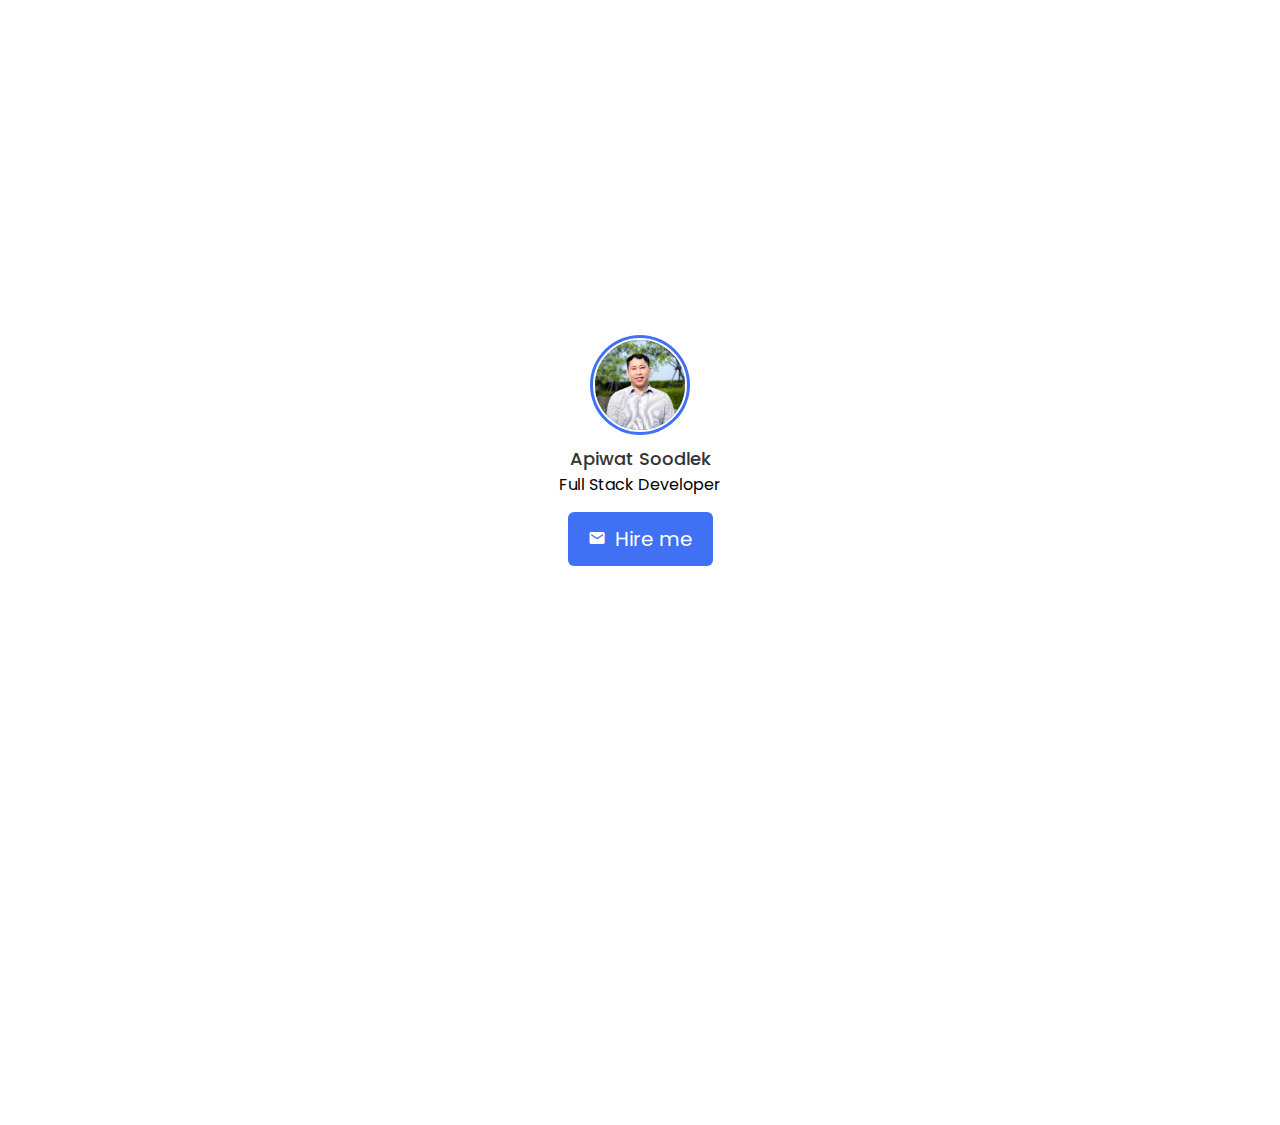
<file: animate-popup-model-box/index.html>
<!DOCTYPE html>
<html lang="en">
  <head>
    <meta charset="UTF-8" />
    <meta http-equiv="X-UA-Compatible" content="IE=edge" />
    <meta name="viewport" content="width=device-width, initial-scale=1.0" />
    <title>Animate Popup Model Box</title>
    <link rel="stylesheet" href="style.css" />
    <link
      href="https://unpkg.com/boxicons@2.1.1/css/boxicons.min.css"
      rel="stylesheet"
    />
  </head>
  <body>
    <section>
      <div class="profile">
        <div class="profile-img">
          <img src="profile.jpg" alt="" />
        </div>
        <span class="profile__name">Apiwat Soodlek</span>
        <span class="profile__profession">Full Stack Developer</span>
        <div class="profile__button" id="hireBtn">
          <i class="bx bxs-envelope">
            <button>Hire me</button>
          </i>
        </div>
      </div>

      <div class="popup-outer">
        <div class="popup-box">
          <i id="close" class="bx bx-x close"></i>
          <div class="profile-text">
            <img src="profile.jpg" alt="" />

            <div class="text">
              <span class="name">Apiwat Soodlek</span>
              <span class="profression">Full Stack Developer</span>
            </div>
          </div>
          <form action="">
            <textarea placeholder="Enter your message"></textarea>
            <div class="button">
              <button id="close" class="cancel">Cancel</button>
              <button class="send">Send</button>
            </div>
          </form>
        </div>
      </div>
    </section>

    <script src="script.js"></script>
  </body>
</html>
</file>
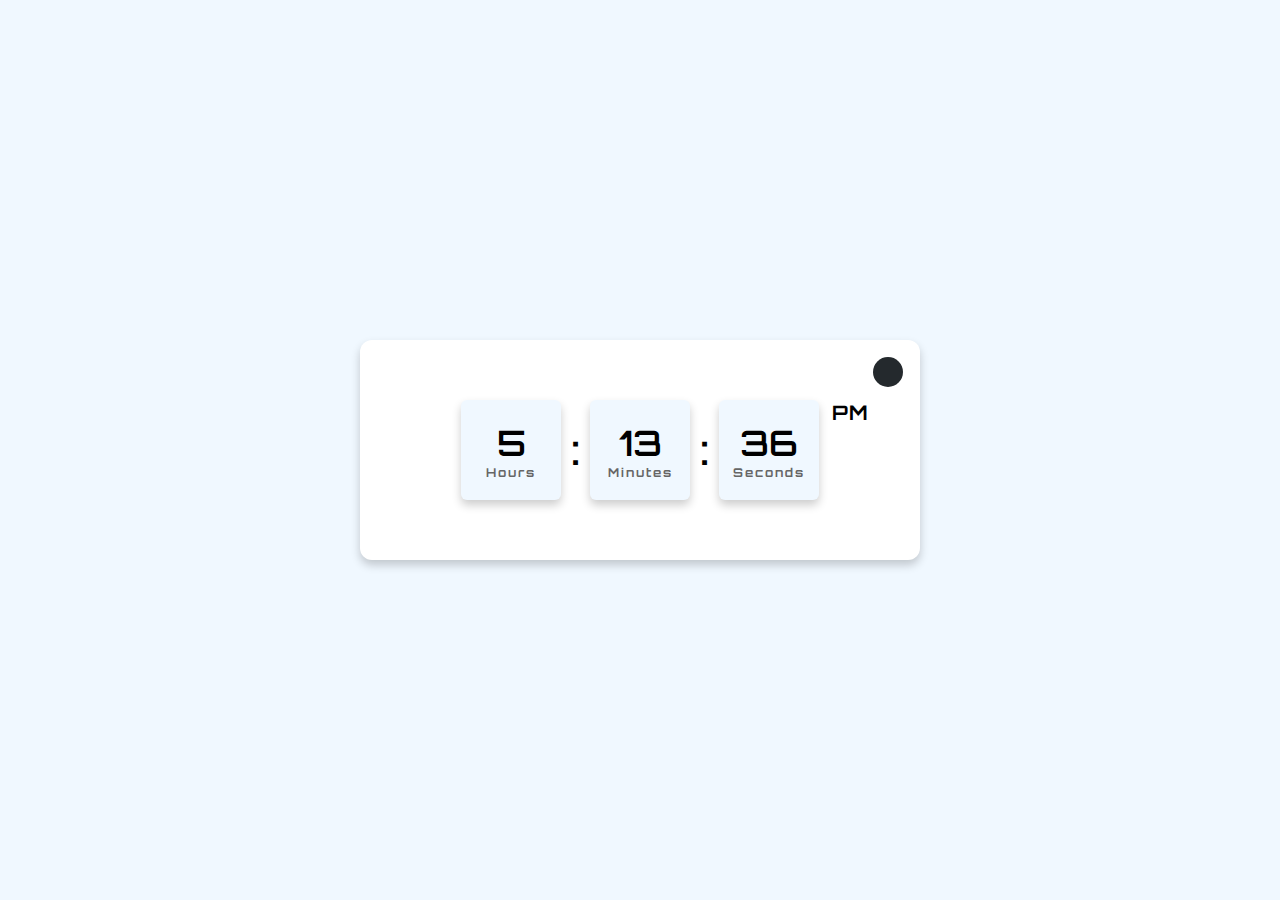
<file: dynamic digital clock/index.html>
<!DOCTYPE html>
<html lang="en">
  <head>
    <meta charset="UTF-8" />
    <meta http-equiv="X-UA-Compatible" content="IE=edge" />
    <meta name="viewport" content="width=device-width, initial-scale=1.0" />
    <title>Document</title>
    <link rel="stylesheet" href="style.css" />
    <link rel="stylesheet" href="https://cdnjs.cloudflare.com/ajax/libs/font-awesome/6.0.0-beta3/css/all.min.css" integrity="sha512-Fo3rlrZj/k7ujTnHg4CGR2D7kSs0v4LLanw2qksYuRlEzO+tcaEPQogQ0KaoGN26/zrn20ImR1DfuLWnOo7aBA==" crossorigin="anonymous" referrerpolicy="no-referrer" />
  </head>
  <body>
    <section>
      <div class="container">
          <div class="icons">
              <i class="fas fa-moon"></i>
              <i class="fas fa-sun"></i>
          </div>
        <div class="time">
          <div class="time-colon">
            <div class="time-text">
              <span class="num hour_num"> 08 </span>
              <span class="text">Hours</span>
            </div>
            <span class="colon">:</span>
          </div>
          <div class="time-colon">
            <div class="time-text">
              <span class="num min_num"> 45 </span>
              <span class="text">Minutes</span>
            </div>
            <span class="colon">:</span>
          </div>
          <div class="time-colon">
            <div class="time-text">
              <span class="num sec_num"> 45 </span>
              <span class="text">Seconds</span>
            </div>
            <span class="am_pm">AM</span>
          </div>
        </div>
      </div>
    </section>
    <script src="script.js"></script>
  </body>
</html>
</file>
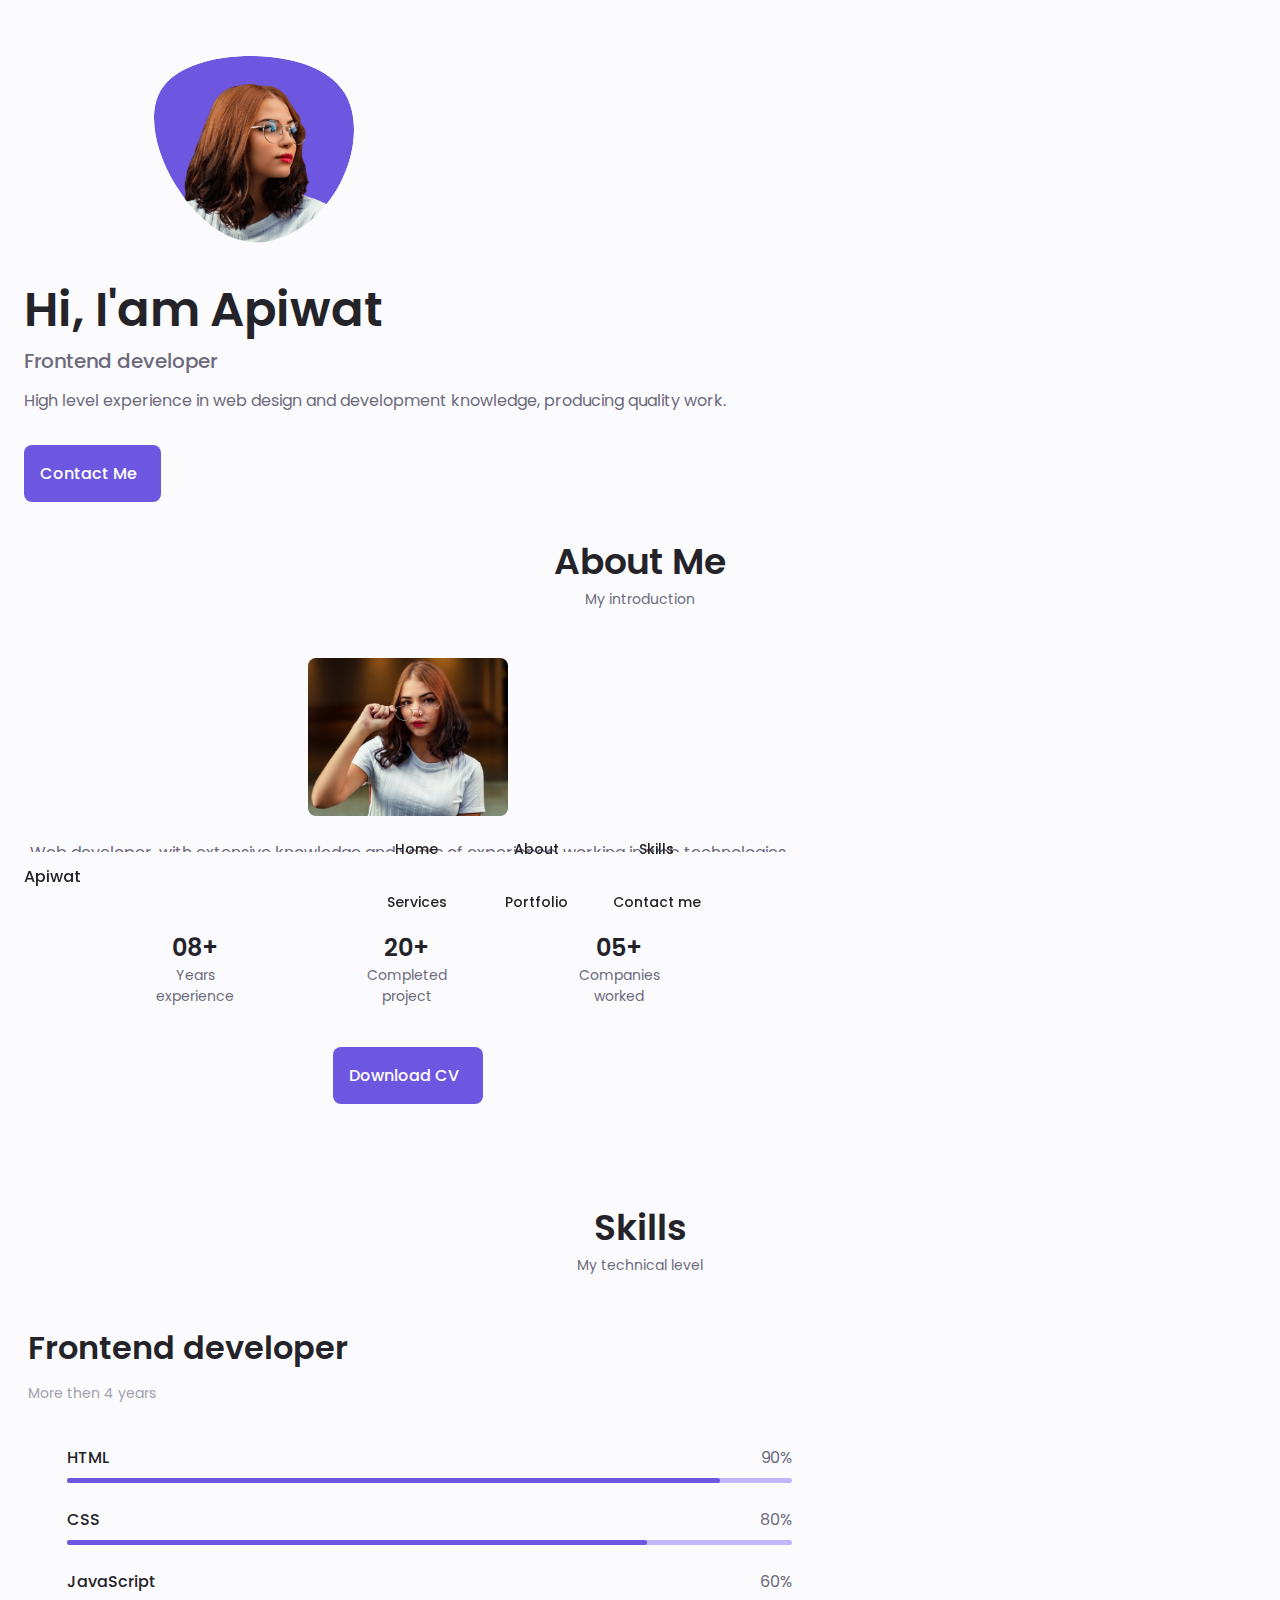
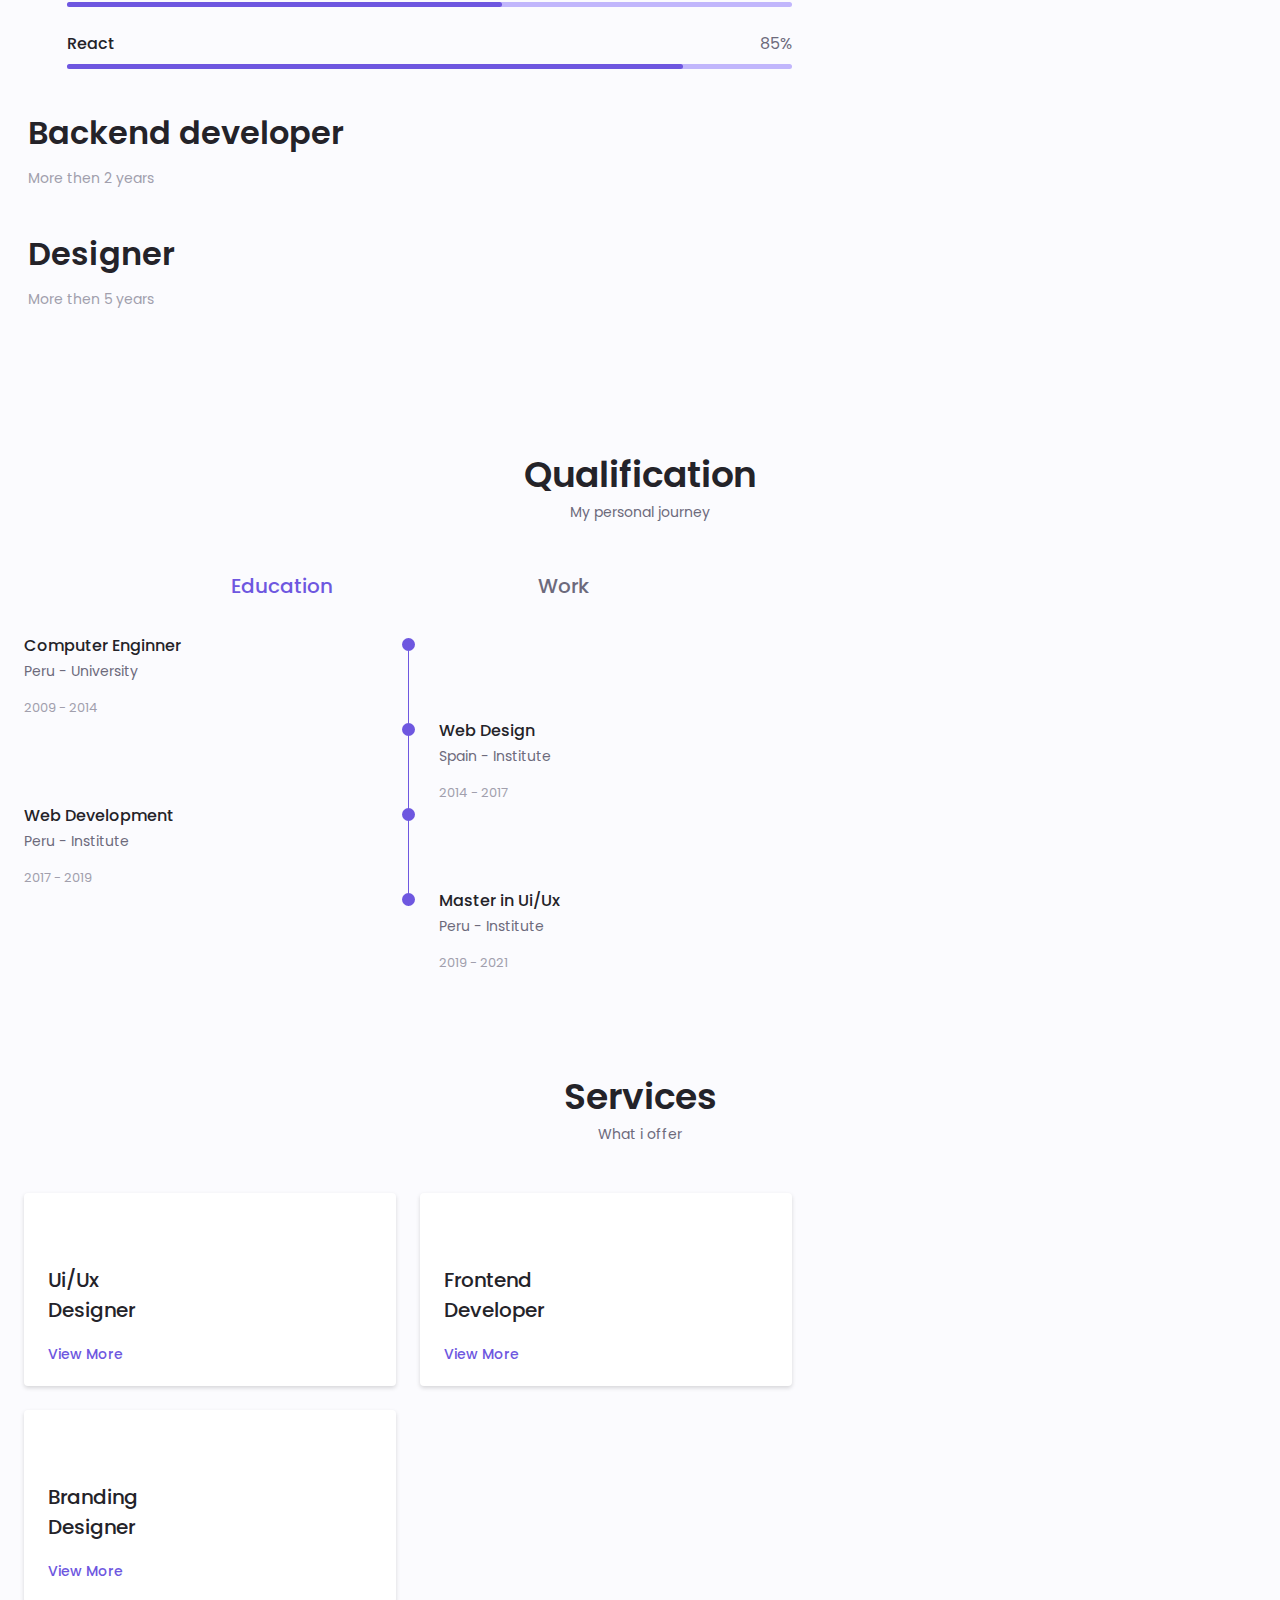
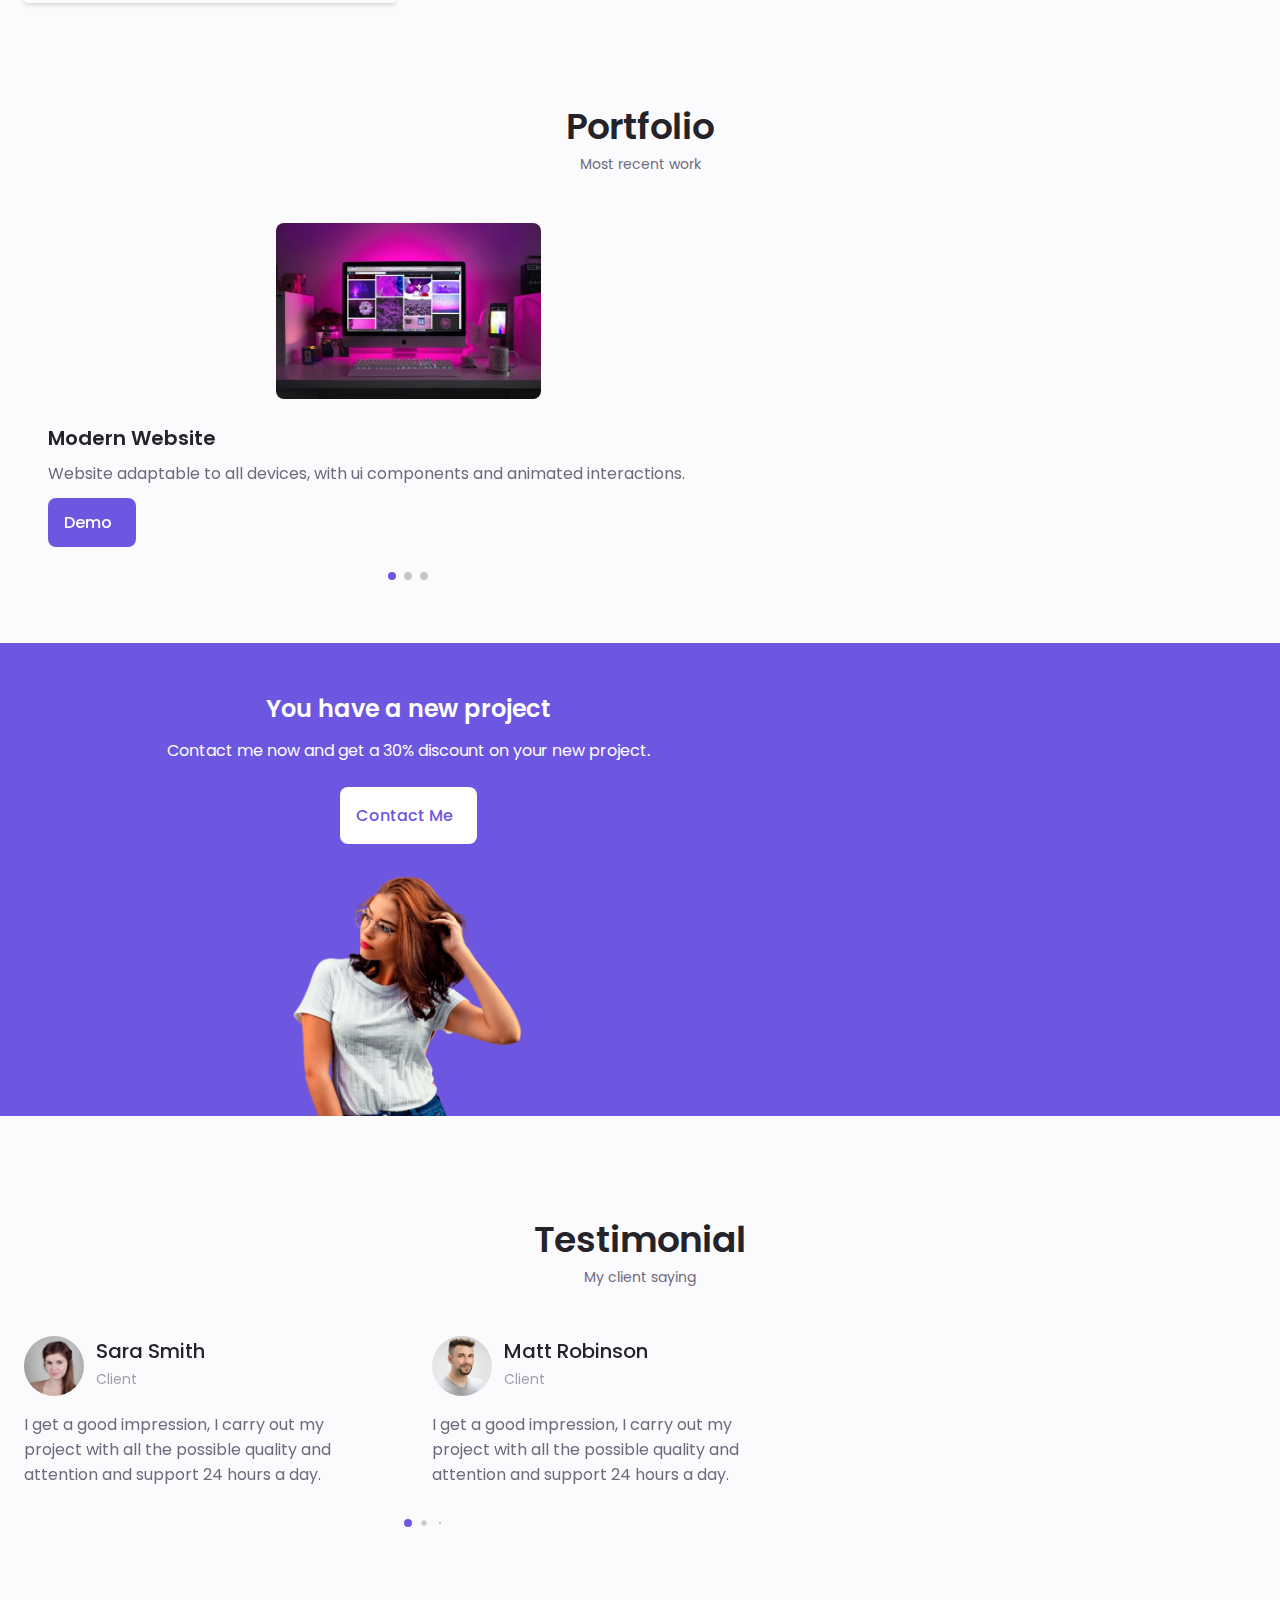
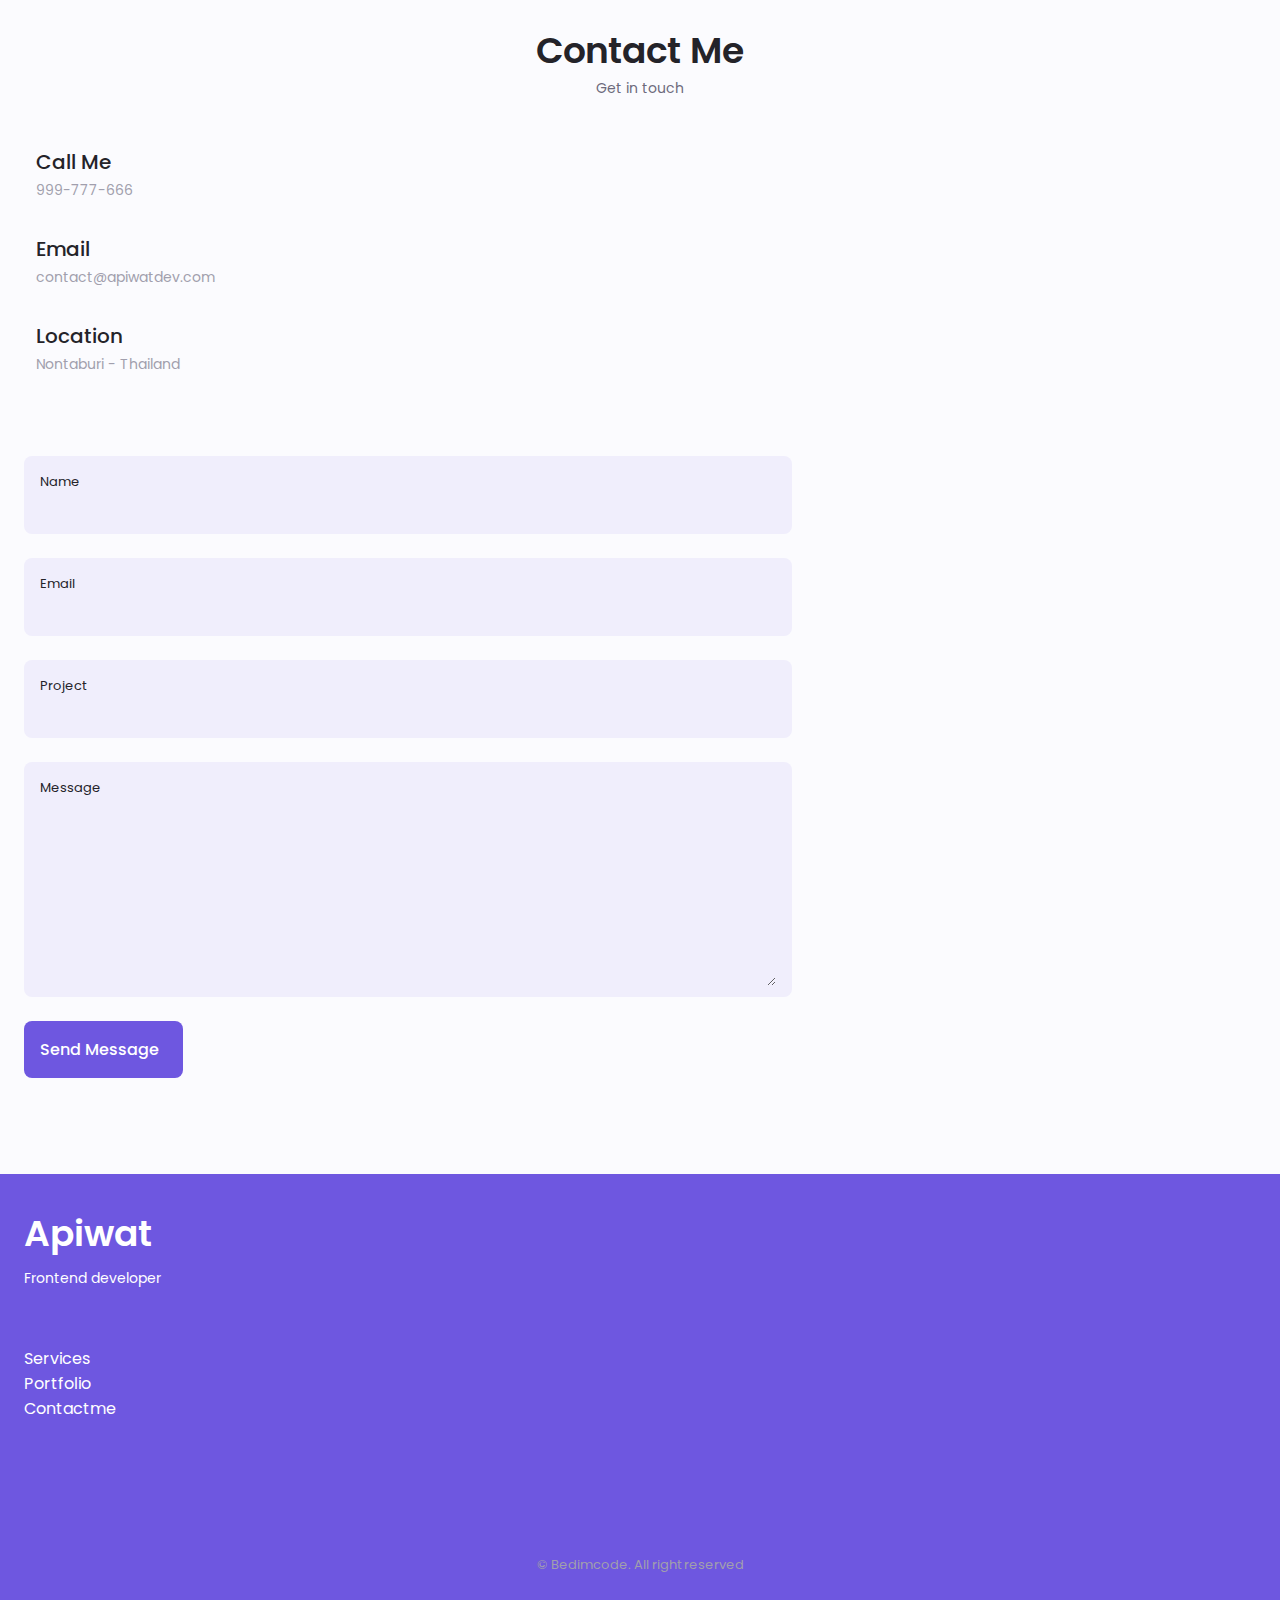
<file: personal-website-dark-light-mode/index.html>
<!DOCTYPE html>
<html lang="en">
  <head>
    <meta charset="UTF-8" />
    <meta http-equiv="X-UA-Compatible" content="IE=edge" />
    <meta name="viewport" content="width=device-width, initial-scale=1.0" />

    <!-- UNICONS -->
    <link
      rel="stylesheet"
      href="https://unicons.iconscout.com/release/v4.0.0/css/line.css"
    />
    <!-- SWIPER CSS -->
    <link rel="stylesheet" href="assets/css//swiper-bundle.min.css" />
    <!--  CSS -->
    <link rel="stylesheet" href="assets/css/styles.css" />
    <title>Responsive Portfolio Website</title>
  </head>

  <body>
    <!-- HEADER -->
    <header class="header" id="header">
      <nav class="nav container">
        <a href="" class="nav__logo">Apiwat</a>
        <div class="nav__menu" id="nav-menu">
          <ul class="nav__list grid">
            <li class="nav__item">
              <a href="#home" class="nav__link">
                <i class="uil uil-estate nav__icon"></i> Home
              </a>
            </li>
            <li class="nav__item">
              <a href="#about" class="nav__link"
                ><i class="uil uil-user nav__icon"></i> About</a
              >
            </li>
            <li class="nav__item">
              <a href="#skills" class="nav__link"
                ><i class="uil uil-file-alt nav__icon"></i>Skills</a
              >
            </li>
            <li class="nav__item">
              <a href="#services" class="nav__link"
                ><i class="uil uil-briefcase nav__icon"></i>Services</a
              >
            </li>
            <li class="nav__item">
              <a href="#portfolio" class="nav__link"
                ><i class="uil uil-scenery nav__icon"></i>Portfolio</a
              >
            </li>
            <li class="nav__item">
              <a href="#contact" class="nav__link"
                ><i class="uil uil-message nav__icon"></i>Contact me</a
              >
            </li>
          </ul>

          <i class="uil uil-times nav__close" id="nav-close"></i>
        </div>

        <div class="nav__btn">
          <div class="nav__toggle" id="nav-toggle">
            <i class="uil uil-apps"></i>
          </div>
        </div>
      </nav>
    </header>
    <!-- MAIN JS -->
    <main class="main">
      <!-- HOME -->
      <scetion class="home section" id="home">
        <div class="home__container container grid">
          <div class="home__content grid">
            <div class="home__social">
              <a
                href="https://www.linkedin.com/"
                target="_blank"
                class="home__social-icon"
                ><i class="uil uil-linkedin-alt"></i
              ></a>
              <a
                href="https://dribbble.com/"
                target="_blank"
                class="home__social-icon"
                ><i class="uil uil-dribbble"></i
              ></a>
              <a
                href="https://github.com/"
                target="_blank"
                class="home__social-icon"
                ><i class="uil uil-github-alt"></i
              ></a>
            </div>

            <div class="home__blob">
              <svg
                viewBox="0 0 200 187"
                xmlns="http://www.w3.org/2000/svg"
                xmlns:xlink="http://www.w3.org/1999/xlink"
              >
                <mask id="mask0" mask-type="alpha">
                  <path
                    d="M190.312 36.4879C206.582 62.1187 201.309 102.826 182.328 134.186C163.346 165.547 
                        130.807 187.559 100.226 186.353C69.6454 185.297 41.0228 161.023 21.7403 129.362C2.45775 
                        97.8511 -7.48481 59.1033 6.67581 34.5279C20.9871 10.1032 59.7028 -0.149132 97.9666 
                        0.00163737C136.23 0.303176 174.193 10.857 190.312 36.4879Z"
                  />
                </mask>
                <g mask="url(#mask0)">
                  <path
                    d="M190.312 36.4879C206.582 62.1187 201.309 102.826 182.328 134.186C163.346 
                        165.547 130.807 187.559 100.226 186.353C69.6454 185.297 41.0228 161.023 21.7403 
                        129.362C2.45775 97.8511 -7.48481 59.1033 6.67581 34.5279C20.9871 10.1032 59.7028 
                        -0.149132 97.9666 0.00163737C136.23 0.303176 174.193 10.857 190.312 36.4879Z"
                  />

                  <image
                    class="home__blob-img"
                    x="12"
                    y="18"
                    xlink:href="assets/img/perfil.png"
                  />
                </g>
              </svg>
            </div>

            <div class="home__data">
              <h1 class="home__title">Hi, I'am Apiwat</h1>
              <h3 class="home__subtitle">Frontend developer</h3>
              <p class="home__description">
                High level experience in web design and development knowledge,
                producing quality work.
              </p>
              <a href="#contact" class="button button--flex">
                Contact Me <i class="uil uil-message button__icon"></i>
              </a>
            </div>
          </div>
          <div class="home__scroll">
            <a href="#about" class="home__scroll-button button--flex"
              ><i class="uil uil-mouse-alt home__scroll-mouse"></i>
              <span class="home__scroll-name">Scroll down</span>
              <i class="uil uil-arrow-down home__scroll-arrow"></i>
            </a>
          </div>
        </div>
      </scetion>
      <!-- ABOUT -->
      <section class="about section" id="about">
        <h2 class="section__title">About Me</h2>
        <span class="section__subtitle">My introduction</span>
        <div class="about__container container grid">
          <img src="assets/img/about.jpg" alt="" class="about__img" />
          <div class="about__data">
            <p class="about__description">
              Web developer, with extensive knowledge and years of experience,
              working in web technologies and Ui / Ux design, delivering quality
              work.
            </p>

            <div class="about__info">
              <div>
                <span class="about__info-title">08+</span>
                <span class="about__info-name"
                  >Years <br />
                  experience</span
                >
              </div>
              <div>
                <span class="about__info-title">20+</span>
                <span class="about__info-name"
                  >Completed <br />
                  project</span
                >
              </div>
              <div>
                <span class="about__info-title">05+</span>
                <span class="about__info-name"
                  >Companies <br />
                  worked</span
                >
              </div>
            </div>
            <div class="about__buttons">
              <a
                download=""
                href="assets/pdf//Alexa-Cv.pdf"
                class="button button--flex"
              >
                Download CV<i class="uil uil-download-alt button__icon"></i>
              </a>
            </div>
          </div>
        </div>
      </section>
      <!-- SKILLS -->
      <section class="skills section" id="skills">
        <h2 class="section__title">Skills</h2>
        <span class="section__subtitle">My technical level</span>
        <div class="skills__container container grid">
          <div>
            <!-- SKILLS 1 -->
            <div class="skills__content skills__open">
              <div class="skills__header">
                <i class="uil uil-brackets-curly skills__icon"></i>
                <div>
                  <h1 class="skills__titles">Frontend developer</h1>
                  <span class="skills__subtitle">More then 4 years</span>
                </div>
                <i class="uil uil-angle-down skills__arrow"></i>
              </div>

              <div class="skills__list grid">
                <div class="skills__data">
                  <div class="skills__titles">
                    <h3 class="skills__name">HTML</h3>
                    <span class="skills__number">90%</span>
                  </div>
                  <div class="skills__bar">
                    <span class="skills__percentage skills__html"></span>
                  </div>
                </div>
                <div class="skills__data">
                  <div class="skills__titles">
                    <h3 class="skills__name">CSS</h3>
                    <span class="skills__number">80%</span>
                  </div>
                  <div class="skills__bar">
                    <span class="skills__percentage skills__css"></span>
                  </div>
                </div>
                <div class="skills__data">
                  <div class="skills__titles">
                    <h3 class="skills__name">JavaScript</h3>
                    <span class="skills__number">60%</span>
                  </div>
                  <div class="skills__bar">
                    <span class="skills__percentage skills__js"></span>
                  </div>
                </div>
                <div class="skills__data">
                  <div class="skills__titles">
                    <h3 class="skills__name">React</h3>
                    <span class="skills__number">85%</span>
                  </div>
                  <div class="skills__bar">
                    <span class="skills__percentage skills__react"></span>
                  </div>
                </div>
              </div>
            </div>
            <!-- SKILLS 2 -->
            <div class="skills__content skills__close">
              <div class="skills__header">
                <i class="uil uil-server-network skills__icon"></i>
                <div>
                  <h1 class="skills__titles">Backend developer</h1>
                  <span class="skills__subtitle">More then 2 years</span>
                </div>
                <i class="uil uil-angle-down skills__arrow"></i>
              </div>

              <div class="skills__list grid">
                <div class="skills__data">
                  <div class="skills__titles">
                    <h3 class="skills__name">PHP</h3>
                    <span class="skills__number">80%</span>
                  </div>
                  <div class="skills__bar">
                    <span class="skills__percentage skills__php"></span>
                  </div>
                </div>
                <div class="skills__data">
                  <div class="skills__titles">
                    <h3 class="skills__name">Node Js</h3>
                    <span class="skills__number">70%</span>
                  </div>
                  <div class="skills__bar">
                    <span class="skills__percentage skills__node"></span>
                  </div>
                </div>
                <div class="skills__data">
                  <div class="skills__titles">
                    <h3 class="skills__name">Firebase</h3>
                    <span class="skills__number">90%</span>
                  </div>
                  <div class="skills__bar">
                    <span class="skills__percentage skills__firebase"></span>
                  </div>
                </div>
                <div class="skills__data">
                  <div class="skills__titles">
                    <h3 class="skills__name">Python</h3>
                    <span class="skills__number">55%</span>
                  </div>
                  <div class="skills__bar">
                    <span class="skills__percentage skills__python"></span>
                  </div>
                </div>
              </div>
            </div>
          </div>
          <div>
            <!-- SKILLS 3 -->
            <div class="skills__content skills__close">
              <div class="skills__header">
                <i class="uil uil-swatchbook skills__icon"></i>
                <div>
                  <h1 class="skills__titles">Designer</h1>
                  <span class="skills__subtitle">More then 5 years</span>
                </div>
                <i class="uil uil-angle-down skills__arrow"></i>
              </div>

              <div class="skills__list grid">
                <div class="skills__data">
                  <div class="skills__titles">
                    <h3 class="skills__name">Figma</h3>
                    <span class="skills__number">90%</span>
                  </div>
                  <div class="skills__bar">
                    <span class="skills__percentage skills__figma"></span>
                  </div>
                </div>
                <div class="skills__data">
                  <div class="skills__titles">
                    <h3 class="skills__name">Sketch</h3>
                    <span class="skills__number">85%</span>
                  </div>
                  <div class="skills__bar">
                    <span class="skills__percentage skills__sketch"></span>
                  </div>
                </div>
                <div class="skills__data">
                  <div class="skills__titles">
                    <h3 class="skills__name">Photoshop</h3>
                    <span class="skills__number">85%</span>
                  </div>
                  <div class="skills__bar">
                    <span class="skills__percentage skills__photoshop"></span>
                  </div>
                </div>
              </div>
            </div>
          </div>
        </div>
      </section>
      <!-- QUALIFICATION -->
      <section class="qualification section">
        <h2 class="section__title">Qualification</h2>
        <span class="section__subtitle">My personal journey</span>
        <div class="qualification__container container">
          <div class="qualification__tabs">
            <div
              class="qualification__button button--flex qualification__active"
              data-target="#education"
            >
              <i class="uil uil-graduation-cap qualification__icon"></i>
              Education
            </div>
            <div class="qualification__button button--flex" data-target="#work">
              <i class="uil uil-briefcase-alt qualification__icon"></i>
              Work
            </div>
          </div>

          <div class="qualification__sections">
            <!-- QUALIFICATION CONTENT 1 -->
            <dev
              class="qualification__content qualification__active"
              data-content
              id="education"
            >
              <!-- QUALIFICATION 1 -->
              <div class="qualification__data">
                <div>
                  <h3 class="qualification__title">Computer Enginner</h3>
                  <span class="qualification__subtitle">Peru - University</span>
                  <div class="qualification__calender">
                    <i class="uil uil-calendar-alt"></i>
                    2009 - 2014
                  </div>
                </div>
                <div>
                  <span class="qualification__rounder"></span
                  ><span class="qualification__line"></span>
                </div>
              </div>
              <!-- QUALIFICATION 2 -->
              <div class="qualification__data">
                <div></div>

                <div>
                  <span class="qualification__rounder"></span
                  ><span class="qualification__line"></span>
                </div>
                <div>
                  <h3 class="qualification__title">Web Design</h3>
                  <span class="qualification__subtitle">Spain - Institute</span>
                  <div class="qualification__calender">
                    <i class="uil uil-calendar-alt"></i>
                    2014 - 2017
                  </div>
                </div>
              </div>
              <!-- QUALIFICATION 3 -->
              <div class="qualification__data">
                <div>
                  <h3 class="qualification__title">Web Development</h3>
                  <span class="qualification__subtitle">Peru - Institute</span>
                  <div class="qualification__calender">
                    <i class="uil uil-calendar-alt"></i>
                    2017 - 2019
                  </div>
                </div>
                <div>
                  <span class="qualification__rounder"></span
                  ><span class="qualification__line"></span>
                </div>
              </div>
              <!-- QUALIFICATION 4 -->
              <div class="qualification__data">
                <div></div>

                <div>
                  <span class="qualification__rounder"></span>
                  <!-- <span class="qualification__line"></span> -->
                </div>
                <div>
                  <h3 class="qualification__title">Master in Ui/Ux</h3>
                  <span class="qualification__subtitle">Peru - Institute</span>
                  <div class="qualification__calender">
                    <i class="uil uil-calendar-alt"></i>
                    2019 - 2021
                  </div>
                </div>
              </div>
            </dev>
            <!-- QUALIFICATION CONTENT 2 -->
            <dev class="qualification__content" data-content id="work">
              <!-- QUALIFICATION 1 -->
              <div class="qualification__data">
                <div>
                  <h3 class="qualification__title">Software Enginner</h3>
                  <span class="qualification__subtitle">Microsoft - Peru</span>
                  <div class="qualification__calender">
                    <i class="uil uil-calendar-alt"></i>
                    2009 - 2014
                  </div>
                </div>
                <div>
                  <span class="qualification__rounder"></span
                  ><span class="qualification__line"></span>
                </div>
              </div>
              <!-- QUALIFICATION 2 -->
              <div class="qualification__data">
                <div></div>

                <div>
                  <span class="qualification__rounder"></span
                  ><span class="qualification__line"></span>
                </div>
                <div>
                  <h3 class="qualification__title">Frontend Developer</h3>
                  <span class="qualification__subtitle">App Inc - Spain</span>
                  <div class="qualification__calender">
                    <i class="uil uil-calendar-alt"></i>
                    2018 - 2020
                  </div>
                </div>
              </div>
              <!-- QUALIFICATION 3 -->
              <div class="qualification__data">
                <div>
                  <h3 class="qualification__title">Ui Designer</h3>
                  <span class="qualification__subtitle">Figma - Spain</span>
                  <div class="qualification__calender">
                    <i class="uil uil-calendar-alt"></i>
                    2017 - 2019
                  </div>
                </div>
                <div>
                  <span class="qualification__rounder"></span>
                  <!-- <span class="qualification__line"></span> -->
                </div>
              </div>
            </dev>
          </div>
        </div>
      </section>
      <!-- SERVICES -->
      <section class="services section" id="services">
        <h2 class="section__title">Services</h2>
        <span class="section__subtitle">What i offer</span>

        <div class="services__container container grid">
          <!-- SERVICES 1 -->
          <div class="services__content">
            <div>
              <i class="uil uil-web-grid services__icon"></i>
              <h3 class="services__title">
                Ui/Ux <br />
                Designer
              </h3>
            </div>

            <span
              class="button button--flex button--small button--link services__button"
            >
              View More <i class="uil uil-arrow-right button__icon"></i>
            </span>

            <div class="services__model">
              <div class="services__model-content">
                <h4 class="services__model-title">
                  Ui/Ux <br />
                  Designer
                </h4>
                <i class="uil uil-times services__model-close"></i>

                <ul class="services__model-services grid">
                  <li class="services__model-service">
                    <i class="uil uil-check-circle services__model-icon"></i>
                    <p>I develop the user interface.</p>
                  </li>
                  <li class="services__model-service">
                    <i class="uil uil-check-circle services__model-icon"></i>
                    <p>Web page development.</p>
                  </li>
                  <li class="services__model-service">
                    <i class="uil uil-check-circle services__model-icon"></i>
                    <p>I create ux element interactions.</p>
                  </li>
                  <li class="services__model-service">
                    <i class="uil uil-check-circle services__model-icon"></i>
                    <p>I position your company brand.</p>
                  </li>
                </ul>
              </div>
            </div>
          </div>
          <!-- SERVICES 2 -->
          <div class="services__content">
            <div>
              <i class="uil uil-arrow services__icon"></i>
              <h3 class="services__title">
                Frontend <br />
                Developer
              </h3>
            </div>

            <span
              class="button button--flex button--small button--link services__button"
            >
              View More <i class="uil uil-arrow-right button__icon"></i>
            </span>

            <div class="services__model">
              <div class="services__model-content">
                <h4 class="services__model-title">
                  Frontend <br />
                  Developer
                </h4>
                <i class="uil uil-times services__model-close"></i>

                <ul class="services__model-services grid">
                  <li class="services__model-service">
                    <i class="uil uil-check-circle services__model-icon"></i>
                    <p>I develop the user interface.</p>
                  </li>
                  <li class="services__model-service">
                    <i class="uil uil-check-circle services__model-icon"></i>
                    <p>Web page development.</p>
                  </li>
                  <li class="services__model-service">
                    <i class="uil uil-check-circle services__model-icon"></i>
                    <p>I create ux element interactions.</p>
                  </li>
                  <li class="services__model-service">
                    <i class="uil uil-check-circle services__model-icon"></i>
                    <p>I position your company brand.</p>
                  </li>
                </ul>
              </div>
            </div>
          </div>
          <!-- SERVICES 3 -->
          <div class="services__content">
            <div>
              <i class="uil uil-pen services__icon"></i>
              <h3 class="services__title">
                Branding <br />
                Designer
              </h3>
            </div>

            <span
              class="button button--flex button--small button--link services__button"
            >
              View More <i class="uil uil-arrow-right button__icon"></i>
            </span>

            <div class="services__model">
              <div class="services__model-content">
                <h4 class="services__model-title">
                  Branding <br />
                  Designer
                </h4>
                <i class="uil uil-times services__model-close"></i>

                <ul class="services__model-services grid">
                  <li class="services__model-service">
                    <i class="uil uil-check-circle services__model-icon"></i>
                    <p>I develop the user interface.</p>
                  </li>
                  <li class="services__model-service">
                    <i class="uil uil-check-circle services__model-icon"></i>
                    <p>Web page development.</p>
                  </li>
                  <li class="services__model-service">
                    <i class="uil uil-check-circle services__model-icon"></i>
                    <p>I create ux element interactions.</p>
                  </li>
                  <li class="services__model-service">
                    <i class="uil uil-check-circle services__model-icon"></i>
                    <p>I position your company brand.</p>
                  </li>
                </ul>
              </div>
            </div>
          </div>
        </div>
      </section>

      <!-- PORTFOLIO -->
      <section class="portfolio section" id="portfolio">
        <h2 class="section__title">Portfolio</h2>
        <span class="section__subtitle">Most recent work</span>

        <div class="portfolio__container container swiper-container">
          <div class="swiper-wrapper">
            <!-- PORTFOLIO 1 -->
            <div class="portfolio__content grid swiper-slide">
              <img
                src="assets/img//portfolio1.jpg"
                alt=""
                class="portfolio__img"
              />
              <div class="portfolio__data">
                <h3 class="portfolio__title">Modern Website</h3>
                <p class="portfolio__description">
                  Website adaptable to all devices, with ui components and
                  animated interactions.
                </p>

                <a
                  href=""
                  class="button button--flex button--small portfolio__button"
                >
                  Demo
                  <i class="uil uil-arrow-right button__icon"></i>
                </a>
              </div>
            </div>
            <!-- PORTFOLIO 2 -->
            <div class="portfolio__content grid swiper-slide">
              <img
                src="assets/img//portfolio2.jpg"
                alt=""
                class="portfolio__img"
              />
              <div class="portfolio__data">
                <h3 class="portfolio__title">Brand Design</h3>
                <p class="portfolio__description">
                  Website adaptable to all devices, with ui components and
                  animated interactions.
                </p>

                <a
                  href=""
                  class="button button--flex button--small portfolio__button"
                >
                  Demo
                  <i class="uil uil-arrow-right button__icon"></i>
                </a>
              </div>
            </div>
            <!-- PORTFOLIO 3 -->
            <div class="portfolio__content grid swiper-slide">
              <img
                src="assets/img//portfolio3.jpg"
                alt=""
                class="portfolio__img"
              />
              <div class="portfolio__data">
                <h3 class="portfolio__title">Online Store</h3>
                <p class="portfolio__description">
                  Website adaptable to all devices, with ui components and
                  animated interactions.
                </p>

                <a
                  href=""
                  class="button button--flex button--small portfolio__button"
                >
                  Demo
                  <i class="uil uil-arrow-right button__icon"></i>
                </a>
              </div>
            </div>
          </div>
          <!-- Add Arrows -->
          <div class="swiper-button-next">
            <i class="uil uil-angle-right-b swiper-portfolio-icon"></i>
          </div>
          <div class="swiper-button-prev">
            <i class="uil uil-angle-left-b swiper-portfolio-icon"></i>
          </div>

          <!-- Add Pagination -->
          <div class="swiper-pagination"></div>
        </div>
      </section>

      <!-- PROJECT IN MIND -->
      <section class="project section">
        <div class="project__bg">
          <div class="project__container container grid">
            <div class="project__data">
              <h2 class="project__title">You have a new project</h2>
              <p class="project__description">
                Contact me now and get a 30% discount on your new project.
              </p>
              <a href="#" class="button button--flex button--white">
                Contact Me
                <i class="uil uil-message project__icon button__icon"></i>
              </a>
            </div>

            <img src="assets/img//project.png" alt="" class="project__img" />
          </div>
        </div>
      </section>

      <!-- TESTIMONIAL -->
      <section class="testimonial section">
        <h2 class="section__title">Testimonial</h2>
        <span class="section__subtitle">My client saying</span>
        <div class="testimonial__container container swiper-container">
          <div class="swiper-wrapper">
            <!-- TESTIMONIAL 1 -->
            <div class="testimonial__content swiper-slide">
              <div class="testimonial__data">
                <div class="testimonial__header">
                  <img
                    src="assets/img//testimonial1.jpg"
                    alt=""
                    class="testimonial__img"
                  />

                  <div>
                    <h3 class="testimonial__name">Sara Smith</h3>
                    <span class="testimonial__client">Client</span>
                  </div>
                </div>
                <div>
                  <i class="uil uil-star testimonial__icon-star"></i>
                  <i class="uil uil-star testimonial__icon-star"></i>
                  <i class="uil uil-star testimonial__icon-star"></i>
                  <i class="uil uil-star testimonial__icon-star"></i>
                  <i class="uil uil-star testimonial__icon-star"></i>
                </div>
              </div>
              <p class="testimonial__description">
                I get a good impression, I carry out my project with all the
                possible quality and attention and support 24 hours a day.
              </p>
            </div>

            <!-- TESTIMONIAL 2 -->
            <div class="testimonial__content swiper-slide">
              <div class="testimonial__data">
                <div class="testimonial__header">
                  <img
                    src="assets/img//testimonial2.jpg"
                    alt=""
                    class="testimonial__img"
                  />

                  <div>
                    <h3 class="testimonial__name">Matt Robinson</h3>
                    <span class="testimonial__client">Client</span>
                  </div>
                </div>
                <div>
                  <i class="uil uil-star testimonial__icon-star"></i>
                  <i class="uil uil-star testimonial__icon-star"></i>
                  <i class="uil uil-star testimonial__icon-star"></i>
                  <i class="uil uil-star testimonial__icon-star"></i>
                  <i class="uil uil-star testimonial__icon-star"></i>
                </div>
              </div>
              <p class="testimonial__description">
                I get a good impression, I carry out my project with all the
                possible quality and attention and support 24 hours a day.
              </p>
            </div>

            <!-- TESTIMONIAL 3 -->
            <div class="testimonial__content swiper-slide">
              <div class="testimonial__data">
                <div class="testimonial__header">
                  <img
                    src="assets/img//testimonial3.jpg"
                    alt=""
                    class="testimonial__img"
                  />

                  <div>
                    <h3 class="testimonial__name">Raul Harries</h3>
                    <span class="testimonial__client">Client</span>
                  </div>
                </div>
                <div>
                  <i class="uil uil-star testimonial__icon-star"></i>
                  <i class="uil uil-star testimonial__icon-star"></i>
                  <i class="uil uil-star testimonial__icon-star"></i>
                  <i class="uil uil-star testimonial__icon-star"></i>
                  <i class="uil uil-star testimonial__icon-star"></i>
                </div>
              </div>
              <p class="testimonial__description">
                I get a good impression, I carry out my project with all the
                possible quality and attention and support 24 hours a day.
              </p>
            </div>
          </div>
          <div class="swiper-pagination swiper-pagination-testimonial"></div>
        </div>
      </section>

      <!-- CONTACT ME -->
      <section class="contact section" id="contact">
        <h2 class="section__title">Contact Me</h2>
        <span class="section__subtitle">Get in touch</span>

        <div class="contact__container container grid">
          <div>
            <div class="contact__information">
              <i class="uil uil-phone contact__icon"></i>
              <div>
                <h2 class="contact__title">Call Me</h2>
                <span class="contact__subtitle">999-777-666</span>
              </div>
            </div>
            <div class="contact__information">
              <i class="uil uil-envelope contact__icon"></i>
              <div>
                <h2 class="contact__title">Email</h2>
                <span class="contact__subtitle">contact@apiwatdev.com</span>
              </div>
            </div>
            <div class="contact__information">
              <i class="uil uil-map-marker contact__icon"></i>
              <div>
                <h2 class="contact__title">Location</h2>
                <span class="contact__subtitle">Nontaburi - Thailand</span>
              </div>
            </div>
          </div>

          <from class="contact__from grid">
            <div class="contact__inputs grid">
              <div class="contact__content">
                <label for="" class="contact__label">Name</label>
                <input type="text" class="contact__input" />
              </div>
              <div class="contact__content">
                <label for="" class="contact__label">Email</label>
                <input type="email" class="contact__input" />
              </div>
            </div>
            <div class="contact__content">
              <label for="" class="contact__label">Project</label>
              <input type="text" class="contact__input" />
            </div>
            <div class="contact__content">
              <label for="" class="contact__label">Message</label>
              <textarea
                name=""
                id=""
                cols="0"
                rows="7"
                class="contact__input"
              ></textarea>
            </div>

            <div>
              <a href="#" class="button button--flex">
                Send Message
                <i class="uil uil-message button__icon"></i>
              </a>
            </div>
          </from>
        </div>
      </section>

      <!-- FOOTER -->
      <footer class="footer">
        <div class="footer__bg">
          <div class="footer__container container grid">
            <div>
              <h1 class="footer__title">Apiwat</h1>
              <span class="footer__subtitle">Frontend developer</span>
            </div>

            <ul class="footer__links">
              <li><a href="#services" class="footer__link">Services</a></li>
              <li><a href="#portfolio" class="footer__link">Portfolio</a></li>
              <li><a href="#contact" class="footer__link">Contactme</a></li>
            </ul>

            <div class="footer__socials">
              <a href="https://www.facebook.com/"target="blank" class="footer__social">
                <i class="uil uil-facebook-f"></i>
              </a>
              <a href="https://www.instagram.com/"target="blank" class="footer__social">
                <i class="uil uil-instagram"></i>
              </a>
              <a href="https://twitter.com/" target="blank"class="footer__social">
                <i class="uil uil-twitter-alt"></i>
              </a>
            </div>
          </div>

          <p class="footer__copy">&#169; Bedimcode. All right reserved</p>
        </div>
      </footer>
    </main>
    <script src="assets/js/swiper-bundle.min.js"></script>
    <script src="assets/js/main.js"></script>
  </body>
</html>
</file>
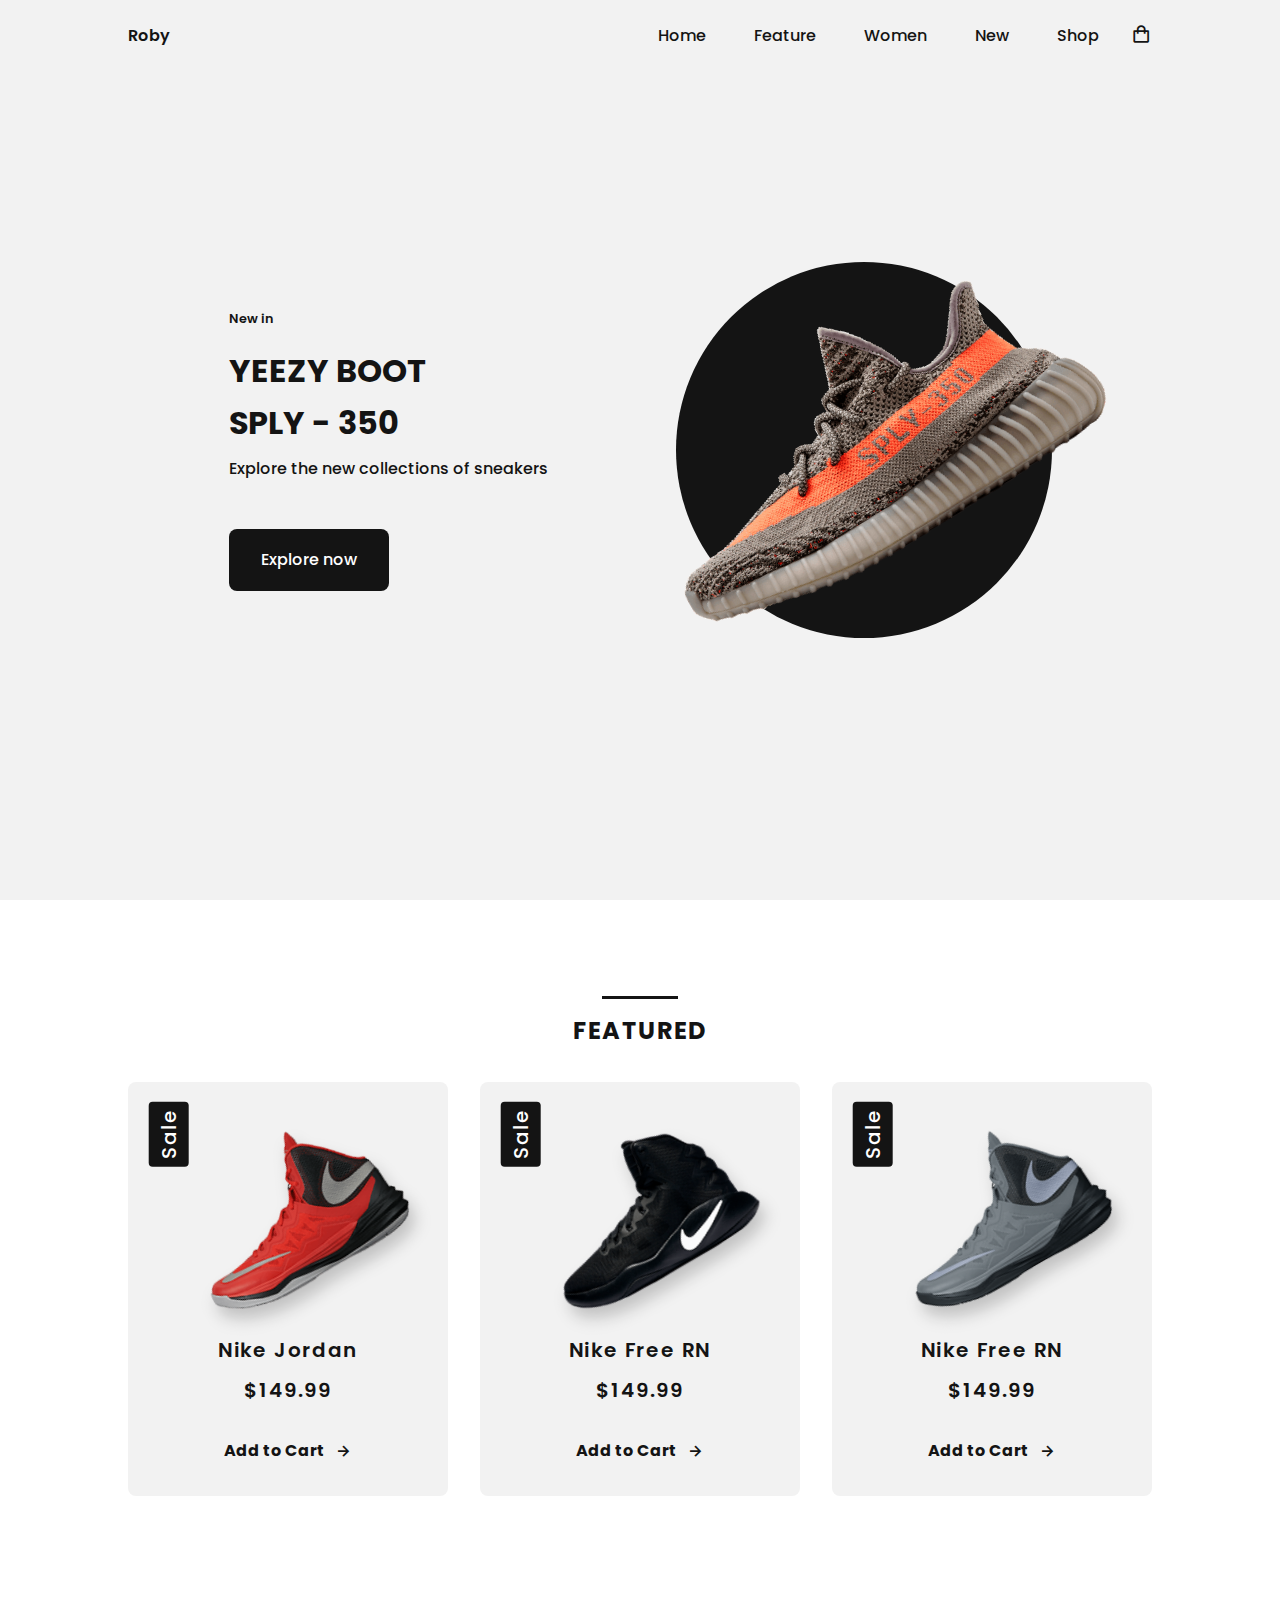
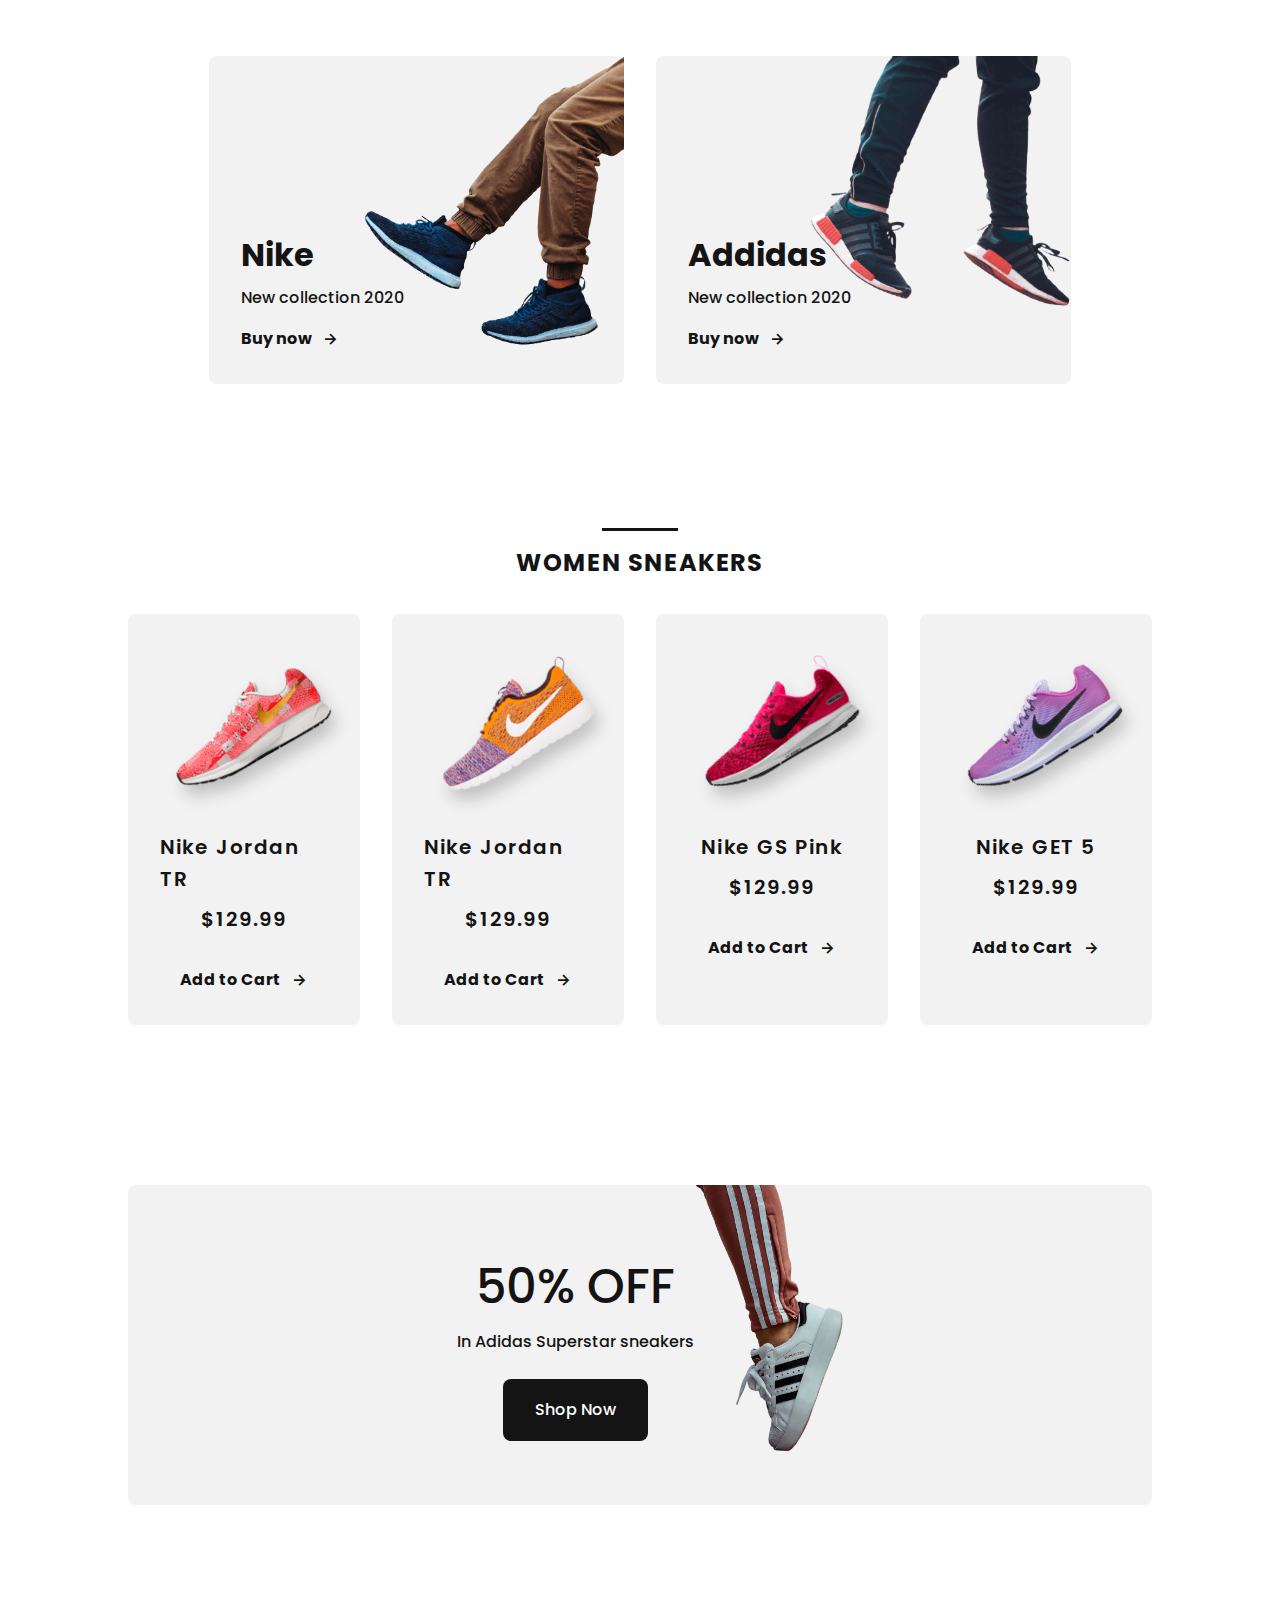
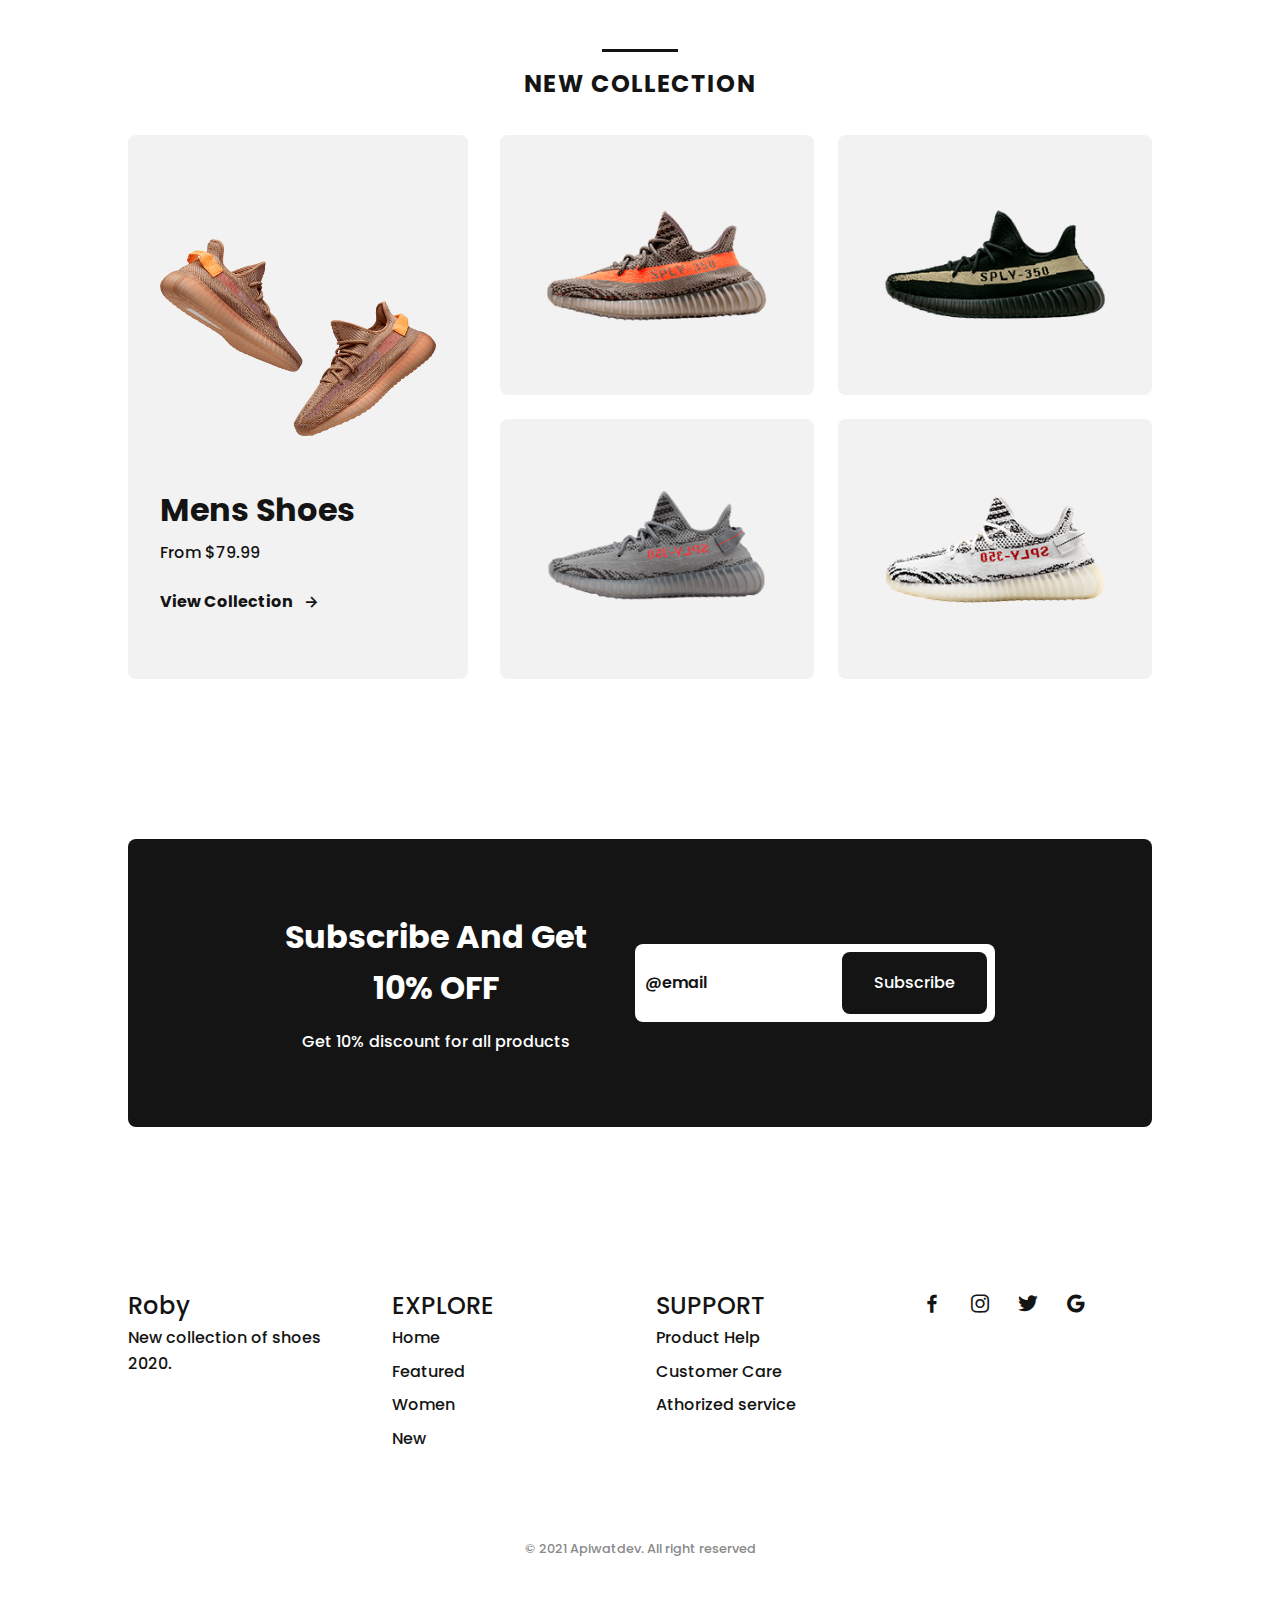
<file: responsive-ecommerce/index.html>
<!DOCTYPE html>
<html lang="en">
  <head>
    <meta charset="UTF-8" />
    <meta http-equiv="X-UA-Compatible" content="IE=edge" />
    <meta name="viewport" content="width=device-width, initial-scale=1.0" />
    <link
      href="https://unpkg.com/boxicons@2.1.1/css/boxicons.min.css"
      rel="stylesheet"
    />
    <link rel="stylesheet" href="./assets/css/styles.css" />
    <title>Responsive ecommerce websit sneakers</title>
  </head>
  <body>
    <header class="l-header header">
      <nav class="nav bd-grid">
        <div class="nav__toggle" id="nav-toggle">
          <i class="bx bxs-grid"></i>
        </div>

        <a href="#" class="nav__logo">Roby</a>
        <div class="nav__menu" id="nav-menu">
          <ul class="nav__list">
            <li class="nav__item">
              <a href="#home" class="nav__link">Home</a>
            </li>
            <li class="nav__item">
              <a href="#featured" class="nav__link">Feature</a>
            </li>
            <li class="nav__item">
              <a href="#women" class="nav__link">Women</a>
            </li>
            <li class="nav__item"><a href="#new" class="nav__link">New</a></li>
            <li class="nav__item"><a href="./shop.html" class="nav__link">Shop</a></li>
          </ul>
        </div>

        <div class="nav__shop">
          <i class="bx bx-shopping-bag"></i>
        </div>
      </nav>
    </header>

    <main class="l-main">
      <!-- ======== HOME ========== -->
      <section class="home" id="home">
        <div class="home__container bd-grid">
          <div class="home__sneaker">
            <div class="home__shape"></div>
            <img src="assets/img/imghome.png" alt="" class="home__img" />
          </div>

          <div class="home__data">
            <span class="home__new">New in</span>
            <h1 class="home__title">
              YEEZY BOOT <br />
              SPLY - 350
            </h1>
            <p class="home__description">
              Explore the new collections of sneakers
            </p>
            <a href="#" class="button">Explore now</a>
          </div>
        </div>
      </section>

      <!-- ======== FEATURED ========== -->
      <section class="featured section" id="featured">
        <h2 class="section-title">FEATURED</h2>

        <div class="featured__container bd-grid">
          <article class="sneaker">
            <div class="sneaker__sale">Sale</div>
            <img src="assets/img/featured1.png" alt="" class="sneaker__img" />
            <span class="sneaker__name">Nike Jordan</span>
            <span class="sneaker__preci">$149.99</span>
            <a href="#" class="button-light"
              >Add to Cart <i class="bx bx-right-arrow-alt button-icon"></i
            ></a>
          </article>
          <article class="sneaker">
            <div class="sneaker__sale">Sale</div>
            <img src="assets/img/featured2.png" alt="" class="sneaker__img" />
            <span class="sneaker__name">Nike Free RN</span>
            <span class="sneaker__preci">$149.99</span>
            <a href="#" class="button-light"
              >Add to Cart <i class="bx bx-right-arrow-alt button-icon"></i
            ></a>
          </article>
          <article class="sneaker">
            <div class="sneaker__sale">Sale</div>
            <img src="assets/img/featured3.png" alt="" class="sneaker__img" />
            <span class="sneaker__name">Nike Free RN</span>
            <span class="sneaker__preci">$149.99</span>
            <a href="#" class="button-light"
              >Add to Cart <i class="bx bx-right-arrow-alt button-icon"></i
            ></a>
          </article>
        </div>
      </section>
      <!-- ======== COLLECTION ========== -->
      <section class="collection section">
        <div class="collection__container bd-grid">
          <div class="collection__card">
            <div class="collection__data">
              <h3 class="collection__name">Nike</h3>
              <p class="collection__description">New collection 2020</p>
              <a href="#" class="button-light"
                >Buy now <i class="bx bx-right-arrow-alt button-icon"></i
              ></a>
            </div>
            <img
              src="assets/img//collection1.png"
              alt=""
              class="collection__img"
            />
          </div>
          <div class="collection__card">
            <div class="collection__data">
              <h3 class="collection__name">Addidas</h3>
              <p class="collection__description">New collection 2020</p>
              <a href="#" class="button-light"
                >Buy now <i class="bx bx-right-arrow-alt button-icon"></i
              ></a>
            </div>
            <img
              src="assets/img//collection2.png"
              alt=""
              class="collection__img"
            />
          </div>
        </div>
      </section>
      <!-- ======== WOMEN SNEAKERS ========== -->

      <section class="women section" id="women">
        <h2 class="section-title">WOMEN SNEAKERS</h2>

        <div class="women__container bd-grid">
          <article class="sneaker">
            <img src="assets/img/women1.png" alt="" class="sneaker__img" />
            <span class="sneaker__name">Nike Jordan TR</span>
            <span class="sneaker__preci">$129.99</span>
            <a href="#" class="button-light"
              >Add to Cart <i class="bx bx-right-arrow-alt button-icon"></i
            ></a>
          </article>

          <article class="sneaker">
            <img src="assets/img/women2.png" alt="" class="sneaker__img" />
            <span class="sneaker__name">Nike Jordan TR</span>
            <span class="sneaker__preci">$129.99</span>
            <a href="#" class="button-light"
              >Add to Cart <i class="bx bx-right-arrow-alt button-icon"></i
            ></a>
          </article>

          <article class="sneaker">
            <img src="assets/img/women3.png" alt="" class="sneaker__img" />
            <span class="sneaker__name">Nike GS Pink</span>
            <span class="sneaker__preci">$129.99</span>
            <a href="#" class="button-light"
              >Add to Cart <i class="bx bx-right-arrow-alt button-icon"></i
            ></a>
          </article>

          <article class="sneaker">
            <img src="assets/img/women4.png" alt="" class="sneaker__img" />
            <span class="sneaker__name">Nike GET 5</span>
            <span class="sneaker__preci">$129.99</span>
            <a href="#" class="button-light"
              >Add to Cart <i class="bx bx-right-arrow-alt button-icon"></i
            ></a>
          </article>
        </div>
      </section>

      <!-- ======== OFFER ========== -->

      <section class="offer section">
        <div class="offer__container bd-grid">
          <div class="offer__data">
            <div class="offer__title">50% OFF</div>
            <p class="offer__description">In Adidas Superstar sneakers</p>
            <a href="#" class="button">Shop Now</a>
          </div>

          <img src="assets/img//offert.png" alt="" class="offer__img" />
        </div>
      </section>

      <!-- ======== NEW COLLECTION ========== -->

      <section class="new section" id="new">
        <h2 class="section-title">NEW COLLECTION</h2>

        <div class="new__container bd-grid">
          <div class="new__mens">
            <img src="assets/img/new1.png" alt="" class="new__mens-img" />
            <h3 class="new__title">Mens Shoes</h3>
            <span class="new__preci">From $79.99</span>
            <a href="#" class="button-light"
              >View Collection <i class="bx bx-right-arrow-alt button-icon"></i
            ></a>
          </div>

          <div class="new__sneaker">
            <div class="new__sneaker-card">
              <img src="assets/img/new2.png" alt="" class="new__sneaker-img" />
              <div class="new__sneaker-overlay">
                <a href="#" class="button">Add to Cart</a>
              </div>
            </div>
            <div class="new__sneaker-card">
              <img src="assets/img/new3.png" alt="" class="new__sneaker-img" />
              <div class="new__sneaker-overlay">
                <a href="#" class="button">Add to Cart</a>
              </div>
            </div>
            <div class="new__sneaker-card">
              <img src="assets/img/new4.png" alt="" class="new__sneaker-img" />
              <div class="new__sneaker-overlay">
                <a href="#" class="button">Add to Cart</a>
              </div>
            </div>
            <div class="new__sneaker-card">
              <img src="assets/img/new5.png" alt="" class="new__sneaker-img" />
              <div class="new__sneaker-overlay">
                <a href="#" class="button">Add to Cart</a>
              </div>
            </div>
          </div>
        </div>
      </section>

      <!-- ======== NEWSLETTER ========== -->

      <section class="newsletter section">
        <div class="newsletter__container bd-grid">
          <div>
            <h3 class="newsletter__title">
              Subscribe And Get <br />
              10% OFF
            </h3>
            <p class="newsletter__description">
              Get 10% discount for all products
            </p>
          </div>

          <form action="" class="newsletter__subscribe">
            <input type="text" placeholder="@email" class="newsletter__input" />
            <a href="#" class="button">Subscribe</a>
          </form>
        </div>
      </section>

      <!-- ======= FOOTER ========= -->
      <footer class="footer section">
        <div class="footer__container bd-grid">
          <div class="footer__box">
            <div class="footer__title">Roby</div>
            <p class="footer__description">New collection of shoes 2020.</p>
          </div>
          <div class="footer__box">
            <div class="footer__title">EXPLORE</div>
            <ul>
              <li><a href="#home" class="footer__link">Home</a></li>
              <li><a href="#featured" class="footer__link">Featured</a></li>
              <li><a href="#women" class="footer__link">Women</a></li>
              <li><a href="#new" class="footer__link">New</a></li>
            </ul>
          </div>

          <div class="footer__box">
            <div class="footer__title">SUPPORT</div>
            <ul>
              <li><a href="#" class="footer__link">Product Help</a></li>
              <li><a href="#" class="footer__link">Customer Care</a></li>
              <li><a href="#" class="footer__link">Athorized service</a></li>
            </ul>
          </div>
          <div class="footer__box">
            <a href="#" class="footer__social"
              ><i class="bx bxl-facebook"></i
            ></a>
            <a href="#" class="footer__social"
              ><i class="bx bxl-instagram"></i
            ></a>
            <a href="#" class="footer__social"
              ><i class="bx bxl-twitter"></i
            ></a>
            <a href="#" class="footer__social"><i class="bx bxl-google"></i></a>
          </div>
        </div>

        <p class="footer__copy">&#169; 2021 Apiwatdev. All right reserved </p>
      </footer>
    </main>
    <script src="./assets/js/main.js "></script>
  </body>
</html>
</file>
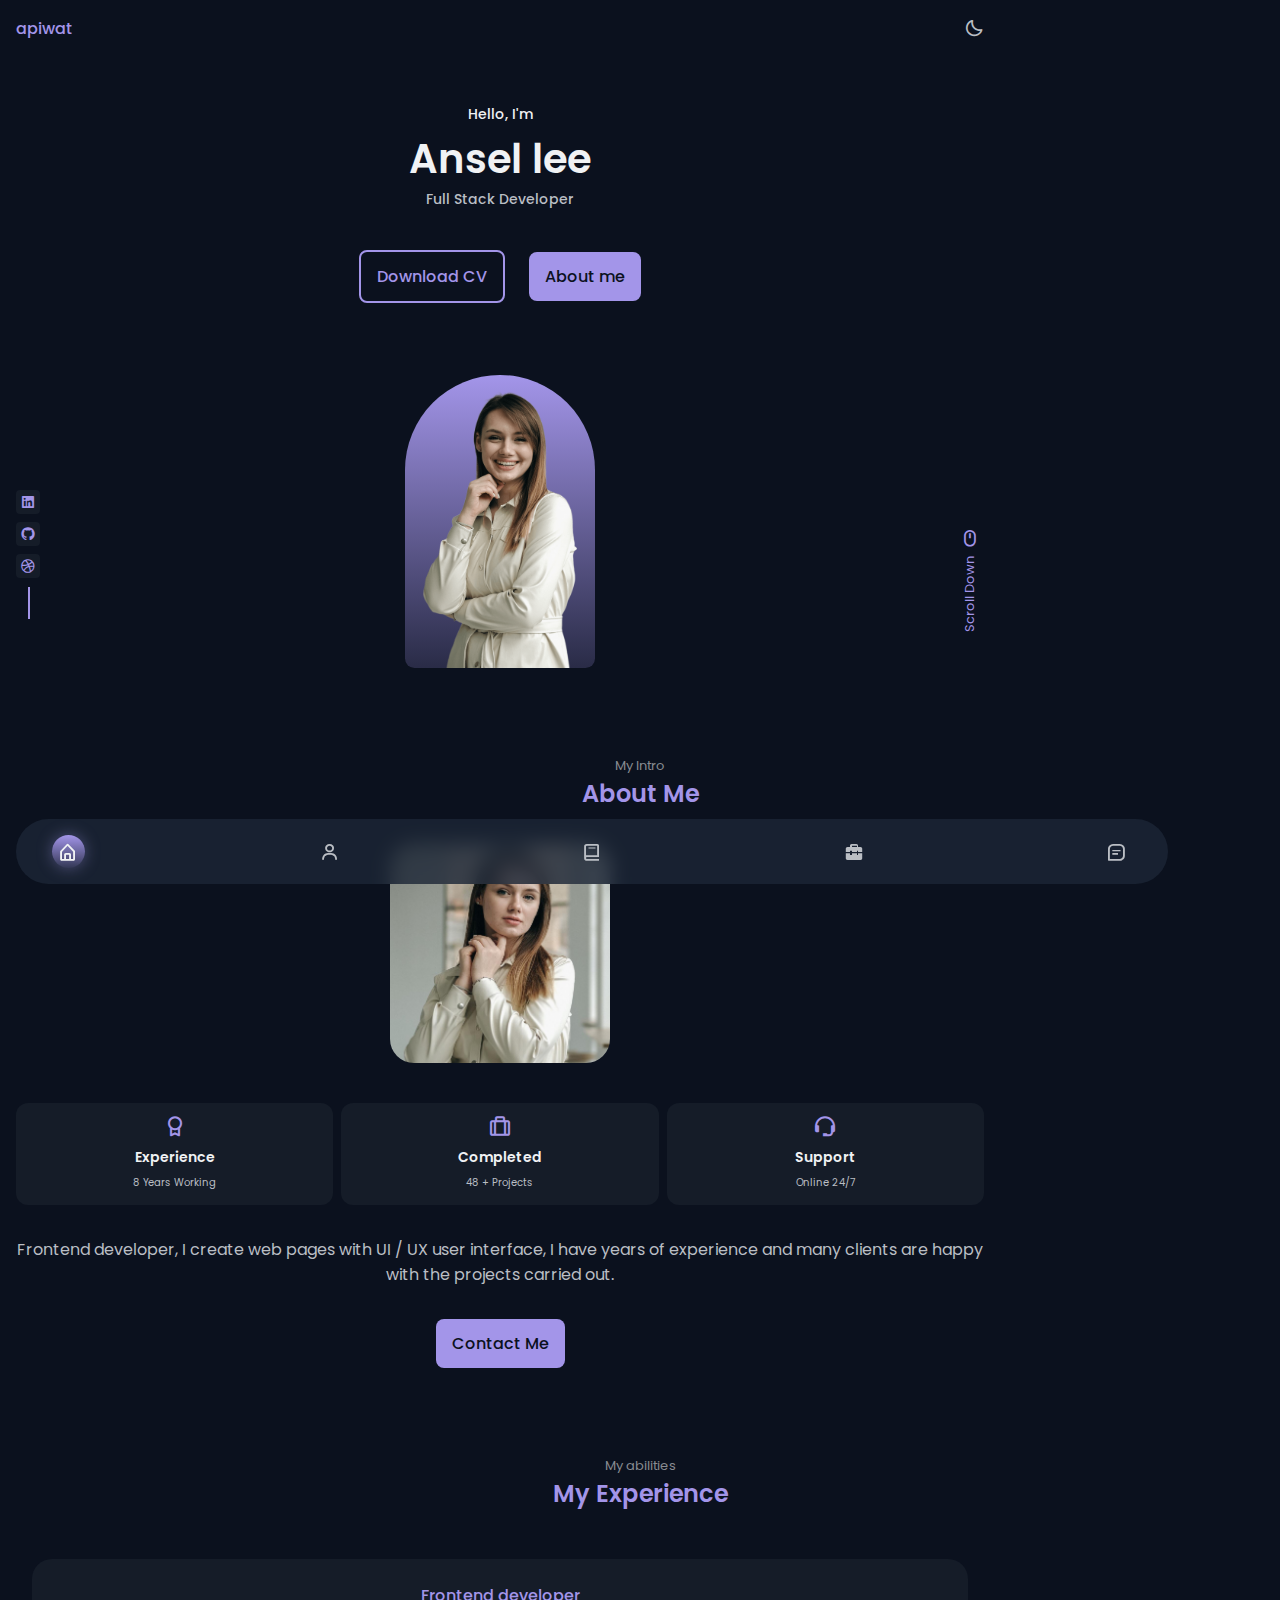
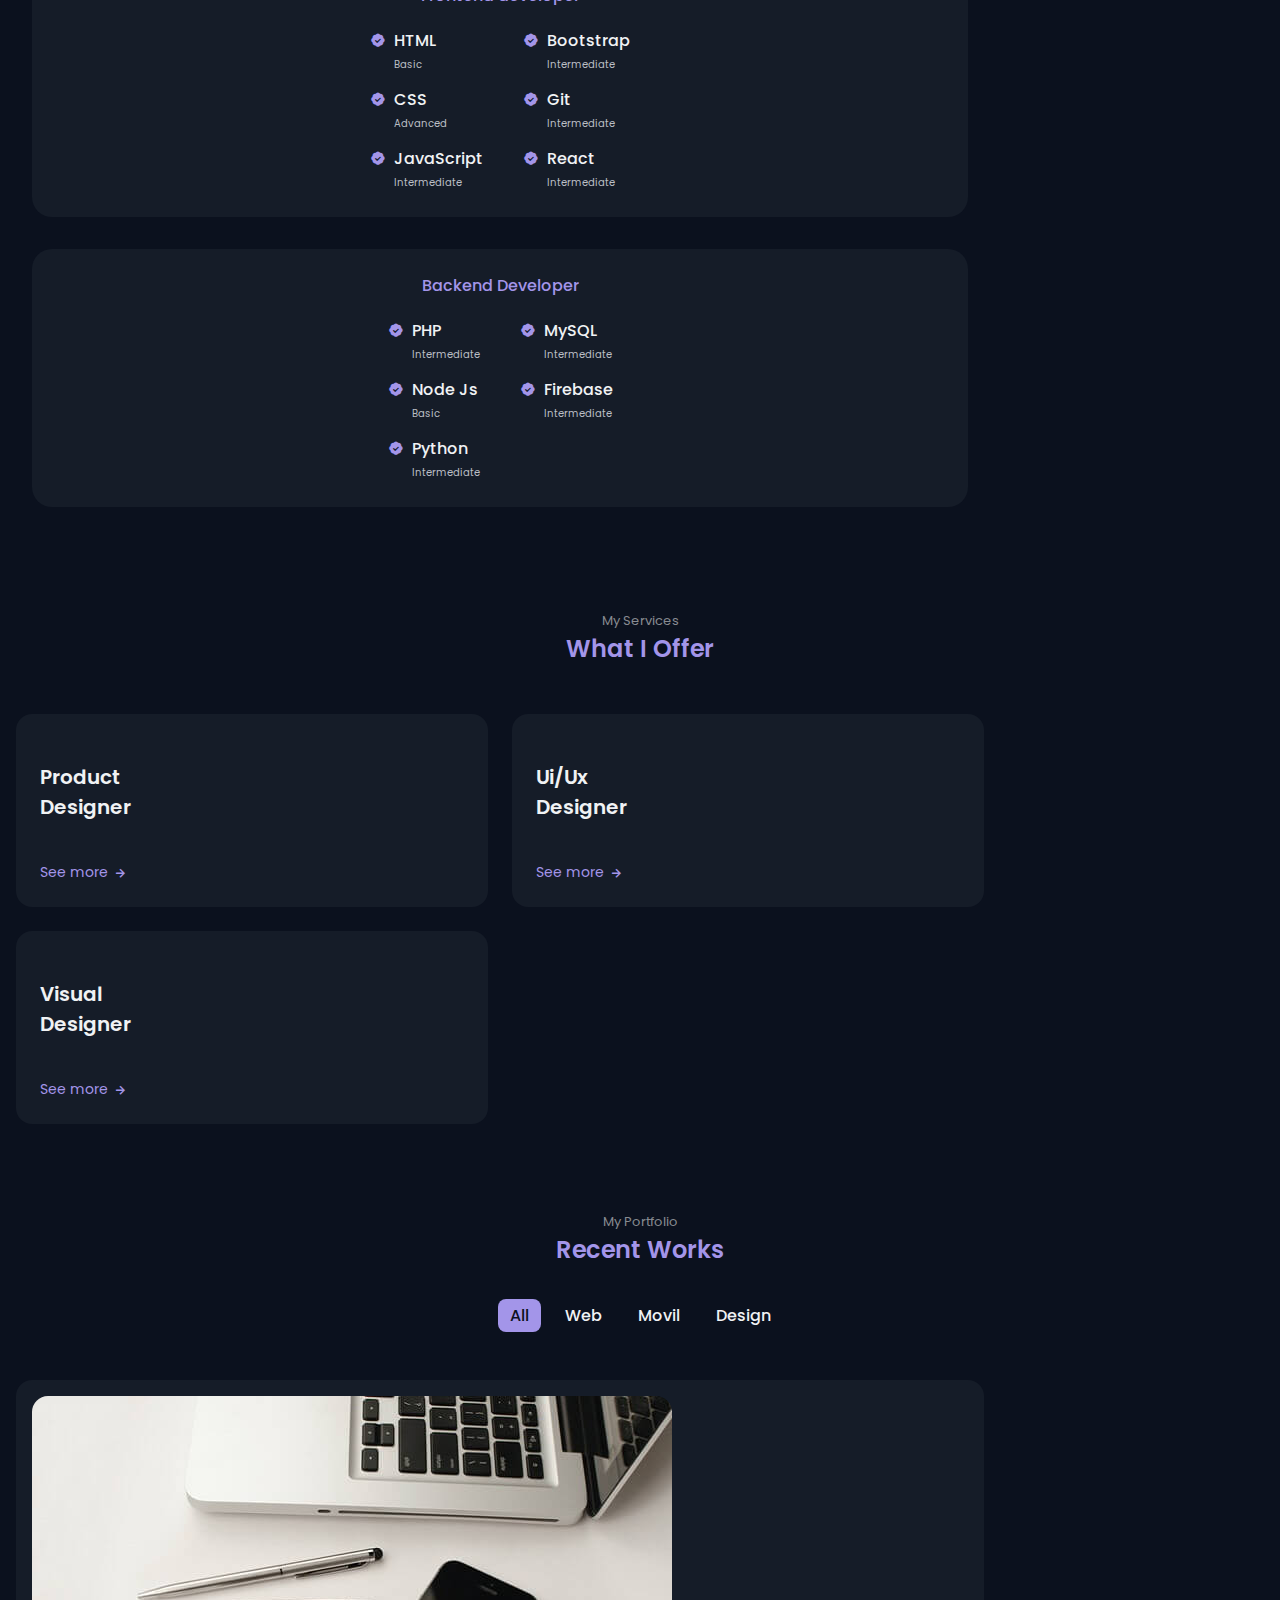
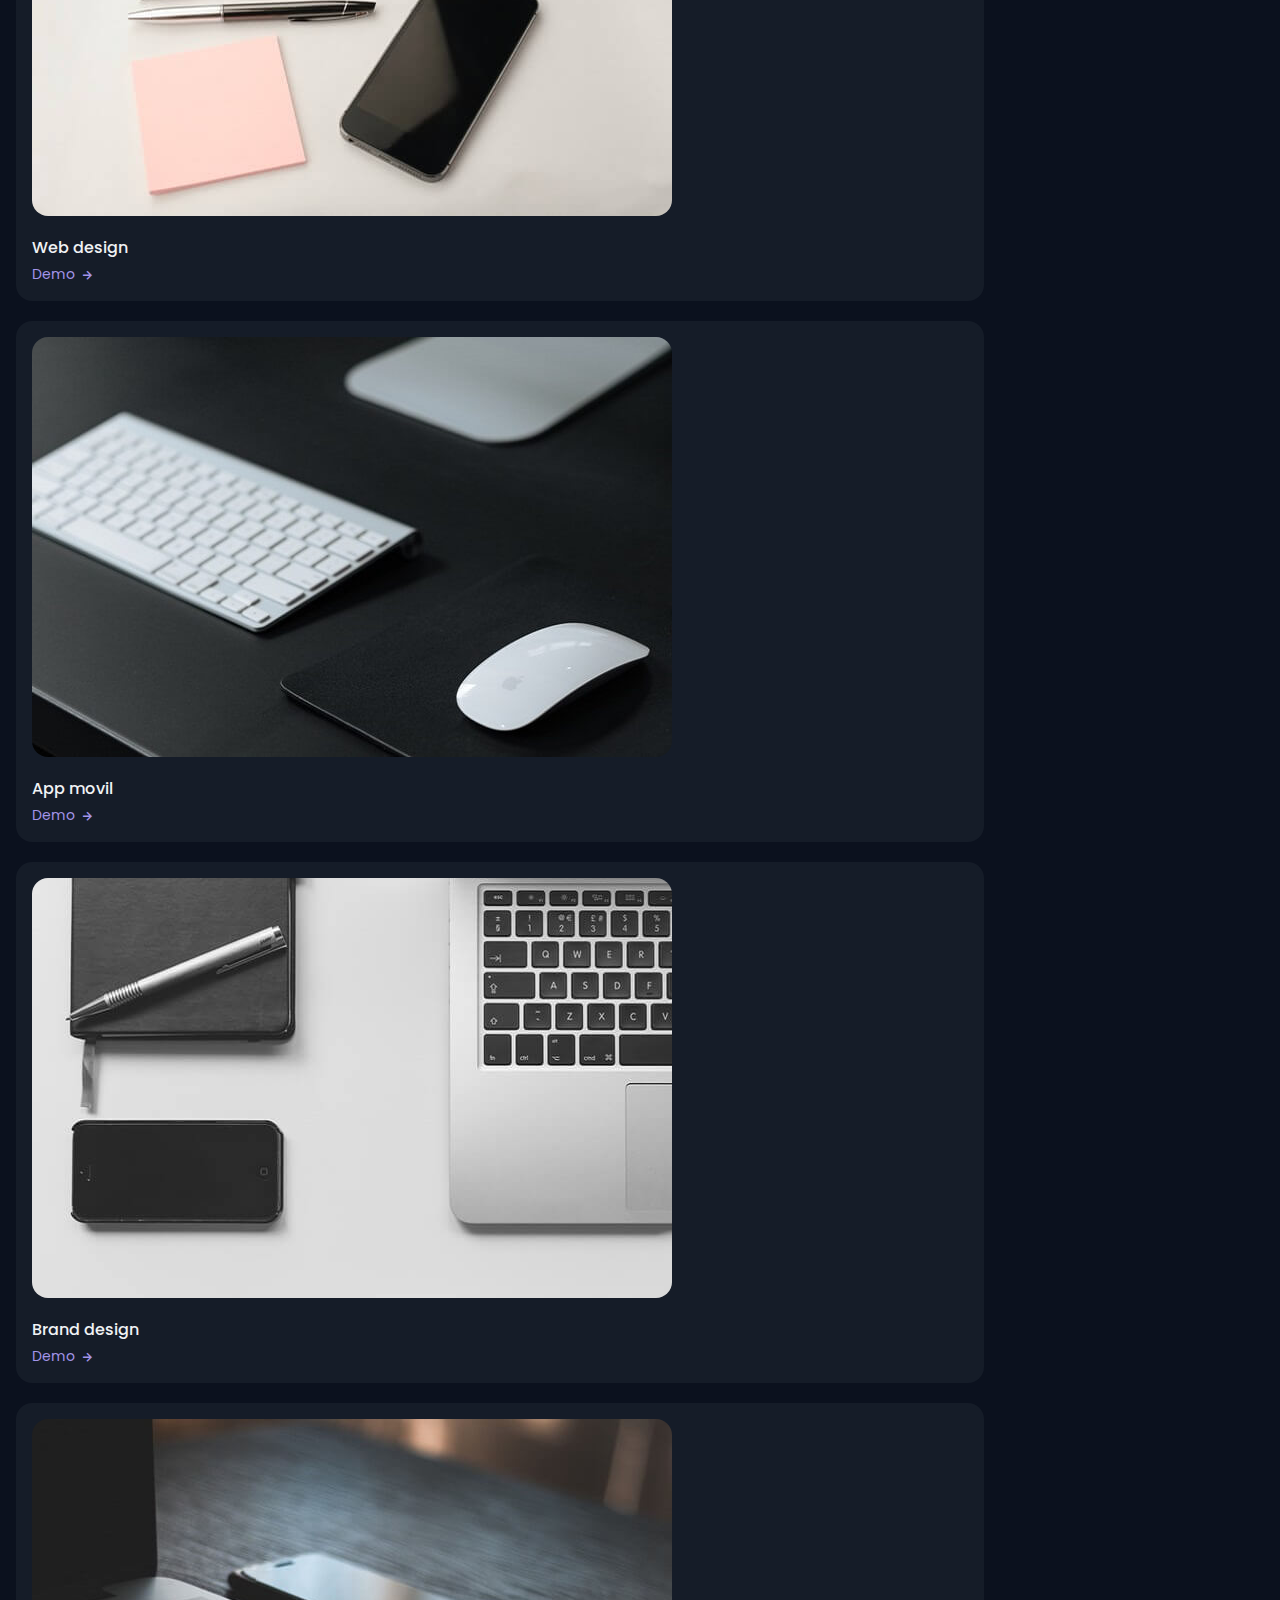
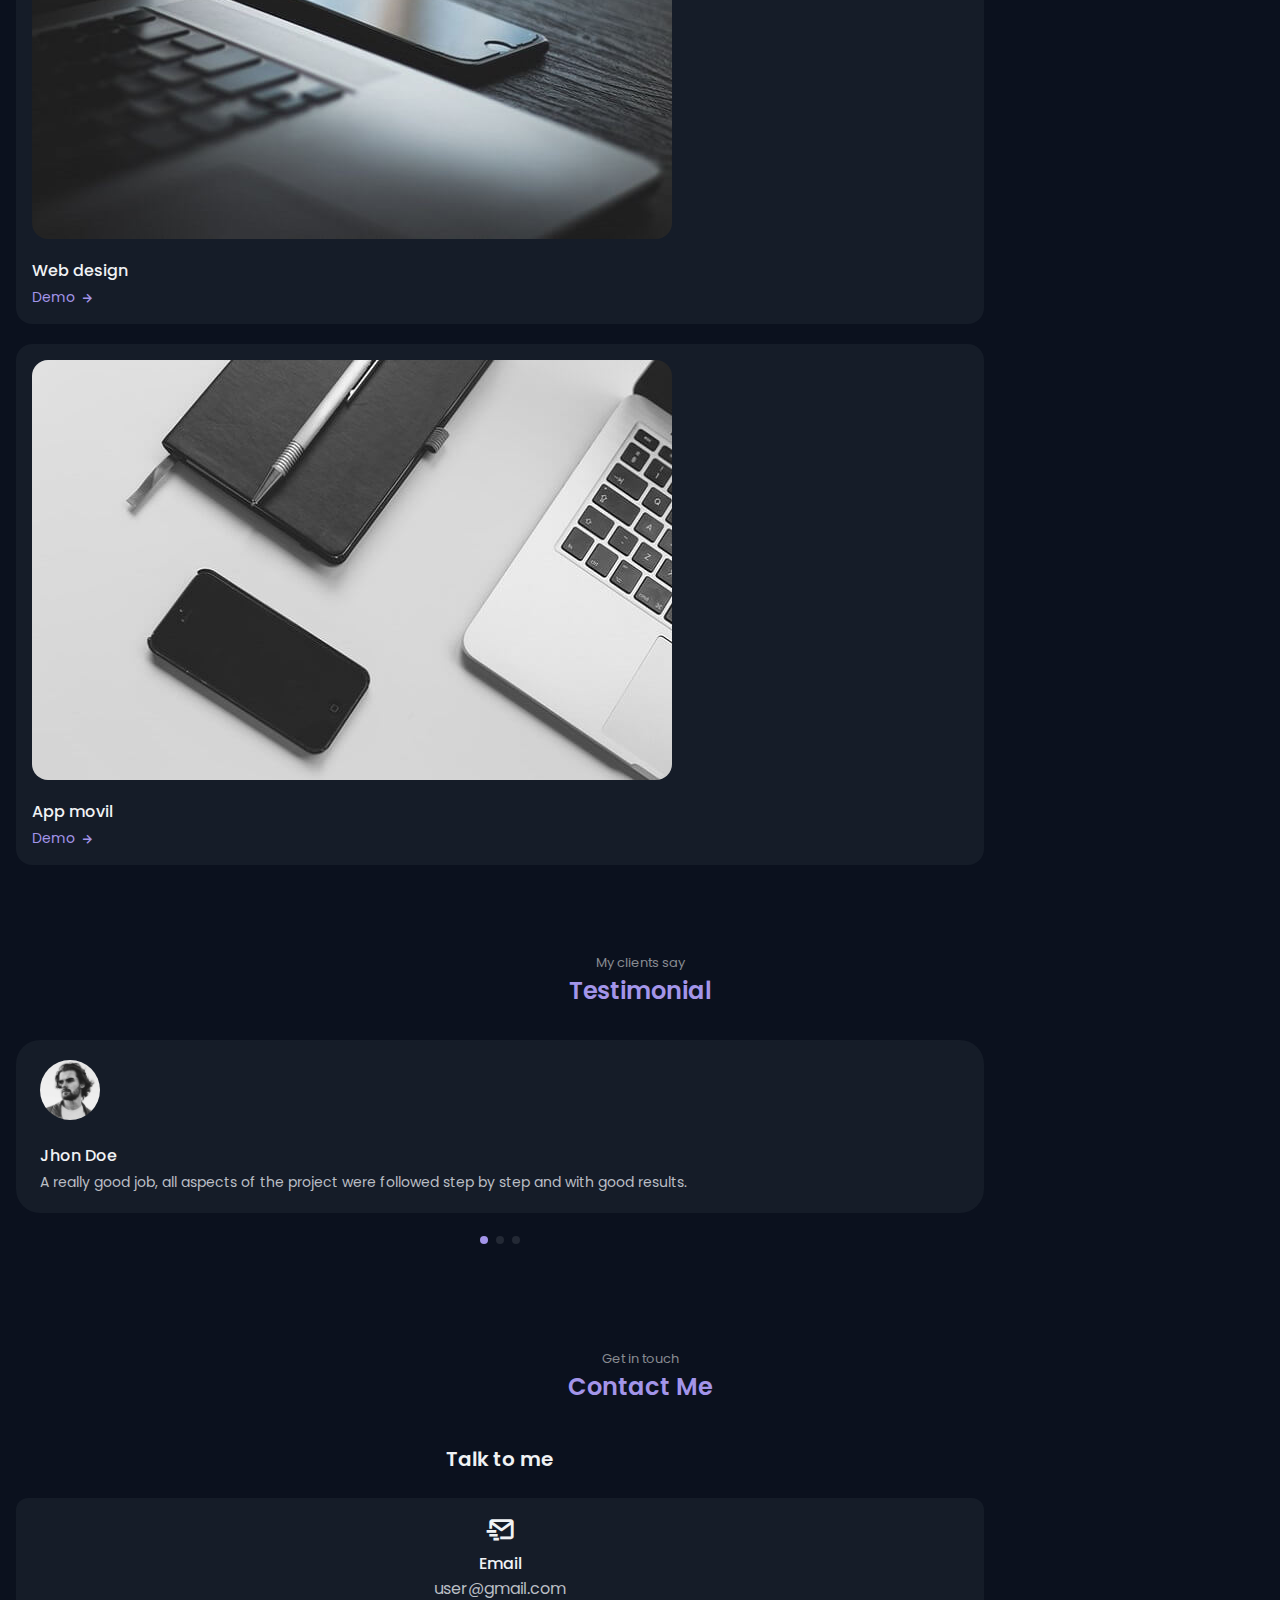
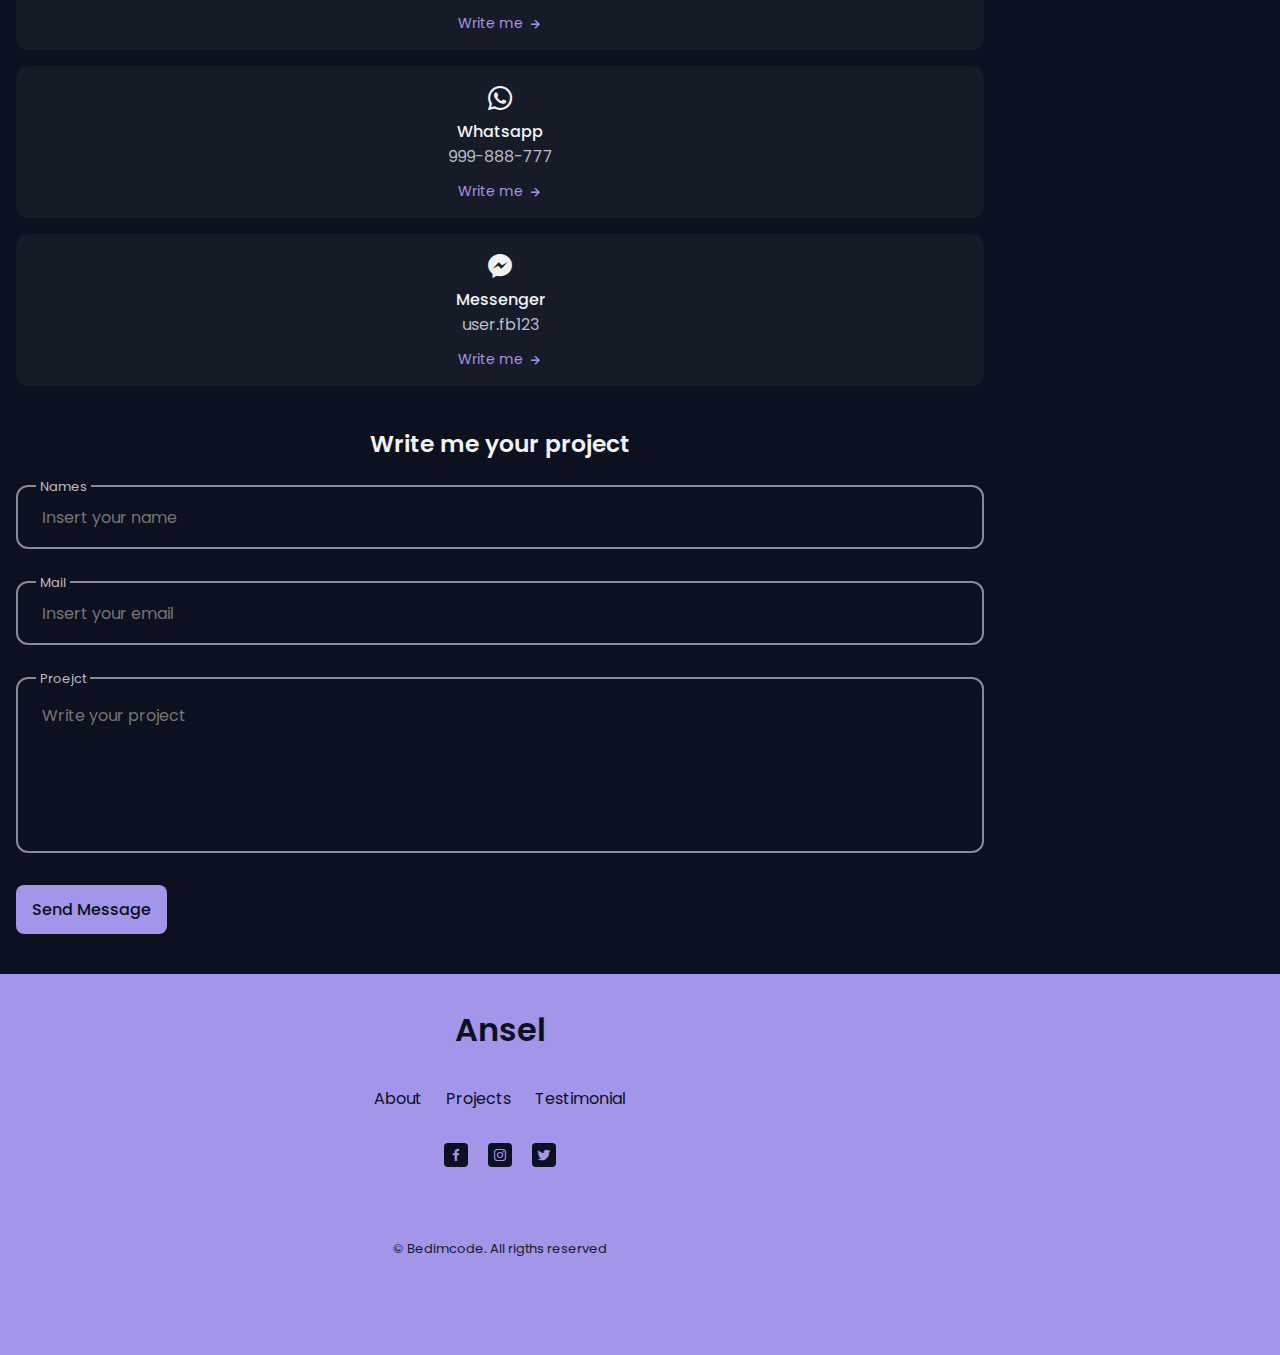
<file: responsive-portfolio-website-ansel/index.html>
<!DOCTYPE html>
<html lang="en">
  <head>
    <meta charset="UTF-8" />
    <meta http-equiv="X-UA-Compatible" content="IE=edge" />
    <meta name="viewport" content="width=device-width, initial-scale=1.0" />
    <!-- ============= FAICON ============== -->
    <link
      rel="shortcut icon"
      href="./assets/img//favicon.png"
      type="image/x-icon"
    />

    <!-- ============= BOX ICONS ========== -->
    <link
      href="https://unpkg.com/boxicons@2.1.1/css/boxicons.min.css"
      rel="stylesheet"
    />
    <!-- ============= SWIPER CSS ==========  -->
    <link rel="stylesheet" href="assets/css/swiper-bundle.min.css" />

    <!-- ============= STYLES ============= -->
    <link rel="stylesheet" href="./assets/css//styles.css" />

    <title>Document</title>
  </head>
  <body>
    <header class="header" id="header">
      <nav class="nav container">
        <a href="#" class="nav__logo">apiwat</a>
        <div class="nav__menu">
          <ul class="nav__list">
            <li class="nav__item">
              <a href="#home" class="nav__link active-link">
                <i class="bx bx-home-alt"></i>
              </a>
            </li>

            <li class="nav__item">
              <a href="#about" class="nav__link">
                <i class="bx bx-user"></i>
              </a>
            </li>

            <li class="nav__item">
              <a href="#skills" class="nav__link">
                <i class="bx bx-book"></i>
              </a>
            </li>

            <li class="nav__item">
              <a href="#work" class="nav__link">
                <i class="bx bxs-briefcase-alt-2"></i>
              </a>
            </li>

            <li class="nav__item">
              <a href="#contact" class="nav__link">
                <i class="bx bx-message-square-detail"></i>
              </a>
            </li>
          </ul>
        </div>

        <!-- Theme change button -->
        <i class="bx bx-moon change-theme" id="theme-button"></i>
      </nav>
    </header>

    <main class="main">
      <!-- ========== HOME =============== -->
      <section class="home section" id="home">
        <div class="home__container container grid">
          <div class="home__data">
            <span class="home__greeting">Hello, I'm</span>
            <h1 class="home__name">Ansel lee</h1>
            <h3 class="home__education">Full Stack Developer</h3>

            <div class="home__buttons">
              <a
                download=""
                href="assets/pdf/Ansel-Cv.pdf"
                class="button button--ghost"
              >
                Download CV
              </a>

              <a href="#about" class="button">About me</a>
            </div>
          </div>

          <div class="home__handle">
            <img src="./assets/img/perfil.png" alt="" class="home__img" />
          </div>

          <div class="home__social">
            <a
              href="https://www.linkedin.com/"
              target="__blank"
              class="home__social-link"
              ><i class="bx bxl-linkedin-square"></i>
            </a>
            <a
              href="https://github.com/"
              target="__blank"
              class="home__social-link"
              ><i class="bx bxl-github"></i>
            </a>
            <a
              href="https://dribbble.com/"
              target="__blank"
              class="home__social-link"
              ><i class="bx bxl-dribbble"></i>
            </a>
          </div>

          <a href="#about" class="home__scroll">
            <i class="bx bx-mouse home__scroll-icon"></i>
            <span class="home__scroll-name">Scroll Down</span>
          </a>
        </div>
      </section>
      <!-- ========== ABOUT ============== -->
      <section class="about section" id="about">
        <span class="section__subtitle">My Intro</span>

        <h2 class="section__title">About Me</h2>

        <div class="about__container container grid">
          <img src="./assets/img/about.jpg" alt="" class="about__img" />
          <div class="about__data">
            <div class="about__info">
              <div class="about__box">
                <i class="bx bx-award about__icon"></i>
                <h3 class="about__title">Experience</h3>
                <span class="about__subtitle">8 Years Working</span>
              </div>

              <div class="about__box">
                <i class="bx bx-briefcase-alt about__icon"></i>
                <h3 class="about__title">Completed</h3>
                <span class="about__subtitle">48 + Projects</span>
              </div>

              <div class="about__box">
                <i class="bx bx-support about__icon"></i>
                <h3 class="about__title">Support</h3>
                <span class="about__subtitle">Online 24/7</span>
              </div>
            </div>
            <p class="about__description">
              Frontend developer, I create web pages with UI / UX user
              interface, I have years of experience and many clients are happy
              with the projects carried out.
            </p>

            <a href="#contact" class="button">Contact Me</a>
          </div>
        </div>
      </section>
      <!-- ========== SKILLS ============= -->
      <section class="skills section" id="skills">
        <span class="section__subtitle">My abilities</span>
        <h2 class="section__title">My Experience</h2>

        <div class="skills__container container grid">
          <div class="skills__content">
            <h3 class="skills__title">Frontend developer</h3>

            <div class="skills__box">
              <div class="skills__group">
                <div class="skills__data">
                  <i class="bx bxs-badge-check"></i>

                  <div class="">
                    <h3 class="skills__name">HTML</h3>
                    <span class="skills__level">Basic</span>
                  </div>
                </div>
                <div class="skills__data">
                  <i class="bx bxs-badge-check"></i>

                  <div class="">
                    <h3 class="skills__name">CSS</h3>
                    <span class="skills__level">Advanced</span>
                  </div>
                </div>
                <div class="skills__data">
                  <i class="bx bxs-badge-check"></i>

                  <div class="">
                    <h3 class="skills__name">JavaScript</h3>
                    <span class="skills__level">Intermediate</span>
                  </div>
                </div>
              </div>

              <div class="skills__group">
                <div class="skills__data">
                  <i class="bx bxs-badge-check"></i>

                  <div class="">
                    <h3 class="skills__name">Bootstrap</h3>
                    <span class="skills__level">Intermediate</span>
                  </div>
                </div>
                <div class="skills__data">
                  <i class="bx bxs-badge-check"></i>

                  <div class="">
                    <h3 class="skills__name">Git</h3>
                    <span class="skills__level">Intermediate</span>
                  </div>
                </div>
                <div class="skills__data">
                  <i class="bx bxs-badge-check"></i>

                  <div class="">
                    <h3 class="skills__name">React</h3>
                    <span class="skills__level">Intermediate</span>
                  </div>
                </div>
              </div>
            </div>
          </div>

          <div class="skills__content">
            <h3 class="skills__title">Backend Developer</h3>

            <div class="skills__box">
              <div class="skills__group">
                <div class="skills__data">
                  <i class="bx bxs-badge-check"></i>

                  <div class="">
                    <h3 class="skills__name">PHP</h3>
                    <span class="skills__level">Intermediate</span>
                  </div>
                </div>
                <div class="skills__data">
                  <i class="bx bxs-badge-check"></i>

                  <div class="">
                    <h3 class="skills__name">Node Js</h3>
                    <span class="skills__level">Basic</span>
                  </div>
                </div>
                <div class="skills__data">
                  <i class="bx bxs-badge-check"></i>

                  <div class="">
                    <h3 class="skills__name">Python</h3>
                    <span class="skills__level">Intermediate</span>
                  </div>
                </div>
              </div>

              <div class="skills__group">
                <div class="skills__data">
                  <i class="bx bxs-badge-check"></i>

                  <div class="">
                    <h3 class="skills__name">MySQL</h3>
                    <span class="skills__level">Intermediate</span>
                  </div>
                </div>
                <div class="skills__data">
                  <i class="bx bxs-badge-check"></i>

                  <div class="">
                    <h3 class="skills__name">Firebase</h3>
                    <span class="skills__level">Intermediate</span>
                  </div>
                </div>
              </div>
            </div>
          </div>
        </div>
      </section>
      <!-- ========== SERVICES =========== -->
      <section class="services section" >
        <span class="section__subtitle">My Services</span>
        <h2 class="section__title">What I Offer</h2>

        <div class="services__container container grid">
          <div class="services__card">
            <h3 class="services__title">
              Product <br />
              Designer
            </h3>

            <span class="services__button">
              See more <i class="bx bx-right-arrow-alt services__icon"></i>
            </span>

            <div class="services__modal">
              <div class="services__modal-content">
                <i class="bx bx-x services__modal-close"></i>

                <h3 class="services__modal-title">Product Designer</h3>
                <p class="services__modal-description">
                  Service with more than 3 years of experience. Providing
                  quality work to clients and companies
                </p>

                <ul class="services__modal-list">
                  <li class="services__modal-item">
                    <i class="bx bx-check services__modal-icon"></i>
                    <p class="services__modal-info">
                      I develop the user interface.
                    </p>
                  </li>
                  <li class="services__modal-item">
                    <i class="bx bx-check services__modal-icon"></i>
                    <p class="services__modal-info">Web page development.</p>
                  </li>
                  <li class="services__modal-item">
                    <i class="bx bx-check services__modal-icon"></i>
                    <p class="services__modal-info">
                      I create ux element interactions.
                    </p>
                  </li>
                  <li class="services__modal-item">
                    <i class="bx bx-check services__modal-icon"></i>
                    <p class="services__modal-info">
                      I position your company brand.
                    </p>
                  </li>
                  <li class="services__modal-item">
                    <i class="bx bx-check services__modal-icon"></i>
                    <p class="services__modal-info">
                      Design and mockups of products for companies.
                    </p>
                  </li>
                </ul>
              </div>
            </div>
          </div>

          <div class="services__card">
            <h3 class="services__title">
              Ui/Ux <br />
              Designer
            </h3>

            <span class="services__button">
              See more <i class="bx bx-right-arrow-alt services__icon"></i>
            </span>

            <div class="services__modal">
              <div class="services__modal-content">
                <i class="bx bx-x services__modal-close"></i>

                <h3 class="services__modal-title">Ui/Ux Designer</h3>
                <p class="services__modal-description">
                  Service with more than 3 years of experience. Providing
                  quality work to clients and companies
                </p>

                <ul class="services__modal-list">
                  <li class="services__modal-item">
                    <i class="bx bx-check services__modal-icon"></i>
                    <p class="services__modal-info">
                      I develop the user interface.
                    </p>
                  </li>
                  <li class="services__modal-item">
                    <i class="bx bx-check services__modal-icon"></i>
                    <p class="services__modal-info">Web page development.</p>
                  </li>
                  <li class="services__modal-item">
                    <i class="bx bx-check services__modal-icon"></i>
                    <p class="services__modal-info">
                      I create ux element interactions.
                    </p>
                  </li>
                  <li class="services__modal-item">
                    <i class="bx bx-check services__modal-icon"></i>
                    <p class="services__modal-info">
                      I position your company brand.
                    </p>
                  </li>
                  <li class="services__modal-item">
                    <i class="bx bx-check services__modal-icon"></i>
                    <p class="services__modal-info">
                      Design and mockups of products for companies.
                    </p>
                  </li>
                </ul>
              </div>
            </div>
          </div>

          <div class="services__card">
            <h3 class="services__title">
              Visual <br />
              Designer
            </h3>

            <span class="services__button">
              See more <i class="bx bx-right-arrow-alt services__icon"></i>
            </span>

            <div class="services__modal">
              <div class="services__modal-content">
                <i class="bx bx-x services__modal-close"></i>

                <h3 class="services__modal-title">Visual Designer</h3>
                <p class="services__modal-description">
                  Service with more than 3 years of experience. Providing
                  quality work to clients and companies
                </p>

                <ul class="services__modal-list">
                  <li class="services__modal-item">
                    <i class="bx bx-check services__modal-icon"></i>
                    <p class="services__modal-info">
                      I develop the user interface.
                    </p>
                  </li>
                  <li class="services__modal-item">
                    <i class="bx bx-check services__modal-icon"></i>
                    <p class="services__modal-info">Web page development.</p>
                  </li>
                  <li class="services__modal-item">
                    <i class="bx bx-check services__modal-icon"></i>
                    <p class="services__modal-info">
                      I create ux element interactions.
                    </p>
                  </li>
                  <li class="services__modal-item">
                    <i class="bx bx-check services__modal-icon"></i>
                    <p class="services__modal-info">
                      I position your company brand.
                    </p>
                  </li>
                  <li class="services__modal-item">
                    <i class="bx bx-check services__modal-icon"></i>
                    <p class="services__modal-info">
                      Design and mockups of products for companies.
                    </p>
                  </li>
                </ul>
              </div>
            </div>
          </div>
        </div>
      </section>

      <!-- ======== WORK ============== -->
      <section class="work section" id="work">
        <span class="section__subtitle">My Portfolio</span>
        <h2 class="section__title">Recent Works</h2>

        <div class="work__filters">
          <span class="work__item active-work" data-filter="all">All</span>
          <span class="work__item" data-filter=".web">Web</span>
          <span class="work__item" data-filter=".movil">Movil</span>
          <span class="work__item" data-filter=".design">Design</span>
        </div>

        <div class="work__container container grid">
          <div class="work__card mix web">
            <img src="assets/img/work1.jpg" alt="" class="work__img" />

            <h3 class="work__title">Web design</h3>

            <a href="#" class="work__button">
              Demo <i class="bx bx-right-arrow-alt work__icon"></i>
            </a>
          </div>

          <div class="work__card mix movil">
            <img src="assets/img/work2.jpg" alt="" class="work__img" />

            <h3 class="work__title">App movil</h3>

            <a href="#" class="work__button">
              Demo <i class="bx bx-right-arrow-alt work__icon"></i>
            </a>
          </div>

          <div class="work__card mix design">
            <img src="assets/img/work3.jpg" alt="" class="work__img" />

            <h3 class="work__title">Brand design</h3>

            <a href="#" class="work__button">
              Demo <i class="bx bx-right-arrow-alt work__icon"></i>
            </a>
          </div>

          <div class="work__card mix web">
            <img src="assets/img/work4.jpg" alt="" class="work__img" />

            <h3 class="work__title">Web design</h3>

            <a href="#" class="work__button">
              Demo <i class="bx bx-right-arrow-alt work__icon"></i>
            </a>
          </div>

          <div class="work__card mix movil">
            <img src="assets/img/work5.jpg" alt="" class="work__img" />

            <h3 class="work__title">App movil</h3>

            <a href="#" class="work__button">
              Demo <i class="bx bx-right-arrow-alt work__icon"></i>
            </a>
          </div>
        </div>
      </section>

      <!-- ========= TESTIMONIALS ============ -->
      <section class="testimonial section">
        <span class="section__subtitle">My clients say</span>
        <h2 class="section__title">Testimonial</h2>

        <div class="testimonial__container container swiper">
          <div class="swiper-wrapper">
            <div class="testimonial__card swiper-slide">
              <img
                src="assets/img/testimonial1.png"
                alt=""
                class="testimonial__img"
              />

              <h3 class="testimonial__name">Jhon Doe</h3>

              <p class="testimonial__description">
                A really good job, all aspects of the project were followed step
                by step and with good results.
              </p>
            </div>
            <div class="testimonial__card swiper-slide">
              <img
                src="assets/img/testimonial2.png"
                alt=""
                class="testimonial__img"
              />

              <h3 class="testimonial__name">Paula Vusy</h3>

              <p class="testimonial__description">
                A really good job, all aspects of the project were followed step
                by step and with good results.
              </p>
            </div>
            <div class="testimonial__card swiper-slide">
              <img
                src="assets/img/testimonial3.png"
                alt=""
                class="testimonial__img"
              />

              <h3 class="testimonial__name">Sara Cill</h3>

              <p class="testimonial__description">
                A really good job, all aspects of the project were followed step
                by step and with good results.
              </p>
            </div>
          </div>
          <div class="swiper-pagination"></div>
        </div>
      </section>
      <!-- ========= CONTACT ================= -->
      <section class="contact section" id="contact">
        <span class="section__subtitle">Get in touch</span>
        <h2 class="section__title">Contact Me</h2>

        <div class="contact__container container">
          <div class="contact__content">
            <h3 class="contact__title">Talk to me</h3>
            <div class="contact__info">
              <div class="contact__card">
                <i class="bx bx-mail-send contact__card-icon"></i>
                <h3 class="contact__card-title">Email</h3>
                <span class="contact__card-data">user@gmail.com</span>
                <a
                  href="mailto:contact@apiwatdev.com
                "
                  target="_blank"
                  class="contact__button"
                >
                  Write me
                  <i class="bx bx-right-arrow-alt contact__button-icon"></i>
                </a>
              </div>

              <div class="contact__card">
                <i class="bx bxl-whatsapp contact__card-icon"></i>
                <h3 class="contact__card-title">Whatsapp</h3>
                <span class="contact__card-data">999-888-777</span>
                <a
                  href="https://api.whatsapp.com/send?phone=0987909746&text=Hello, more information!"
                  target="_blank"
                  class="contact__button"
                >
                  Write me
                  <i class="bx bx-right-arrow-alt contact__button-icon"></i>
                </a>
              </div>

              <div class="contact__card">
                <i class="bx bxl-messenger contact__card-icon"></i>
                <h3 class="contact__card-title">Messenger</h3>
                <span class="contact__card-data">user.fb123 </span>
                <a
                  href="https://m.me/apiwat.soodlek"
                  target="_blank"
                  class="contact__button"
                >
                  Write me
                  <i class="bx bx-right-arrow-alt contact__button-icon"></i>
                </a>
              </div>
            </div>
          </div>

          <div class="contact__content">
            <div class="contact__title">
              <h3>Write me your project</h3>
            </div>

            <form action="" class="contact__form">
              <div class="contact__form-div">
                <label for="" class="contact__form-tag">Names</label>
                <input
                  type="text"
                  placeholder="Insert your name"
                  class="contact__form-input"
                />
              </div>

              <div class="contact__form-div">
                <label for="" class="contact__form-tag">Mail</label>
                <input
                  type="email"
                  placeholder="Insert your email"
                  class="contact__form-input"
                />
              </div>

              <div class="contact__form-div contact__form-area">
                <label for="" class="contact__form-tag">Proejct</label>
                <textarea
                  name=""
                  id=""
                  cols="30"
                  rows="10"
                  placeholder="Write your project"
                  class="contact__form-input"
                ></textarea>
              </div>

              <button class="button">Send Message</button>
            </form>
          </div>
        </div>
      </section>

      <footer class="footer">
        <div class="footer__container container">
          <h1 class="footer__title">Ansel</h1>

          <ul class="footer__list">
            <li><a href="#about" class="footer__link">About</a></li>
            <li><a href="#work" class="footer__link">Projects</a></li>
            <li><a href="#testimonial" class="footer__link">Testimonial</a></li>
          </ul>

          <ul class="footer__social">
            <a
              href="https://www.facebook.com/"
              target="_blank"
              class="footer__social-link"
              ><i class="bx bxl-facebook"></i
            ></a>
            <a
              href="https://www.instagram.com/"
              target="_blank"
              class="footer__social-link"
              ><i class="bx bxl-instagram"></i
            ></a>
            <a
              href="https://twitter.com/"
              target="_blank"
              class="footer__social-link"
              ><i class="bx bxl-twitter"></i
            ></a>
          </ul>

          <span class="footer__copy"
            >&#169; Bedimcode. All rigths reserved</span
          >
        </div>
      </footer>
    </main>

    <!-- ============== SWIPER JS ============ -->
    <script src="assets/js/swiper-bundle.min.js"></script>
    <!-- ============== MIXITUP FILTER ======= -->
    <script src="assets/js/mixitup.min.js"></script>
    <!-- ============== MAIN JS ============= -->
    <script src="./assets/js/main.js"></script>
  </body>
</html>
</file>
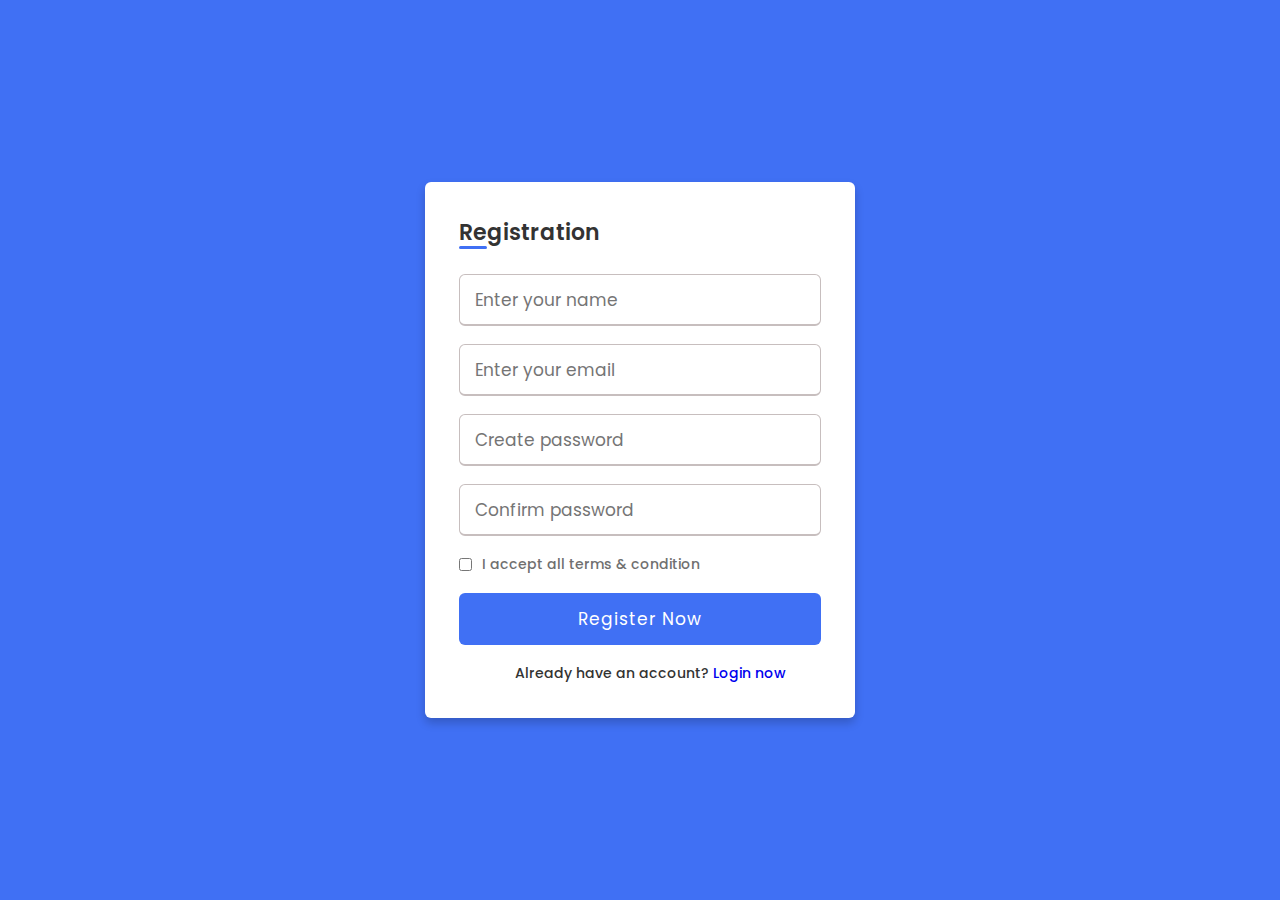
<file: signup from template/index.html>
<!DOCTYPE html>
<html lang="en">
  <head>
    <meta charset="UTF-8" />
    <meta http-equiv="X-UA-Compatible" content="IE=edge" />
    <meta name="viewport" content="width=device-width, initial-scale=1.0" />
    <link rel="stylesheet" href="style.css" />
    <title>Document</title>
  </head>
  <body>
    <div class="wrapper">
      <h2>Registration</h2>
      <form action="#">
        <div class="input-box">
          <input type="text" placeholder="Enter your name" required />
        </div>
        <div class="input-box">
          <input type="text" placeholder="Enter your email" required />
        </div>
        <div class="input-box">
          <input type="password" placeholder="Create password" required />
        </div>
        <div class="input-box">
          <input type="password" placeholder="Confirm password" required />
        </div>

        <div class="policy">
          <input type="checkbox" />
          <h3>I accept all terms & condition</h3>
        </div>
        <div class="input-box button">
          <input type="submit" value="Register Now" />
        </div>
        <div class="text">
          <h3>Already have an account? <a href="#">Login now</a></h3>
        </div>
      </form>
    </div>
  </body>
</html>
</file>
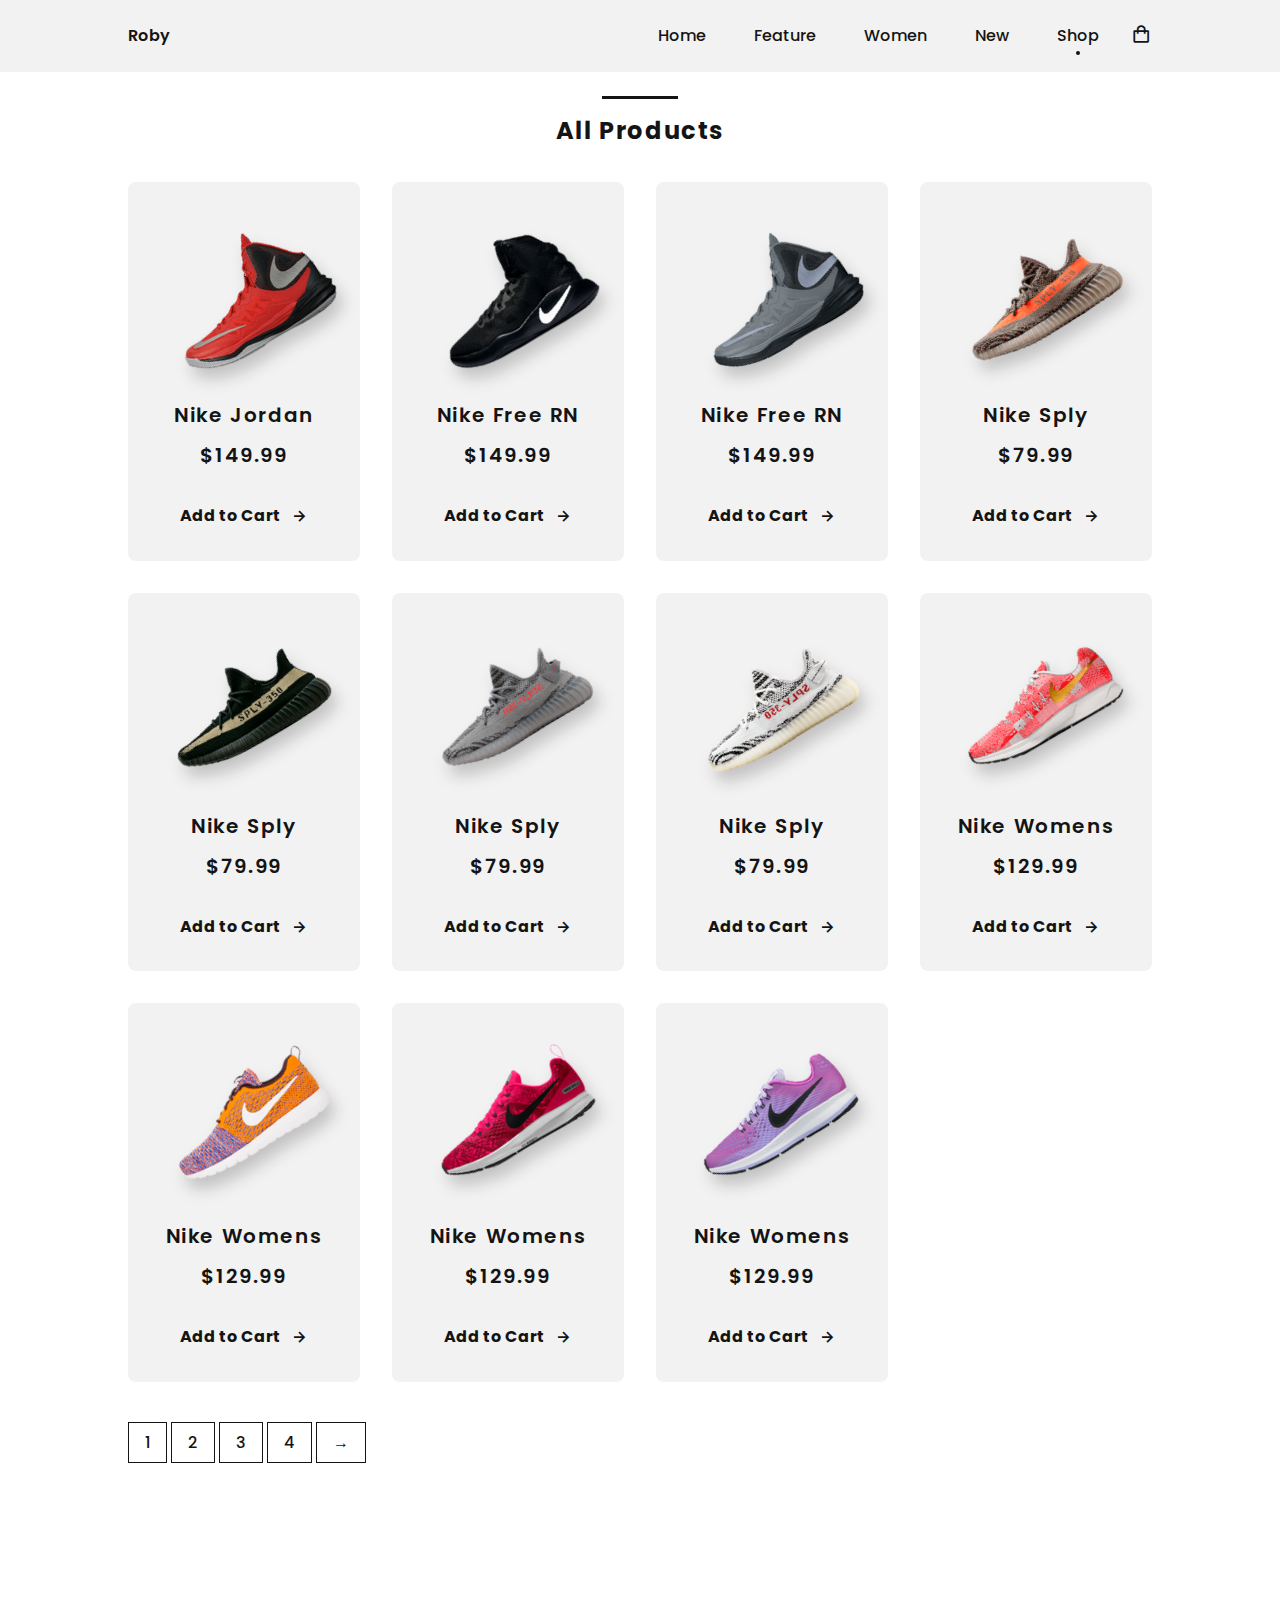
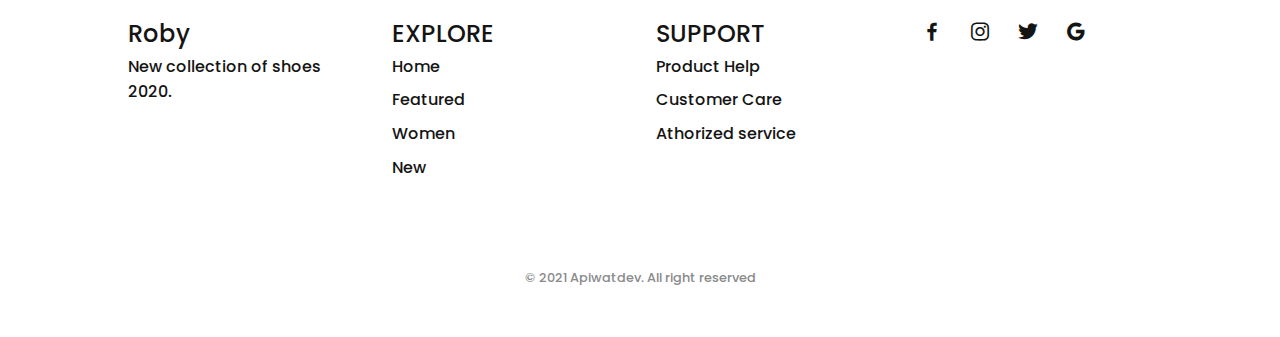
<file: responsive-ecommerce/shop.html>
<!DOCTYPE html>
<html lang="en">
  <head>
    <meta charset="UTF-8" />
    <meta http-equiv="X-UA-Compatible" content="IE=edge" />
    <meta name="viewport" content="width=device-width, initial-scale=1.0" />
    <link
      href="https://unpkg.com/boxicons@2.1.1/css/boxicons.min.css"
      rel="stylesheet"
    />
    <link rel="stylesheet" href="./assets/css/styles.css" />
    <title>Responsive ecommerce websit sneakers</title>
  </head>
  <body>
    <header class="l-header" id="header">
      <nav class="nav bd-grid">
        <div class="nav__toggle" id="nav-toggle">
          <i class="bx bxs-grid"></i>
        </div>

        <a href="#" class="nav__logo">Roby</a>
        <div class="nav__menu" id="nav-menu">
          <ul class="nav__list">
            <li class="nav__item">
              <a href="./index.html" class="nav__link">Home</a>
            </li>
            <li class="nav__item">
              <a href="./index.html#featured" class="nav__link">Feature</a>
            </li>
            <li class="nav__item">
              <a href="./index.html#women" class="nav__link">Women</a>
            </li>
            <li class="nav__item">
              <a href="./index.html#new" class="nav__link">New</a>
            </li>
            <li class="nav__item">
              <a href="#shop" class="nav__link active">Shop</a>
            </li>
          </ul>
        </div>

        <div class="nav__shop">
          <i class="bx bx-shopping-bag"></i>
        </div>
      </nav>
    </header>

    <main class="l-main">
      <section class="featured section" id="shop">
        <h2 class="section-title">All Products</h2>

        <div class="featured__container bd-grid">
          <article class="sneaker">
            <img src="assets/img/featured1.png" alt="" class="sneaker__img" />
            <span class="sneaker__name">Nike Jordan</span>
            <span class="sneaker__preci">$149.99</span>
            <a href="#" class="button-light"
              >Add to Cart <i class="bx bx-right-arrow-alt button-icon"></i
            ></a>
          </article>
          <article class="sneaker">
            <img src="assets/img/featured2.png" alt="" class="sneaker__img" />
            <span class="sneaker__name">Nike Free RN</span>
            <span class="sneaker__preci">$149.99</span>
            <a href="#" class="button-light"
              >Add to Cart <i class="bx bx-right-arrow-alt button-icon"></i
            ></a>
          </article>
          <article class="sneaker">
            <img src="assets/img/featured3.png" alt="" class="sneaker__img" />
            <span class="sneaker__name">Nike Free RN</span>
            <span class="sneaker__preci">$149.99</span>
            <a href="#" class="button-light"
              >Add to Cart <i class="bx bx-right-arrow-alt button-icon"></i
            ></a>
          </article>
          <article class="sneaker">
            <img src="assets/img/new2.png" alt="" class="sneaker__img" />
            <span class="sneaker__name">Nike Sply</span>
            <span class="sneaker__preci">$79.99</span>
            <a href="#" class="button-light"
              >Add to Cart <i class="bx bx-right-arrow-alt button-icon"></i
            ></a>
          </article>
          <article class="sneaker">
            <img src="assets/img/new3.png" alt="" class="sneaker__img" />
            <span class="sneaker__name">Nike Sply</span>
            <span class="sneaker__preci">$79.99</span>
            <a href="#" class="button-light"
              >Add to Cart <i class="bx bx-right-arrow-alt button-icon"></i
            ></a>
          </article>
          <article class="sneaker">
            <img src="assets/img/new4.png" alt="" class="sneaker__img" />
            <span class="sneaker__name">Nike Sply</span>
            <span class="sneaker__preci">$79.99</span>
            <a href="#" class="button-light"
              >Add to Cart <i class="bx bx-right-arrow-alt button-icon"></i
            ></a>
          </article>
          <article class="sneaker">
            <img src="assets/img/new5.png" alt="" class="sneaker__img" />
            <span class="sneaker__name">Nike Sply</span>
            <span class="sneaker__preci">$79.99</span>
            <a href="#" class="button-light"
              >Add to Cart <i class="bx bx-right-arrow-alt button-icon"></i
            ></a>
          </article>
          <article class="sneaker">
            <img src="assets/img/women1.png" alt="" class="sneaker__img" />
            <span class="sneaker__name">Nike Womens</span>
            <span class="sneaker__preci">$129.99</span>
            <a href="#" class="button-light"
              >Add to Cart <i class="bx bx-right-arrow-alt button-icon"></i
            ></a>
          </article>
          <article class="sneaker">
            <img src="assets/img/women2.png" alt="" class="sneaker__img" />
            <span class="sneaker__name">Nike Womens</span>
            <span class="sneaker__preci">$129.99</span>
            <a href="#" class="button-light"
              >Add to Cart <i class="bx bx-right-arrow-alt button-icon"></i
            ></a>
          </article>

          <article class="sneaker">
            <img src="assets/img/women3.png" alt="" class="sneaker__img" />
            <span class="sneaker__name">Nike Womens</span>
            <span class="sneaker__preci">$129.99</span>
            <a href="#" class="button-light"
              >Add to Cart <i class="bx bx-right-arrow-alt button-icon"></i
            ></a>
          </article>

          <article class="sneaker">
            <img src="assets/img/women4.png" alt="" class="sneaker__img" />
            <span class="sneaker__name">Nike Womens</span>
            <span class="sneaker__preci">$129.99</span>
            <a href="#" class="button-light"
              >Add to Cart <i class="bx bx-right-arrow-alt button-icon"></i
            ></a>
          </article>
        </div>

        <div class="sneaker__pages bd-grid">
          <div>
            <span class="sneaker__pag">1</span>
            <span class="sneaker__pag">2</span>
            <span class="sneaker__pag">3</span>
            <span class="sneaker__pag">4</span>
            <span class="sneaker__pag">&#8594;</span>
          </div>
        </div>
      </section>

      <footer class="footer section">
        <div class="footer__container bd-grid">
          <div class="footer__box">
            <div class="footer__title">Roby</div>
            <p class="footer__description">New collection of shoes 2020.</p>
          </div>
          <div class="footer__box">
            <div class="footer__title">EXPLORE</div>
            <ul>
              <li><a href="#home" class="footer__link">Home</a></li>
              <li><a href="#featured" class="footer__link">Featured</a></li>
              <li><a href="#women" class="footer__link">Women</a></li>
              <li><a href="#new" class="footer__link">New</a></li>
            </ul>
          </div>

          <div class="footer__box">
            <div class="footer__title">SUPPORT</div>
            <ul>
              <li><a href="#" class="footer__link">Product Help</a></li>
              <li><a href="#" class="footer__link">Customer Care</a></li>
              <li><a href="#" class="footer__link">Athorized service</a></li>
            </ul>
          </div>
          <div class="footer__box">
            <a href="#" class="footer__social"
              ><i class="bx bxl-facebook"></i
            ></a>
            <a href="#" class="footer__social"
              ><i class="bx bxl-instagram"></i
            ></a>
            <a href="#" class="footer__social"
              ><i class="bx bxl-twitter"></i
            ></a>
            <a href="#" class="footer__social"><i class="bx bxl-google"></i></a>
          </div>
        </div>

        <p class="footer__copy">&#169; 2021 Apiwatdev. All right reserved</p>
      </footer>
    </main>
    <script src="./assets/js/main.js "></script>
  </body>
</html>
</file>
<file: animate-popup-model-box/style.css>
@import url('https://fonts.googleapis.com/css2?family=Poppins:wght@300;400;500;600&display=swap');


* {
    margin: 0;
    padding: 0;
    box-sizing: border-box;
    font-family: 'Poppins', sans-serif;
}

body {
    overflow: hidden;
}
section {
    position: relative;
    height: 100vh;
    width: 100%;
    display: flex;
    align-items: center;
    justify-content: center;
}

section .profile {
    display: flex;
    align-items: center;
    flex-direction: column;
    justify-content: center;
    
}

section.show .profile {
    display: none;
}



section .profile .profile-img {
    height: 100px;
    width: 100px;
    border-radius: 50%;
    background: #4070f4;
    padding: 3px;
    margin-bottom: 10px;
}

.profile .profile-img img {
    height: 100%;
    width: 100%;
    object-fit: cover;
    border-radius: 50%;
    border: 2px solid #fff
}

.profile .profile__name,
.profile .profile__profression {
    font-size: 18px;
    font-weight: 500;
    color: #333;
}

.profile .profile__profression {
    font-weight: 400;
    margin-top: -6px;
}

.profile .profile__button {
    padding: 12px 20px;
    background: #4070f4;
    margin-top: 15px;
    border-radius: 6px;
    cursor: pointer;
    align-items: center;
    transition: all 0.3s ease;
}

.profile .profile__button:hover {
    background: #275df2;
}

.profile .profile__button i {
    color: #fff;
    font-size: 18px;
}

.profile .profile__button button {
    background: none;
    outline: none;
    border: none;
    font-size: 20px;
    color: #fff;
    pointer-events: none;
}

section .popup-box {
    position: relative;
    padding: 30px;
    max-width: 380px;
    width: 100%;
    background: #fff;
    border-radius: 12px;
}

.popup-box .close {
    font-size: 24px;
    position: absolute;
    top: 16px;
    right: 16px;
    cursor: pointer;
    color: #b4b4b4;
    transition: all .2s ease;
}

.popup-box .close:hover {
    color: #333;
}

section .popup-outer {
    position: absolute;
    display: flex;
    justify-content: center;
    align-items: center;
    height: 100%;
    width: 100%;
    background: rgba(0, 0, 0, .4);
    opacity: 0;
    pointer-events: none;
    box-shadow: 0 10px 15px rgba(0, 0, 0, 0.1);
    transform: scale(1.5);
    transition: 0.3s;
    /* transition: opacity 0.3s 0s ease-in-out,
    transfrom 0.3s 0s ease-in-out */
}

section.show .popup-outer {
    opacity: 1;
    pointer-events: auto;
    transition: 0.3s;
    transform: scale(1);
}

section .popup-box img {
    height: 60px;
    width: 60px;
    object-fit: cover;
    border-radius: 50%;
}

section .popup-box .profile-text{
    display: flex;
    align-items: center;
}


.profile-text .text {
    margin-left: 10px;
    display: flex;
    flex-direction: column;
}

.profile-text .text .name {
    font-size: 14px;
    font-weight: 400;
}
.profile-text .text .profression {
    font-size: 12px;
    font-weight: 500;
}

section .popup-box textarea {
    min-height: 140px;
    width: 100%;
    margin-top: 20px;
    border: 1px solid #ddd;
    outline: none;
    padding: 12px;
    resize: none;
    font-size: 14px;
    font-weight: 400;
    background: #f3f3f3;
    border-radius: 6px;
}

section .popup-box .button {
    display: flex;
    justify-content: flex-end;
    margin-top: 15px;
}

.popup-box .button button {
    outline: none;
    border: none;
    padding: 6px 12px;
    background: #6f93f6;
    margin-left: 8px;
    color: #fff;
    font-size: 14px;
    border-radius: 6px;
    cursor: pointer;
    transition: all 0.3s ease;
}

.button button.cancel {
    background: #f082ac;
}

.button button.cancel:hover {
    background: #ec5f92;
}
.button button.send:hover {
    background: #275df1;
}
</file>
<file: dynamic digital clock/style.css>
@import url("https://fonts.googleapis.com/css2?family=Orbitron:wght@400;500;600;700&family=Poppins:wght@300;400;500;600&display=swap");

* {
  margin: 0;
  padding: 0;
  box-sizing: border-box;
  font-family: "Orbitron", "sans-serif";
  transition: all 0.4s ease;
}

section {
  min-height: 100vh;
  width: 100%;
  display: flex;
  justify-content: center;
  align-items: center;
  background: #f0f8ff;
  padding: 0 20px;
}

section.dark {
  background: #24292d;
}

section .container {
  height: 220px;
  background: #fff;
  max-width: 560px;
  display: flex;
  width: 100%;
  justify-content: center;
  position: relative;
  box-shadow: 0 5px 10px rgba(0, 0, 0, 0.2);
  border-radius: 12px;
}

section.dark .container {
  background: #323840;
}

section .container .icons i {
  position: absolute;
  right: 17px;
  top: 17px;
  height: 30px;
  width: 30px;
  background: #24292d;
  color: #fff;
  text-align: center;
  line-height: 30px;
  border-radius: 50%;
  font-size: 16px;
  cursor: pointer;
}

section.dark .container .icons i {
  color: #323840;
  background: #fff;
}

.container .icons i.fa-sun {
  opacity: 0;
  pointer-events: none;
  font-size: 16px;
}

section.dark .container .icons i.fa-sun {
  opacity: 10;
  pointer-events: auto;
}

section.dark .container .icons i.fa-moon {
  opacity: 0;
  pointer-events: none;
}

section .container .time {
  display: flex;
  align-items: center;
}

.container .time .time-colon {
  position: relative;
  display: flex;
  align-items: center;
}

.time .time-colon .time-text {
  height: 100px;
  width: 100px;
  display: flex;
  align-items: center;
  flex-direction: column;
  justify-content: center;
  background: #f0f8ff;
  border-radius: 6px;
  box-shadow: 0 5px 10px rgba(0, 0, 0, 0.2);
}

section.dark .time .time-colon .time-text {
  background: #24292d;
}

.time .time-colon .time-text,
.time .time-colon .colon {
  font-size: 35px;
  font-weight: 600;

}
section.dark .time .time-text .num,
section.dark .time .colon {
  color: #fff;
}

.time .time-colon .colon {
  font-size: 40px;
  margin: 0 10px;
}

.time .time-colon .am_pm {
  position: absolute;
  top: 0;
  right: -50px;
  font-size: 20px;
  font-weight: 700;
  letter-spacing: 1px;
}

section.dark .time .time-colon .am_pm {
  color: #fff;
}

.time .time-colon .time-text .text {
  font-size: 12px;
  font-weight: 700;
  letter-spacing: 2px;

}

.time .time-colon .time-text .text{
    color: #666;
}

section.dark .time .time-colon .time-text .text {
  color: #fff;
}
</file>
<file: personal-website-dark-light-mode/assets/css/styles.css>
/*==================== GOOGLE FONTS ====================*/
@import url("https://fonts.googleapis.com/css2?family=Poppins:wght@400;500;600&display=swap");
/*==================== VARIABLES CSS ====================*/
:root {
  --header-height: 3rem;

  /*========== Colors ==========*/
  /* Change favorite color */
  --hue-color: 250; /*Purple 250 - Green 142 - Blue 230 - Pink 340*/

  /* HSL color mode */
  --first-color: hsl(var(--hue-color), 69%, 61%);
  --first-color-second: hsl(var(--hue-color), 69%, 61%);
  --first-color-alt: hsl(var(--hue-color), 57%, 53%);
  --first-color-lighter: hsl(var(--hue-color), 92%, 85%);
  --title-color: hsl(var(--hue-color), 8%, 15%);
  --text-color: hsl(var(--hue-color), 8%, 45%);
  --text-color-light: hsl(var(--hue-color), 8%, 65%);
  --input-color: hsl(var(--hue-color), 70%, 96%);
  --body-color: hsl(var(--hue-color), 60%, 99%);
  --container-color: #fff;

  /*========== Font and typography ==========*/
  --body-font: "Poppins", sans-serif;

  /* .5rem = 8px, 1rem = 16px, 1.5rem = 24px ... */
  --big-font-size: 2rem;
  --h1-font-size: 1.5rem;
  --h2-font-size: 1.25rem;
  --h3-font-size: 1.125rem;
  --normal-font-size: 0.938rem;
  --small-font-size: 0.813rem;
  --smaller-font-size: 0.75rem;

  /*========== Font weight ==========*/
  --font-medium: 500;
  --font-semi-bold: 600;

  /*========== Margenes Bottom ==========*/
  /* .25rem = 4px, .5rem = 8px, .75rem = 12px ... */
  --mb-0-25: 0.25rem;
  --mb-0-5: 0.5rem;
  --mb-0-75: 0.75rem;
  --mb-1: 1rem;
  --mb-1-5: 1.5rem;
  --mb-2: 2rem;
  --mb-2-5: 2.5rem;
  --mb-3: 3rem;

  /*========== z index ==========*/
  --z-tooltip: 10;
  --z-fixed: 100;
  --z-modal: 1000;
}

/* Font size for large devices */
@media screen and (min-width: 968px) {
  :root {
    --big-font-size: 3rem;
    --h1-font-size: 2.25rem;
    --h2-font-size: 1.5rem;
    --h3-font-size: 1.25rem;
    --normal-font-size: 1rem;
    --small-font-size: 0.875rem;
    --smaller-font-size: 0.813rem;
  }
}

/*========== Variables Dark theme ==========*/

/*========== Button Dark/Light ==========*/

/*==================== BASE ====================*/
* {
  box-sizing: border-box;
  padding: 0;
  margin: 0;
}

html {
  scroll-behavior: smooth;
}

body {
  margin: 0 0 var(--header-height) 0;
  font-family: var(--body-font);
  font-size: var(--normal-font-size);
  background-color: var(--body-color);
  color: var(--text-color);
}

h1,
h2,
h3,
h4 {
  color: var(--title-color);
  font-weight: var(--font-semi-bold);
}

ul {
  list-style: none;
}

a {
  text-decoration: none;
}

img {
  max-width: 100%;
  height: auto;
}
/*==================== REUSABLE CSS CLASSES ====================*/

.section {
  padding: 2rem 0 4rem;
}

.section__title {
  font-size: var(--h1-font-size);
}

.section__subtitle {
  display: block;
  font-size: var(--small-font-size);
  margin-bottom: var(--mb-3);
}

.section__title,
.section__subtitle {
  text-align: center;
}

/*==================== LAYOUT ====================*/

.container {
  max-width: 768px;
  margin-left: var(--mb-1-5);
  margin-right: var(--mb-1-5);
}

.grid {
  display: grid;
  gap: 1.5rem;
}

.header {
  width: 100%;
  position: fixed;
  bottom: 0;
  left: 0;
  z-index: var(--z-fixed);
  background-color: var(--body-color);
}

/*==================== NAV ====================*/
.nav {
  max-width: 968px;
  height: var(--header-height);
  display: flex;
  justify-content: space-between;
  align-items: center;
}

.nav__logo,
.nav__toggle {
  color: var(--title-color);
  font-weight: var(--font-medium);
}

.nav__logo:hover {
  color: var(--first-color);
}

.nav__toggle {
  font-size: 1.1rem;
  cursor: pointer;
}

.nav__toggle:hover {
  color: var(--first-color);
}

@media screen and (max-width: 767px) {
  .nav__menu {
    position: fixed;
    bottom: -100%;
    left: 0;
    width: 100%;
    background-color: var(--body-color);
    padding: 2rem 1.5rem 4rem;
    box-shadow: 0 -1px 4px rgba(0, 0, 0, 0.15);
    border-radius: 1.5rem 1.5rem 0;
    transition: 0.3s;
  }
}

.nav__list {
  grid-template-columns: repeat(3, 1fr);
  gap: 2rem;
}

.nav__link {
  display: flex;
  flex-direction: column;
  align-items: center;
  font-size: var(--small-font-size);
  color: var(--title-color);
  font-weight: var(--font-medium);
}

.nav__link:hover {
  color: var(--first-color);
}

.nav__icon {
  font-size: 1.2rem;
}

.nav__close {
  position: absolute;
  right: 1.3rem;
  bottom: 0.5rem;
  font-size: 1.5rem;
  cursor: pointer;
  color: var(--first-color);
}

.nav__close {
  color: var(--first-color-alt);
}
/* show menu */
.show-menu {
  bottom: 0;
}

/* Active link */

/* Change background header */

/*==================== HOME ====================*/
.home__container {
  gap: 1rem;
}

.home__content {
  grid-template-columns: 0.5fr 3fr;
  padding-top: 3.5rem;
  align-items: center;
}

.home__social {
  display: grid;
  grid-template-columns: max-content;
  row-gap: 1rem;
}

.home__social-icon {
  font-size: 1.25rem;
  color: var(--first-color);
}

.home__social-icon:hover {
  color: var(--first-color-alt);
}

.home__blob {
  width: 200px;
  fill: var(--first-color);
}

.home__blob-img {
  width: 170px;
}

.home__data {
  grid-column: 1/3;
}

.home__title {
  font-size: var(--big-font-size);
}

.home__subtitle {
  font-size: var(--h3-font-size);
  color: var(--text-color);
  font-weight: var(--font-medium);
  margin-bottom: var(--mb-0-75);
}

.home__description {
  margin-bottom: var(--mb-2);
}

.home__scroll {
  display: none;
}

.home__scroll-button {
  color: var(--first-color);
  transition: 0.3s;
}

.home__scroll-button:hover {
  transform: translateY(0.25rem);
}

.home__scroll-mouse {
  font-size: 2rem;
}

.home__scroll-name {
  font-size: var(--small-font-size);
  color: var(--title-color);
  font-weight: var(--font-medium);
  margin-right: var(--mb-0-25);
}

.home__scroll-arrow {
  font-size: 1.25rem;
}
/*==================== BUTTONS ====================*/
.button {
  display: inline-block;
  background-color: var(--first-color);
  color: #fff;
  padding: 1rem;
  border-radius: 0.5rem;
  font-weight: var(--font-medium);
}

.button:hover {
  background-color: var(--first-color-alt);
}

.button__icon {
  font-size: 1.25rem;
  margin-left: var(--mb-0-5);
  transition: 0.3s;
}

.button--white {
  background-color: #fff;
  color: var(--first-color);
}

.button--white:hover {
  background-color: #fff;
}

.button--flex {
  display: inline-flex;
  align-items: center;
}

.button--small {
  padding: 0.75rem 1rem;
}

.button--link {
  padding: 0;
  background-color: transparent;
  color: var(--first-color);
}

.button--link:hover {
  background-color: transparent;
  color: var(--first-color-alt);
}
/*==================== ABOUT ====================*/
.about__img {
  width: 200px;
  border-radius: 0.5rem;
  justify-self: center;
  align-self: center;
}

.about__description {
  text-align: center;
  margin-bottom: var(--mb-2-5);
}

.about__info {
  display: flex;
  justify-content: space-evenly;
  margin-bottom: var(--mb-2-5);
}

.about__info-title {
  font-size: var(--h2-font-size);
  font-weight: var(--font-semi-bold);
  color: var(--title-color);
}

.about__info-name {
  font-size: var(--small-font-size);
}

.about__info-title,
.about__info-name {
  display: block;
  text-align: center;
}

.about__buttons {
  display: flex;
  justify-content: center;
}
/*==================== SKILLS ====================*/
.skills__container {
  row-gap: 0;
}

.skills__header {
  display: flex;
  align-items: center;
  margin-bottom: var(--mb-2-5);
  cursor: pointer;
}

.skills__icon,
.skills__arrow {
  font-size: 2rem;
  color: var(--first-color);
}

.skills__icon {
  margin-right: var(--mb-0-25);
}

.skills__title {
  font-size: var(--h3-font-size);
}

.skills__subtitle {
  font-size: var(--small-font-size);
  color: var(--text-color-light);
}

.skills__list {
  row-gap: 1.5rem;
  padding-left: 2.7rem;
}

.skills__arrow {
  margin-left: auto;
  transition: 0.4s;
}

.skills__titles {
  display: flex;
  justify-content: space-between;
  margin-bottom: var(--mb-0-5);
}

.skills__name {
  font-size: var(--normal-font-size);
  font-weight: var(--font-medium);
}

.skills__bar,
.skills__percentage {
  height: 5px;
  border-radius: 0.25rem;
}

.skills__bar {
  background-color: var(--first-color-lighter);
}

.skills__percentage {
  display: block;
  background-color: var(--first-color);
}

.skills__html {
  width: 90%;
}
.skills__css {
  width: 80%;
}
.skills__js {
  width: 60%;
}
.skills__react {
  width: 85%;
}

.skills__php {
  width: 80%;
}
.skills__node {
  width: 70%;
}
.skills__firebase {
  width: 90%;
}
.skills__python {
  width: 55%;
}

.skills__figma {
  width: 90%;
}
.skills__sketch {
  width: 85%;
}
.skills__photoshop {
  width: 85%;
}

.skills__close .skills__list {
  height: 0;
  overflow: hidden;
}
.skills__open .skills__list {
  height: max-content;
  margin-bottom: var(--mb-2-5);
}

.skills__open .skills__arrow {
  transform: rotate(-180deg);
}
/*==================== QUALIFICATION ====================*/
.qualification__tabs {
  display: flex;
  justify-content: space-evenly;
  margin-bottom: var(--mb-2);
}

.qualification__button {
  font-size: var(--h3-font-size);
  font-weight: var(--font-medium);
  cursor: pointer;
}

.qualification__button:hover {
  color: var(--first-color);
}

.qualification__icon {
  font-size: 1.8rem;
  margin-right: var(--mb-0-25);
}

.qualification__data {
  display: grid;
  grid-template-columns: 1fr max-content 1fr;
  column-gap: 1.5rem;
}

.qualification__title {
  font-size: var(--normal-font-size);
  font-weight: var(--font-medium);
}

.qualification__subtitle {
  display: inline-block;
  font-size: var(--small-font-size);
  margin-bottom: var(--mb-1);
}

.qualification__calender {
  font-size: var(--smaller-font-size);
  color: var(--text-color-light);
}

.qualification__rounder {
  display: inline-block;
  width: 13px;
  height: 13px;
  background-color: var(--first-color);
  border-radius: 50%;
}

.qualification__line {
  display: block;
  width: 1px;
  height: 100%;
  background-color: var(--first-color);
  transform: translate(6px, -7px);
}

.qualification [data-content] {
  display: none;
}

.qualification__active[data-content] {
  display: block;
}

.qualification__button.qualification__active {
  color: var(--first-color);
}

/*==================== SERVICES ====================*/
.services__container {
  gap: 1.5rem;
  grid-template-columns: repeat(2, 1fr);
}

.services__content {
  position: relative;
  background-color: var(--container-color);
  padding: 3.5rem 0.5rem 1.25rem 1.5rem;
  border-radius: 0.25rem;
  box-shadow: 0 2px 4px rgba(0, 0, 0, 0.15);
  transition: 0.3s;
}

.services__content:hover {
  box-shadow: 0 4px 8px rgba(0, 0, 0, 0.15);
}

.services__icon {
  display: block;
  font-size: 1.5rem;
  color: var(--first-color);
  margin-bottom: var(--mb-1);
}

.services__title {
  font-size: var(--h3-font-size);
  font-weight: var(--font-medium);
  margin-bottom: var(--mb-1);
}

.services__button {
  cursor: pointer;
  font-size: var(--small-font-size);
}

.services__button:hover .button__icon {
  transform: translateX(0.25rem);
}

.services__model {
  position: fixed;
  top: 0;
  left: 0;
  right: 0;
  bottom: 0;
  background-color: rgba(0, 0, 0, 0.5);
  display: flex;
  align-items: center;
  justify-content: center;
  padding: 0 1rem;
  z-index: var(--z-modal);
  opacity: 0;
  visibility: hidden;
  transition: 0.3s;
}

.services__model-content {
  position: relative;
  background-color: var(--container-color);
  padding: 1.5rem;
  border-radius: 0.5rem;
}

.services__model-services {
  row-gap: 1rem;
}

.services__model-service {
  display: flex;
}

.services__model-title {
  font-size: var(--h3-font-size);
  font-weight: var(--font-medium);
  margin-bottom: var(--mb-1-5);
}
.services__model-close {
  position: absolute;
  top: 1rem;
  right: 1rem;
  font-size: 1.5rem;
  color: var(--first-color);
  cursor: pointer;
}

.services__model-icon {
  color: var(--first-color);
  margin-right: var(--mb-0-25);
}
/* Active Modal */
.active-model {
  opacity: 1;
  visibility: visible;
}

/*==================== PORTFOLIO ====================*/
.portfolio__container {
  overflow: initial;
}

.portfolio__content {
  padding: 0 1.5rem;
}

.portfolio__img {
  width: 265px;
  border-radius: 0.5rem;
  justify-self: center;
}

.portfolio__title {
  font-size: var(--h3-font-size);
  margin-bottom: var(--mb-0-5);
}

.portfolio__description {
  margin-bottom: var(--mb-0-75);
}

.portfolio__button:hover .button__icon {
  transform: translateX(0.25rem);
}

.swiper-button-prev::after,
.swiper-button-next::after {
  content: "";
}

.swiper-portfolio-icon {
  font-size: 2rem;
  color: var(--first-color);
}

.swiper-button-prev {
  left: -0.5rem;
}
.swiper-button-next {
  right: -0.5rem;
}
.swiper-container-horizontal > .swiper-pagination-bullets {
  bottom: -2.5rem;
}
.swiper-pagination-bullet-active {
  background-color: var(--first-color);
}

.swiper-button-next,
.swiper-button-prev,
.swiper-pagination-bullet {
  outline: none;
}

/*==================== PROJECT IN MIND ====================*/
.project {
  text-align: center;
}

.project__bg {
  background-color: var(--first-color-second);
  padding-top: 3rem;
}

.project__title {
  font-size: var(--h2-font-size);
  margin-bottom: var(--mb-0-75);
}

.project__description {
  margin-bottom: var(--mb-1-5);
}

.project__title,
.project__description {
  color: #fff;
}

.project__img {
  width: 232px;
  justify-self: center;
}
/*==================== TESTIMONIAL ====================*/
.testimonial__data,
.testimonial__header {
  display: flex;
}

.testimonial__data {
  justify-content: space-between;
  margin-bottom: var(--mb-1);
}

.testimonial__img {
  width: 60px;
  height: 60px;
  border-radius: 50%;
  margin-right: var(--mb-0-75);
}

.testimonial__name {
  font-size: var(--h3-font-size);
  font-weight: var(--font-medium);
}

.testimonial__client {
  font-size: var(--small-font-size);
  color: var(--text-color-light);
}

.testimonial__description {
  margin-bottom: var(--mb-2-5);
}

.testimonial__icon-star {
  color: var(--first-color);
}

.swiper-container .swiper-pagination-testimonial {
  bottom: 0;
}

/*==================== CONTACT ME ====================*/
.contact__container {
  row-gap: 3rem
}

.contact__information {
  display: flex;
  margin-bottom: var(--mb-2);
}

.contact__icon {
  font-size: 2rem;
  color: var(--first-color);
  margin-right: var(--mb-0-75);
}

.contact__title {
  font-size: var(--h3-font-size);
  font-weight: var(--font-medium);
}

.contact__subtitle {
  font-size: var(--small-font-size);
  color : var(--text-color-light);
}

.contact__content{
  background-color: var(--input-color);
  border-radius: .5rem;
  padding: .75rem 1rem .25rem;
}

.contact__label {
  font-size: var(--smaller-font-size);
  color: var(--title-color)
}

.contact__input {
  width: 100%;
  background-color: var(--input-color);
  color: var(--text-color);
  font-family: var(--body-font);
  font-size: var(--normal-font-size);
  border: none;
  outline: none;
  padding: .25rem .5rem .5rem 0;
}
/*==================== FOOTER ====================*/

.footer{
  padding-top: 2rem;
}

.footer__container {
  row-gap: 3.5rem;
}

.footer__title {
  font-size: var(--h1-font-size);
  margin-bottom: var(--mb-0-25);
}

.footer__subtitle {
  font-size: var(--small-font-size);
}

.footer__link {
  display: flex;
  flex-direction: column;
  row-gap: 1.5rem;
}

.footer__link:hover {
  color : var(--first-color-lighter)
}

.footer__bg {
  background-color: var(--first-color-second);
  padding: 2rem 0 3rem;
}
.footer__social {
  font-size: 1.25rem;
  margin-right: var(--mb-1-5);
}

.footer__social:hover{
  color: var(--first-color-lighter)
}

.footer__copy {
  font-size: var(--smaller-font-size);
  text-align: center;
  color:var(--text-color-light);
  margin-top: var(--mb-3);
}

.footer__link,
.footer__title,
.footer__subtitle,
.footer__social {
  color: #fff;
}

/*========== SCROLL UP ==========*/

/* Show scroll */

/*========== SCROLL BAR ==========*/

/*==================== MEDIA QUERIES ====================*/
/* For small devices */

/* For medium devices */

/* For large devices */
</file>
<file: responsive-ecommerce/assets/css/styles.css>
/*===== GOOGLE FONTS =====*/
@import url("https://fonts.googleapis.com/css2?family=Poppins:wght@400;500;600;700&display=swap");
/*===== VARIABLES CSS =====*/
:root {
  --header-height: 3rem;
  /*===== Font weight =====*/
  --font-medium: 500;
  --font-semi-bold: 600;
  --font-bold: 700;

  /*===== Colores =====*/
  --dark-color: #141414;
  --dark-color-light: #8a8a8a;
  --dark-color-lighten: #f2f2f2;
  --white-color: #fff;
  /*===== Font and typography =====*/
  --body-font: "Poppins", sans-serif;
  --big-font-size: 1.25rem;
  --bigger-font-size: 1.5rem;
  --biggest-font-size: 2rem;
  --h2-font-size: 1.25rem;
  --normal-font-size: 0.938rem;
  --smaller-font-size: 0.813rem;

  /*===== Margenes =====*/
  --mb-1: 0.5rem;
  --mb-2: 1rem;
  --mb-3: 1.5rem;
  --mb-4: 2rem;
  --mb-5: 2.5rem;
  --mb-6: 3rem;

  /*===== z index =====*/
  --z-fixed: 100;

  /*===== Rotate img =====*/
  --rotate-img: rotate(-30deg);
}

@media screen and (min-width: 768px) {
  :root {
    --big-font-size: 1.5rem;
    --bigger-font-size: 2rem;
    --biggest-font-size: 3rem;
    --normal-font-size: 1rem;
    --smaller-font-size: 0.8rem;
  }
}
/*===== BASE =====*/
*,
::before,
::after {
  box-sizing: border-box;
}

html {
  scroll-behavior: smooth;
}

body {
  margin: var(--header-height) 0 0 0;
  font-family: var(--body-font);
  font-size: var(--normal-font-size);
  font-weight: var(--font-medium);
  color: var(--dark-color);
  line-height: 1.6;
}

h1,
h2,
h3,
p,
ul {
  margin: 0;
}

ul {
  padding: 0;
  list-style: none;
}

a {
  text-decoration: none;
  color: var(--dark-color);
}

img {
  max-width: 100%;
  height: auto;
  display: block;
}

/*===== CLASS CSS ===== */

.section {
  padding: 5rem 0 2rem;
}

.section-title {
  position: relative;
  font-size: var(--big-font-size);
  margin-bottom: var(--mb-4);
  text-align: center;
  letter-spacing: 0.1rem;
}

.section-title::after {
  content: "";
  position: absolute;
  width: 56px;
  height: 0.18rem;
  top: -1rem;
  left: 0;
  right: 0;
  margin: auto;
  background-color: var(--dark-color);
}

/*===== LAYOUT =====*/
.bd-grid {
  max-width: 1024px;
  display: grid;
  grid-template-columns: 100%;
  column-gap: 2rem;
  width: calc(100% -2rem);
  margin-left: var(--mb-2);
  margin-right: var(--mb-2);
}

.l-header {
  width: 100%;
  position: fixed;
  top: 0;
  left: 0;
  z-index: var(--z-fixed);
  background-color: var(--dark-color-lighten);
}

/*===== NAV =====*/
.nav {
  height: var(--header-height);
  display: flex;
  justify-content: space-between;
  align-items: center;
}

@media screen and (max-width: 768px) {
  .nav__menu {
    position: fixed;
    top: var(--header-height);
    left: -100%;
    width: 70%;
    height: 100vh;
    padding: 2rem;
    background-color: var(--white-color);
    transition: 0.5s;
  }
}

.nav__item {
  margin-bottom: var(--mb-4);
}

.nav__logo {
  font-weight: var(--font-semi-bold);
}

.nav__toggle,
.nav__shop {
  font-size: 1.3rem;
  cursor: pointer;
}
/*Show menu*/
.show {
  left: 0;
}
/*Active link*/
.active {
  position: relative;
}

.active::before {
  content: "";
  position: absolute;
  bottom: -0.5rem;
  left: 45%;
  width: 4px;
  height: 4px;
  background-color: var(--dark-color);
  border-radius: 50%;
}

/*Change color header*/
.scroll-header {
  background-color: var(--white-color);
  box-shadow: 0 2px 4px rgba(0, 0, 0, 0.1);
}
/*===== HOME =====*/
.home {
  background-color: var(--dark-color-lighten);
  overflow: hidden;
}

.home__container {
  height: calc(100vh - var(--header-height));
}

.home__sneaker {
  position: relative;
  display: flex;
  justify-content: center;
  align-self: center;
}

.home__shape {
  width: 220px;
  height: 220px;
  background-color: var(--dark-color);
  border-radius: 50%;
}

.home__img {
  position: absolute;
  top: 1.5rem;
  max-width: initial;
  width: 275px;
  transform: var(--rotate-img);
}

.home__new {
  display: block;
  font-size: var(--smaller-font-size);
  font-weight: var(--font-semi-bold);
  margin-bottom: var(--mb-2);
}

.home__title {
  font-size: var(--bigger-font-size);
  margin-bottom: var(--mb-1);
}

.home__description {
  margin-bottom: var(--mb-6);
}

/*BUTTONS*/
.button {
  display: inline-block;
  background-color: var(--dark-color);
  color: var(--white-color);
  padding: 1.125rem 2rem;
  font-weight: var(--font-medium);
  border-radius: 0.5rem;
  transition: 0.3s;
}

.button:hover {
  transform: translateY(-0.25rem);
}
.button-light {
  display: inline-flex;
  color: var(--dark-color);
  font-weight: var(--font-bold);
  align-items: center;
  transition: 0.3s;
}

.button-icon {
  font-size: 1.25rem;
  margin-left: var(--mb-1);
  transition: 0.3s;
}

.button-icon:hover,
.button-light:hover {
  transform: translateX(0.25rem);
}
/*===== FEATURED =====*/
.featured__container {
  row-gap: 2rem;
  grid-template-columns: repeat(auto-fit, minmax(220px, 1fr));
}

.sneaker {
  position: relative;
  display: flex;
  flex-direction: column;
  align-items: center;
  padding: 2rem;
  background-color: var(--dark-color-lighten);
  border-radius: 0.5rem;
  transition: 0.3s;
}

.sneaker__sale {
  position: absolute;
  left: 0.5rem;
  background-color: var(--dark-color);
  color: var(--white-color);
  padding: 0.25rem 0.5rem;
  border-radius: 0.25rem;
  font-size: var(--h2-font-size);
  transform: rotate(-90deg);
  letter-spacing: 0.1rem;
}

.sneaker__img {
  width: 220px;
  margin-top: var(--mb-3);
  margin-bottom: var(--mb-6);
  transform: var(--rotate-img);
  filter: drop-shadow(0 12px 8px rgba(0, 0, 0, 0.2));
}

.sneaker__name,
.sneaker__preci {
  font-size: var(--h2-font-size);
  letter-spacing: 0.1rem;
  font-weight: var(--font-semi-bold);
}

.sneaker__name {
  margin-bottom: var(--mb-1);
}

.sneaker__preci {
  margin-bottom: var(--mb-4);
}

.sneaker:hover {
  transform: translateY(-0.5rem);
}

.sneaker__pages {
  margin-top: var(--mb-6);
}

.sneaker__pag {
  padding: 0.5rem 1rem;
  border: 1px solid var(--dark-color);
}

.sneaker__pag:hover {
  background-color: var(--dark-color);
  color: white;
}

/*===== COLLECTION =====*/

.collection__container {
  row-gap: 2rem;
  justify-content: center;
}

.collection__card {
  position: relative;
  display: flex;
  height: 328px;
  background-color: var(--dark-color-lighten);
  padding: 2rem;
  border-radius: 0.5rem;
  transition: 0.3s;
}

.collection__data {
  align-self: flex-end;
}

.collection__img {
  position: absolute;
  top: 0;
  right: 0;
  width: 230px;
}

.collection__name {
  font-size: var(--bigger-font-size);
  margin-bottom: 0.25rem;
}

.collection__description {
  margin-bottom: var(--mb-2);
}

.collection__card:hover {
  transform: translateY(-0.5rem);
}

/*===== WOMEN SNEAKERS =====*/
.women__container {
  row-gap: 2rem;
  grid-template-columns: repeat(auto-fit, minmax(220px, 1fr));
}

/*===== OFFER =====*/
.offer__container {
  grid-template-columns: 55% 45%;
  column-gap: 0;
  background-color: var(--dark-color-lighten);
  border-radius: 0.5rem;
  justify-content: center;
}

.offer__data {
  padding: 4rem 0 4rem 1.5rem;
}
.offer__title {
  font-size: var(--biggest-font-size);
  margin-bottom: 0.25rem;
}

.offer__description {
  margin-bottom: var(--mb-3);
}

.offer__img {
  width: 153px;
}

/*===== NEW COLLECTION  =====*/
.new__container {
  row-gap: 2rem;
}

.new__mens {
  display: flex;
  flex-direction: column;
  justify-content: center;
  background-color: var(--dark-color-lighten);
  border-radius: 0.5rem;
  padding: 2rem;
}

.new__mens-img {
  width: 276px;
  margin-bottom: var(--mb-3);
}

.new__title {
  font-size: var(--bigger-font-size);
  margin-bottom: 0.25rem;
}

.new__preci {
  display: block;
  margin-bottom: var(--mb-3);
}

.new__sneaker {
  display: grid;
  gap: 1.5rem;
  grid-template-columns: repeat(auto-fit, minmax(220px, 1fr));
}

.new__sneaker-card {
  position: relative;
  padding: 3.5rem 1.5rem;
  background-color: var(--dark-color-lighten);
  border-radius: 0.5rem;
  overflow: hidden;
  display: flex;
  justify-content: center;
}

.new__sneaker-img {
  width: 220px;
}

.new__sneaker-overlay {
  position: absolute;
  left: 0;
  bottom: -100%;
  width: 100%;
  height: 100%;
  display: flex;
  justify-content: center;
  align-items: center;
  background-color: rgba(138, 138, 138, 0.3);
  transition: 0.3s;
}

.new__sneaker-card:hover .new__sneaker-overlay {
  bottom: 0;
}

/*===== NEWSLETTER =====*/
.newsletter__container {
  background-color: var(--dark-color);
  color: var(--white-color);
  padding: 2rem 0.5rem;
  border-radius: 0.5rem;
  text-align: center;
}

.newsletter__title {
  font-size: var(--bigger-font-size);
  margin-bottom: var(--mb-2);
}

.newsletter__desctiption {
  margin-bottom: var(--mb-5);
}

.newsletter__subscribe {
  display: flex;
  column-gap: 0.5rem;
  background-color: var(--white-color);
  padding: 0.5rem;
  border-radius: 0.5rem;
}

.newsletter__input {
  outline: none;
  border: none;
  width: 90%;
  font-size: var(--normal-font-size);
}

.newsletter__input::placeholder {
  color: var(--dark-color);
  font-family: var(--body-font);
  font-size: var(--normal-font-size);
  font-weight: var(--font-semi-bold);
}

/*===== FOOTER =====*/
.footer__container {
  grid-template-columns: repeat(auto-fit, minmax(220px, 1fr));
}

.footer__box {
  margin-bottom: var(--mb-4);
}

.footer__title {
  font-size: var(--big-font-size);
}

.footer__link {
  display: block;
  width: max-content;
  margin-bottom: var(--mb-1);
}

.footer__social {
  font-size: 1.5rem;
  margin-right: 1.25rem;
}

.footer__copy {
  padding-top: 3rem;
  font-size: var(--smaller-font-size);
  color: var(--dark-color-light);
  text-align: center;
}

/* ===== MEDIA QUERIES=====*/

@media screen and (min-width: 576px) {
  .collection__container {
    grid-template-columns: 415px;
  }

  .collection__img {
    width: 260px;
  }

  .offer__container {
    grid-template-columns: max-content max-content;
  }

  .offer__data {
    text-align: center;
  }

  .new__mens {
    align-items: center;
  }
}
@media screen and (min-width: 768px) {
  body {
    margin: 0;
  }

  .section {
    padding: 7rem 0 3rem;
  }

  .section-title::after {
    width: 76px;
  }

  .nav {
    height: calc(var(--header-height) + 1.5rem);
  }

  .nav__menu {
    margin-left: auto;
  }

  .nav__list {
    display: flex;
  }

  .nav__item {
    margin-left: var(--mb-6);
    margin-bottom: 0;
  }

  .nav__toggle {
    display: none;
  }

  .home__container {
    height: 100vh;
    grid-template-columns: max-content max-content;
    justify-content: center;
    align-items: center;
  }

  .home__sneaker {
    order: 1;
  }

  .home__shape {
    width: 376px;
    height: 376px;
  }

  .home__img {
    width: 470px;
    top: 3.5rem;
    right: 0;
    left: -3rem;
  }

  .newsletter__container  {
    grid-template-columns: max-content max-content;
    justify-content: center;
    align-items: center;
    padding: 4.5rem 2rem;
    column-gap: 3rem;
  }

  .newsletter__desctiption {
    margin-bottom: 0;
  }

  .newsletter__subscribe {
    width: 360px;
    height: max-content;
  }
}


@media screen and (min-width: 1024px) {
  .bd-grid {
    margin-left: auto;
    margin-right: auto;
  }
  
  .home__container {
    column-gap: 8rem;
  }

  .collection__container {
    grid-template-columns: repeat(2, 415px);
  }

  .new__container {
    grid-template-columns: max-content 1fr;

  }

  .new__mens {
    align-items: initial;
    justify-content: flex-end;
    padding: 4rem 2rem;
  }

  .new__mens-img {
    margin-bottom: var(--mb-6);
  }
}
</file>
<file: responsive-portfolio-website-ansel/assets/css/styles.css>
/*=============== GOOGLE FONTS ===============*/
@import url("https://fonts.googleapis.com/css2?family=Poppins:wght@400;500;600&display=swap");

/*=============== VARIABLES CSS ===============*/
:root {
  --header-height: 3.5rem;

  /*========== Colors ==========*/
  /*Color mode HSL(hue, saturation, lightness)*/
  /*
        Purple: hsl(250, 66%, 75%)
        Blue: hsl(207, 90%, 72%)
        Pink: hsl(356, 66%, 75%)
        Teal: hsl(174, 63%, 62%)
  */
  --first-hue: 250;
  --sat: 66%;
  --lig: 75%;
  --second-hue: 219;
  --first-color: hsl(var(--first-hue), var(--sat), var(--lig));
  --first-color-alt: hsl(var(--first-hue), var(--sat), 71%); /* -4% */
  --title-color: hsl(var(--second-hue), 15%, 95%);
  --text-color: hsl(var(--second-hue), 8%, 75%);
  --text-color-light: hsl(var(--second-hue), 4%, 55%);
  --body-color: hsl(var(--second-hue), 48%, 8%);
  --container-color: hsl(var(--second-hue), 32%, 12%);

  /*========== Font and typography ==========*/
  /*.5rem = 8px | 1rem = 16px ...*/
  --body-font: "Poppins", sans-serif;
  --biggest-font-size: 1.75rem;
  --h1-font-size: 1.5rem;
  --h2-font-size: 1.25rem;
  --h3-font-size: 1rem;
  --normal-font-size: 0.938rem;
  --small-font-size: 0.813rem;
  --smaller-font-size: 0.75rem;
  --tiny-font-size: 0.625rem;

  /*========== Font weight ==========*/
  --font-medium: 500;
  --font-semibold: 600;

  /*========== z index ==========*/
  --z-tooltip: 10;
  --z-fixed: 100;
  --z-modal: 1000;
}

/* Responsive typography */
@media screen and (min-width: 968px) {
  :root {
    --biggest-font-size: 2.5rem;
    --h1-font-size: 2.25rem;
    --h2-font-size: 1.5rem;
    --h3-font-size: 1.25rem;
    --normal-font-size: 1rem;
    --small-font-size: 0.875rem;
    --smaller-font-size: 0.813rem;
  }
}

/*=============== BASE ===============*/
* {
  box-sizing: border-box;
  padding: 0;
  margin: 0;
}

html {
  scroll-behavior: smooth;
}

body,
button,
input,
textarea {
  font-family: var(--body-font);
  font-size: var(--normal-font-size);
}

body {
  background-color: var(--body-color);
  color: var(--text-color);
  transition: 0.4s; /* for light mode animation */
}

h1,
h2,
h3 {
  color: var(--title-color);
  font-weight: var(--font-semibold);
}

ul {
  list-style: none;
}

a {
  text-decoration: none;
}

button {
  cursor: pointer;
  border: none;
  outline: none;
}

img {
  max-width: 100%;
  height: auto;
}

/*=============== THEME ===============*/
.change-theme {
  font-size: 1.25rem;
  cursor: pointer;
  transition: 0.3s;
}

.change-theme:hover {
  color: var(--first-color);
}

/*========== Variables Light theme ==========*/
body.light-theme {
  --title-color: hsl(var(--second-hue), 15%, 15%);
  --text-color: hsl(var(--second-hue), 8%, 35%);
  --body-color: hsl(var(--second-hue), 100%, 99%);
  --container-color: #fff;
}
/*========== 
    Color changes in some parts of 
    the website, in light theme
==========*/

.light-theme .scroll-header {
  box-shadow:  0 2px 4px hsla(0, 0%, 1%, 0.1);
}

.light-theme .nav__menu {
  background-color: hsla(var(--second-hue), 32%, 90%, 0.8);
}

.light-theme .section__subtitle {
  color: var(--text-color);
}

.light-theme .home__social-link {
  box-shadow: 0 2px 8px hsla(var(--second-hue), 48%, 8%, 0.1);
}

.light-theme .home__social::after,
.light-theme .footer__social-link {
  background-color: var(--title-color);
}

.light-theme .home__social-link,
.light-theme .home__scroll,
.light-theme .button,
.light-theme .button:hover,
.light-theme .footer__title,
.light-theme .footer__link,
.light-theme .footer__copy {
  color: var(--title-color);
}

.light-theme .skills__content,
.light-theme .services__card,
.light-theme .work__card,
.light-theme .active-work,
.light-theme .testimonial__card,
.light-theme .contact__card {
  box-shadow: 0 2px 16px hsla(var(--second-hue), 48%, 8%, 0.1);
} 

.light-theme::-webkit-scrollbar {
  background-color: hsla(var(--second-hue), 8%, 66%);
}

.light-theme::-webkit-scrollbar-thumb {
  background-color: hsla(var(--second-hue), 8%, 54%);
}

.light-theme::-webkit-scrollbar-thumb:hover {
  background-color: hsla(var(--second-hue), 8%, 44%);
}
/*=============== REUSABLE CSS CLASSES ===============*/
.container {
  max-width: 968px;
  margin-left: 1rem;
  margin-right: 1rem;
}

.grid {
  display: grid;
  gap: 1.25rem;
}

.main {
  overflow: hidden;
}

.section {
  padding: 4.5rem 0 1rem;
}

.section__title,
.section__subtitle {
  text-align: center;
}

.section__title {
  font-size: var(--h2-font-size);
  color: var(--first-color);
  margin-bottom: 2rem;
}

.section__subtitle {
  display: block;
  font-size: var(--smaller-font-size);
  color: var(--text-color-light);
}

/*=============== HEADER & NAV===============*/
.header {
  position: fixed;
  top: 0;
  left: 0;
  width: 100%;
  background-color: var(--body-color);
  z-index: var(--z-fixed);
  transition: .4s;
}

.nav {
  height: var(--header-height);
  display: flex;
  justify-content: space-between;
  align-items: center;
}

.nav__logo {
  color: var(--first-color);
  font-weight: var(--font-medium);
  transition: 0.4s;
}

.nav__logo:hover {
  color: var(--first-color-alt);
}

.nav__menu {
  position: fixed;
  bottom: 1rem;
  background-color: hsla(var(--second-hue), 32%, 16%, 0.8);
  width: 90%;
  border-radius: 4rem;
  padding: 1rem 2.25rem;
  backdrop-filter: blur(10px);
}

.nav__list {
  display: flex;
  justify-content: space-between;
  align-items: center;
}

.nav__link {
  color: var(--text-color);
  font-size: 1.25rem;
  padding: 0.4rem;
  display: flex;
  border-radius: 5rem;
}

/* Active link */
.active-link {
  background: linear-gradient(
    180deg,
    hsla(var(--first-hue), var(--sat), var(--lig), 1),
    hsla(var(--first-hue), var(--sat), var(--lig), 0.2)
  );
  box-shadow: 0 0 16px hsla(var(--first-hue), var(--sat), var(--lig), 0.4);
  color: var(--title-color);
}

/* Change background header */

.scroll-header {
  box-shadow: 0 4px 4px hsla(0, 0%, 4%, 0.3);
}

/*=============== HOME ===============*/
.home__container {
  position: relative;
  row-gap: 4.5rem;
  padding-top: 2rem;
}

.home__data {
  text-align: center;
}

.home__greeting,
.home__education {
  font-size: var(--small-font-size);
  font-weight: var(--font-medium);
}

.home__greeting {
  display: block;
  color: var(--title-color);
  margin-bottom: 0.25rem;
}

.home__education {
  color: var(--text-color);
  margin-bottom: 2.5rem;
}

.home__name {
  font-size: var(--biggest-font-size);
}

.home__img {
  width: 160px;
}

.home__handle {
  justify-self: center;
  width: 190px;
  height: 293px;
  background: linear-gradient(
    180deg,
    hsla(var(--first-hue), var(--sat), var(--lig), 1),
    hsla(var(--first-hue), var(--sat), var(--lig), 0.2)
  );
  border-radius: 10rem 10rem 1rem 1rem;
  display: flex;
  align-items: flex-end;
  justify-content: center;
  overflow: hidden;
}

.home__buttons {
  display: flex;
  justify-content: center;
  align-items: center;
  gap: 1.5rem;
}

.home__social,
.home__scroll {
  position: absolute;
}

.home__social {
  bottom: 5rem;
  left: 0;
  display: grid;
  row-gap: 0.5rem;
}

.home__social-link {
  width: max-content;
  background-color: var(--container-color);
  color: var(--first-color);
  padding: 0.25rem;
  border-radius: 0.25rem;
  display: flex;
  font-size: 1rem;
  transition: 0.4s;
}

.home__social-link:hover {
  background-color: var(--first-color);
  color: #fff;
}

.home__social::after {
  content: "";
  width: 32px;
  height: 2px;
  background-color: var(--first-color);
  transform: rotate(90deg) translate(16px, 3px);
}

.home__scroll {
  color: var(--first-color);
  right: -1.5rem;
  bottom: 4rem;
  display: grid;
  row-gap: 2.25rem;
  justify-items: center;
}

.home__scroll-icon {
  font-size: 1.25rem;
}

.home__scroll-name {
  font-size: var(--smaller-font-size);
  transform: rotate(-90deg);
}

/*=============== BUTTONS ===============*/

.button {
  display: inline-block;
  background-color: var(--first-color);
  color: var(--body-color);
  padding: 0.75rem 1rem;
  border-radius: 0.5rem;
  font-weight: var(--font-medium);
  transition: 0.4s;
}

.button:hover {
  background-color: var(--first-color-alt);
  color: var(--body-color);
}
.button--ghost {
  background-color: transparent;
  border: 2px solid var(--first-color);
  color: var(--first-color);
}
/*=============== ABOUT ===============*/
.about__container {
  row-gap: 2.5rem;
}

.about__img {
  width: 220px;
  border-radius: 1.5rem;
  justify-self: center;
}

.about__data {
  text-align: center;
}

.about__info {
  display: grid;
  grid-template-columns: repeat(3, 1fr);
  gap: 0.5rem;
  margin-bottom: 2rem;
}

.about__box {
  background-color: var(--container-color);
  border-radius: 0.75rem;
  padding: 0.75rem 0.5rem;
}

.about__icon {
  font-size: 1.5rem;
  color: var(--first-color);
  margin-bottom: 0.5rem;
}

.about__title {
  font-size: var(--small-font-size);
}

.about__subtitle {
  font-size: var(--tiny-font-size);
}

.about__description {
  margin-bottom: 2rem;
}
/*=============== SKILLS ===============*/
.skills__container {
  row-gap: 2rem;
  padding: 1rem;
}

.skills__content {
  background-color: var(--container-color);
  padding: 1.5rem;
  border-radius: 1.25rem;
}

.skills__title {
  font-size: var(--normal-font-size);
  font-weight: var(--font-medium);
  color: var(--first-color);
  text-align: center;
  margin-bottom: 1.5rem;
}

.skills__box {
  display: flex;
  justify-content: center;
  column-gap: 2.5rem;
}

.skills__group {
  display: grid;
  align-content: flex-start;
  row-gap: 1rem;
}

.skills__data {
  display: flex;
  column-gap: 0.5rem;
}

.skills .bxs-badge-check {
  font-size: 1rem;
  color: var(--first-color);
}

.skills__name {
  font-size: var(--normal-font-size);
  font-weight: var(--font-medium);
  line-height: 18px;
}

.skills__level {
  font-size: var(--tiny-font-size);
}

/*=============== SERVICES ===============*/
.services__container {
  grid-template-columns: repeat(2, 1fr);
  gap: 1.5rem;
  padding-top: 1rem;
}

.services__card {
  background-color: var(--container-color);
  padding: 3rem 1.5rem 1.5rem;
  border-radius: 1rem;
}

.services__title {
  font-size: var(--h3-font-size);
  margin-bottom: 2.5rem;
}

.services__button {
  color: var(--first-color);
  font-size: var(--small-font-size);
  display: flex;
  align-items: center;
  column-gap: 0.25rem;
  cursor: pointer;
}

.services__button:hover .services__icon {
  transform: translateX(0.25rem);
}

.services__icon {
  font-size: 1rem;
  transition: 0.4s;
}
/* Services modal */
.services__modal {
  position: fixed;
  inset: 0;
  background-color: hsla(var(--second-hue), 28%, 16%, 0.7);
  padding: 2rem 1rem;
  display: grid;
  place-items: center;
  visibility: hidden;
  opacity: 0;
  transition: 0.4s;
  z-index: var(--z-modal);
}

.services__modal-content {
  position: relative;
  background-color: var(--body-color);
  padding: 4.5rem 1.5rem 2.5rem;
  border-radius: 1.5rem;
}

.services__modal-title,
.services__modal-description {
  text-align: center;
}

.services__modal-title {
  font-size: var(--h3-font-size);
  color: var(--first-color);
  margin-bottom: 1rem;
}

.services__modal-description {
  font-size: var(--small-font-size);
  margin-bottom: 2rem;
}

.services__modal-list {
  display: grid;
  row-gap: 0.75rem;
}

.services__modal-item {
  display: flex;
  align-items: flex-start;
  column-gap: 0.5rem;
}
.services__modal-icon {
  font-size: 1.5rem;
  color: var(--first-color);
}

.services__modal-info {
  font-size: var(--small-font-size);
}

.services__modal-close {
  position: absolute;
  right: 1.5rem;
  top: 1.5rem;
  font-size: 1.5rem;
  color: var(--first-color);
  cursor: pointer;
}

/*Active modal*/

.active-modal {
  opacity: 1;
  visibility: visible;
}

/*=============== WORK ===============*/
.work__container {
  padding-top: 1rem;
}

.work__filters {
  display: flex;
  justify-content: center;
  align-items: center;
  column-gap: 0.75rem;
  margin-bottom: 2rem;
}
.work__item {
  cursor: pointer;
  color: var(--title-color);
  padding: 0.25rem 0.75rem;
  font-weight: var(--font-medium);
  border-radius: 0.5rem;
}

.work__card {
  background-color: var(--container-color);
  padding: 1rem;
  border-radius: 1rem;
}

.work__img {
  border-radius: 1rem;
  margin-bottom: 0.75rem;
}

.work__title {
  font-size: var(--normal-font-size);
  font-weight: var(--font-medium);
  margin-bottom: 0.25rem;
}

.work__button {
  width: max-content;
  color: var(--first-color);
  font-size: var(--small-font-size);
  display: flex;
  align-items: center;
  column-gap: 0.25rem;
}

.work__button:hover .work__icon {
  transform: translateX(0.25rem);
}

.work__icon {
  font-size: 1rem;
  transition: 0.4s;
}

/* Active item work*/
.active-work {
  background-color: var(--first-color);
  color: var(--body-color);
}

/*=============== TESTIMONIAL ===============*/
.testimonial__card {
  background-color: var(--container-color);
  padding: 1.25rem 1.5rem;
  border-radius: 1.5rem;
  margin-bottom: 3rem;
}

.testimonial__img {
  width: 60px;
  border-radius: 3rem;
  margin-bottom: 1rem;
}

.testimonial__name {
  font-size: var(--normal-font-size);
  font-weight: var(--font-medium);
  margin-bottom: 0.25rem;
}

.testimonial__description {
  font-size: var(--small-font-size);
}

/* Swiper class */
.swiper-pagination-bullet {
  background-color: var(--text-color-light);
}

.swiper-pagination-bullet-active {
  background-color: var(--first-color);
}

/*=============== CONTACT ===============*/

.contact__container {
  row-gap: 3rem;
  padding-bottom: 1.5rem;
}

.contact__title {
  text-align: center;
  font-size: var(--h3-font-size);
  margin-top: 2.5rem;
  margin-bottom: 1.5rem;
}

.contact__info {
  display: grid;
  gap: 1rem;
}

.contact__card {
  background-color: var(--container-color);
  padding: 1rem;
  border-radius: 0.75rem;
  text-align: center;
}

.contact__card-icon {
  font-size: 2rem;
  color: var(--title-color);
  margin-bottom: 0.25rem;
}

.contact__card-title,
.contact__card-data {
  font-size: var(--font-medium);
}
.contact__card-title {
  font-weight: var(--font-medium);
}
.contact__card-data {
  display: block;
  margin-bottom: 0.75rem;
}

.contact__button {
  color: var(--first-color);
  font-size: var(--small-font-size);
  display: flex;
  align-items: center;
  justify-content: center;
  column-gap: 0.25rem;
}

.contact__button-icon {
  font-size: 1rem;
  transition: 0.4s;
}

.contact__form-div {
  position: relative;
  margin-bottom: 2rem;
  height: 4rem;
}

.contact__form-input {
  position: absolute;
  top: 0;
  left: 0;
  width: 100%;
  height: 100%;
  border: 2px solid var(--text-color-light);
  background: none;
  color: var(--text-color);
  outline: none;
  padding: 1.5rem;
  border-radius: 0.75rem;
  z-index: 1;
}

.contact__form-tag {
  position: absolute;
  top: -0.75rem;
  left: 1.25rem;
  font-size: var(--smaller-font-size);
  padding: 0.25rem;
  background-color: var(--body-color);
  z-index: 10;
}

.contact__form-area {
  height: 11rem;
}

.contact__form-area textarea {
  resize: none;
}
/*=============== FOOTER ===============*/
.footer {
  background-color: var(--first-color);
}

.footer__container {
  padding: 2rem 0 6rem;
}

.footer__title,
.footer__link {
  color: var(--body-color);
}

.footer__title {
  text-align: center;
  margin-bottom: 2rem;
}

.footer__list {
  display: flex;
  justify-content: center;
  column-gap: 1.5rem;
  margin-bottom: 2rem;
}

.footer__social {
  display: flex;
  justify-content: center;
  column-gap: 1.25rem;
}

.footer__social-link {
  background-color: var(--body-color);
  color: var(--first-color);
  padding: 0.25rem;
  border-radius: 0.25rem;
  font-size: 1rem;
  display: inline-flex;
}

.footer__copy {
  display: block;
  margin-top: 4.5rem;
  color: var(--container-color);
  text-align: center;
  font-size: var(--smaller-font-size);
}

/*=============== SCROLL BAR ===============*/

::-webkit-scrollbar {
  width: 0.6rem;
  border-radius: 0.5rem;
  background-color: hsla(var(--second-hue), 8%, 38%);
}

::-webkit-scrollbar-thumb {
  background-color: hsla(var(--second-hue), 8%, 26%);
  border-radius: 0.5rem;
}

::-webkit-scrollbar-thumb:hover {
  background-color: hsla(var(--second-hue), 8%, 20%);
}
/*=============== BREAKPOINTS ===============*/
/* For small devices */

/* For medium devices */

/* For large devices */
</file>
<file: signup from template/style.css>
@import url("https://fonts.googleapis.com/css2?family=Orbitron:wght@400;500;600;700&family=Poppins:wght@300;400;500;600&display=swap");

:root {
  --body-color: #4070f4;
  --border-color: #c7bebe;
  --hover: #0e4bf1;
}

* {
  margin: 0;
  padding: 0;
  box-sizing: border-box;
  font-family: "Poppins", sans-serif;
}

body {
  min-height: 100vh;
  display: flex;
  align-items: center;
  justify-content: center;
  background: var(--body-color);
}

.wrapper {
  position: relative;
  max-width: 430px;
  width: 100%;
  padding: 34px;
  background: #fff;
  border-radius: 6px;
  box-shadow: 0 5px 10px rgba(0, 0, 0, 0.2);
}

.wrapper h2 {
  position: relative;
  font-size: 22px;
  font-weight: 600;
  color: #333;
}

.wrapper h2::before {
  content: "";
  position: absolute;
  left: 0;
  bottom: 0;
  height: 3px;
  width: 28px;
  border-radius: 12px;
  background: var(--body-color);
}

.wrapper form {
  margin-top: 25px;
}

.wrapper form .input-box {
  height: 52px;
  margin: 18px 0;
}

form .input-box input {
  height: 100%;
  width: 100%;
  outline: none;
  padding: 0 15px;
  font-size: 17px;
  border: 1.5px solid var(--border-color);
  border-bottom-width: 2.5px;
  border-radius: 6px;
  color: #333;
  transition: all 0.3s ease;
}

.input-box input:focus,
.input-box input:valid {
  border-color: var(--hover);
}

form .policy {
    display: flex;
    align-items: center;
}

form  h3 {
    color: #707070;
    font-size: 14px;
    font-weight: 500;
    margin-left: 10px;
}

.input-box.button input {
    color: #fff;
    letter-spacing: 1px;
    border: none;
    background: var(--body-color);
    cursor: pointer;
}

.input-box.button input:hover {
    background: var(--hover);
}


form .text h3 {
    color: #333;
    width: 100%;
    text-align: center;
}

form .text h3 a {
    text-decoration: none;
}

form .text h3 a:hover {
    text-decoration: underline;
}
</file>
